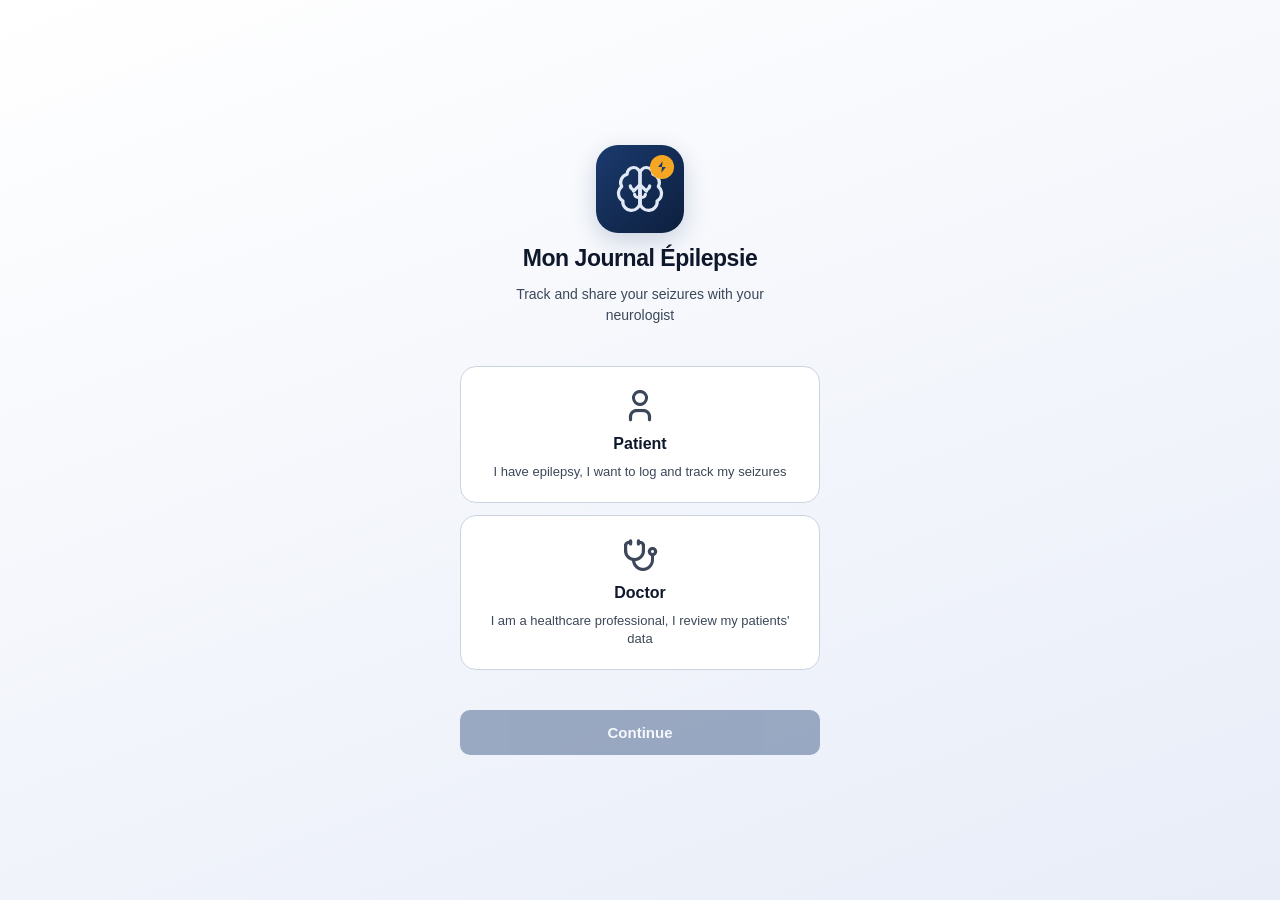
<file: index.html>
<!DOCTYPE html>
<html lang="fr" data-theme="auto">
  <head>
    <meta charset="UTF-8" />
    <meta name="viewport" content="width=device-width, initial-scale=1.0, viewport-fit=cover" />
    <title>Mon Journal Épilepsie</title>
    <link rel="icon" type="image/png" href="./icon.png" />
    <script>
      (function () {
        try {
          var s = JSON.parse(localStorage.getItem("epilepsielog-settings.json")) || {};
          var p = s.theme;
          var dark = p === "dark" ||
            (p !== "light" && window.matchMedia &&
             window.matchMedia("(prefers-color-scheme: dark)").matches);
          document.documentElement.dataset.theme = dark ? "dark" : "light";
        } catch (e) {}
      })();
    </script>
    <!-- Anti-flash langue : pose <html lang> avant le premier rendu React.
         Miroir localStorage écrit par setLang/detectLang (i18n/LanguageContext). -->
    <script>
      try {
        var l = localStorage.getItem("epilepsielog-lang");
        if (l) document.documentElement.lang = l === "zh" ? "zh-CN" : l;
      } catch (e) {}
    </script>
    <script type="module" crossorigin src="./assets/index-BcbQkPng.js"></script>
    <link rel="stylesheet" crossorigin href="./assets/index-BeZMs_gz.css">
  </head>
  <body>
    <div id="root"></div>
  </body>
</html>
</file>
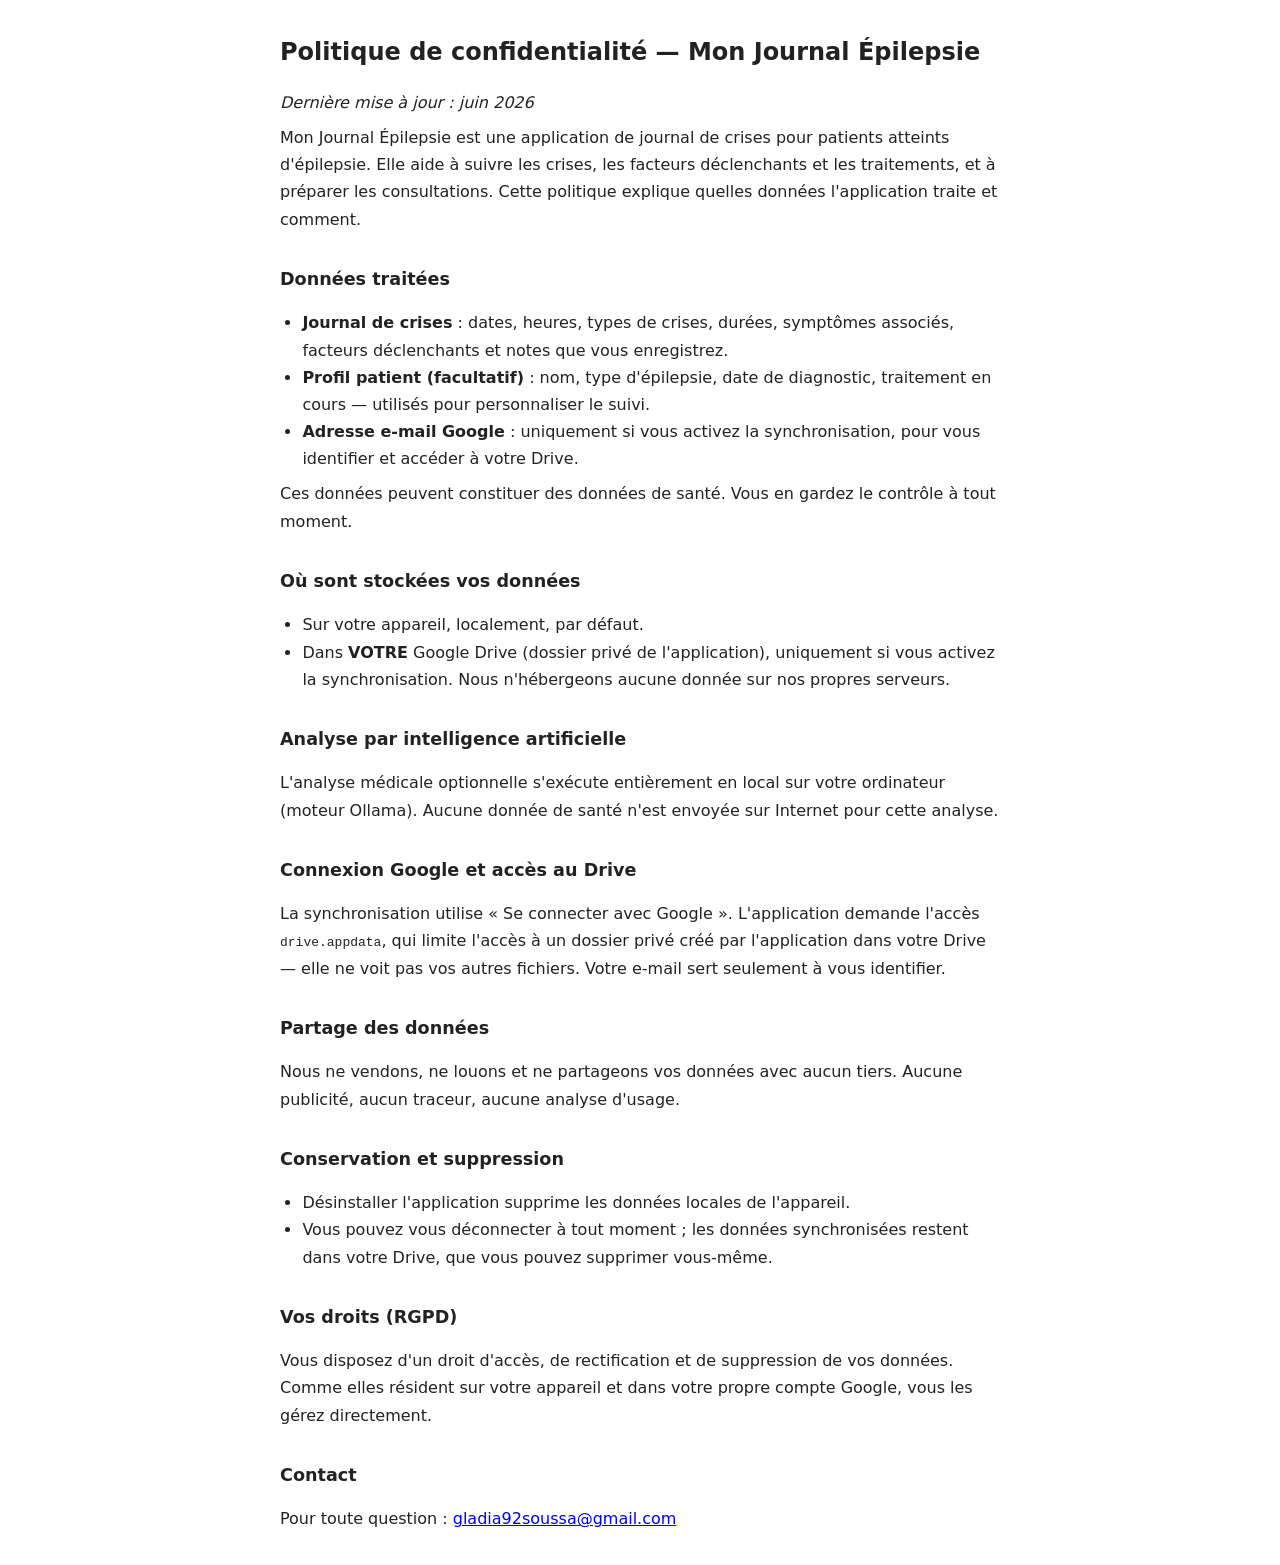
<file: privacy.html>
<!DOCTYPE html>
<html lang="fr">
<head>
  <meta charset="UTF-8" />
  <meta name="viewport" content="width=device-width, initial-scale=1.0" />
  <title>Mon Journal Épilepsie — Politique de confidentialité</title>
  <style>
    body { font-family: system-ui, sans-serif; max-width: 720px; margin: 2rem auto; padding: 0 1.5rem; color: #222; line-height: 1.7; }
    h1 { font-size: 1.5rem; }
    h2 { font-size: 1.1rem; margin-top: 2rem; }
    p, ul { margin: 0.5rem 0; }
    ul { padding-left: 1.4rem; }
  </style>
</head>
<body>
  <h1>Politique de confidentialité — Mon Journal Épilepsie</h1>
  <p><em>Dernière mise à jour : juin 2026</em></p>

  <p>Mon Journal Épilepsie est une application de journal de crises pour patients atteints d'épilepsie. Elle aide à suivre les crises, les facteurs déclenchants et les traitements, et à préparer les consultations. Cette politique explique quelles données l'application traite et comment.</p>

  <h2>Données traitées</h2>
  <ul>
    <li><strong>Journal de crises</strong> : dates, heures, types de crises, durées, symptômes associés, facteurs déclenchants et notes que vous enregistrez.</li>
    <li><strong>Profil patient (facultatif)</strong> : nom, type d'épilepsie, date de diagnostic, traitement en cours — utilisés pour personnaliser le suivi.</li>
    <li><strong>Adresse e-mail Google</strong> : uniquement si vous activez la synchronisation, pour vous identifier et accéder à votre Drive.</li>
  </ul>
  <p>Ces données peuvent constituer des données de santé. Vous en gardez le contrôle à tout moment.</p>

  <h2>Où sont stockées vos données</h2>
  <ul>
    <li>Sur votre appareil, localement, par défaut.</li>
    <li>Dans <strong>VOTRE</strong> Google Drive (dossier privé de l'application), uniquement si vous activez la synchronisation. Nous n'hébergeons aucune donnée sur nos propres serveurs.</li>
  </ul>

  <h2>Analyse par intelligence artificielle</h2>
  <p>L'analyse médicale optionnelle s'exécute entièrement en local sur votre ordinateur (moteur Ollama). Aucune donnée de santé n'est envoyée sur Internet pour cette analyse.</p>

  <h2>Connexion Google et accès au Drive</h2>
  <p>La synchronisation utilise « Se connecter avec Google ». L'application demande l'accès <code>drive.appdata</code>, qui limite l'accès à un dossier privé créé par l'application dans votre Drive — elle ne voit pas vos autres fichiers. Votre e-mail sert seulement à vous identifier.</p>

  <h2>Partage des données</h2>
  <p>Nous ne vendons, ne louons et ne partageons vos données avec aucun tiers. Aucune publicité, aucun traceur, aucune analyse d'usage.</p>

  <h2>Conservation et suppression</h2>
  <ul>
    <li>Désinstaller l'application supprime les données locales de l'appareil.</li>
    <li>Vous pouvez vous déconnecter à tout moment ; les données synchronisées restent dans votre Drive, que vous pouvez supprimer vous-même.</li>
  </ul>

  <h2>Vos droits (RGPD)</h2>
  <p>Vous disposez d'un droit d'accès, de rectification et de suppression de vos données. Comme elles résident sur votre appareil et dans votre propre compte Google, vous les gérez directement.</p>

  <h2>Contact</h2>
  <p>Pour toute question : <a href="mailto:gladia92soussa@gmail.com">gladia92soussa@gmail.com</a></p>
</body>
</html>
</file>
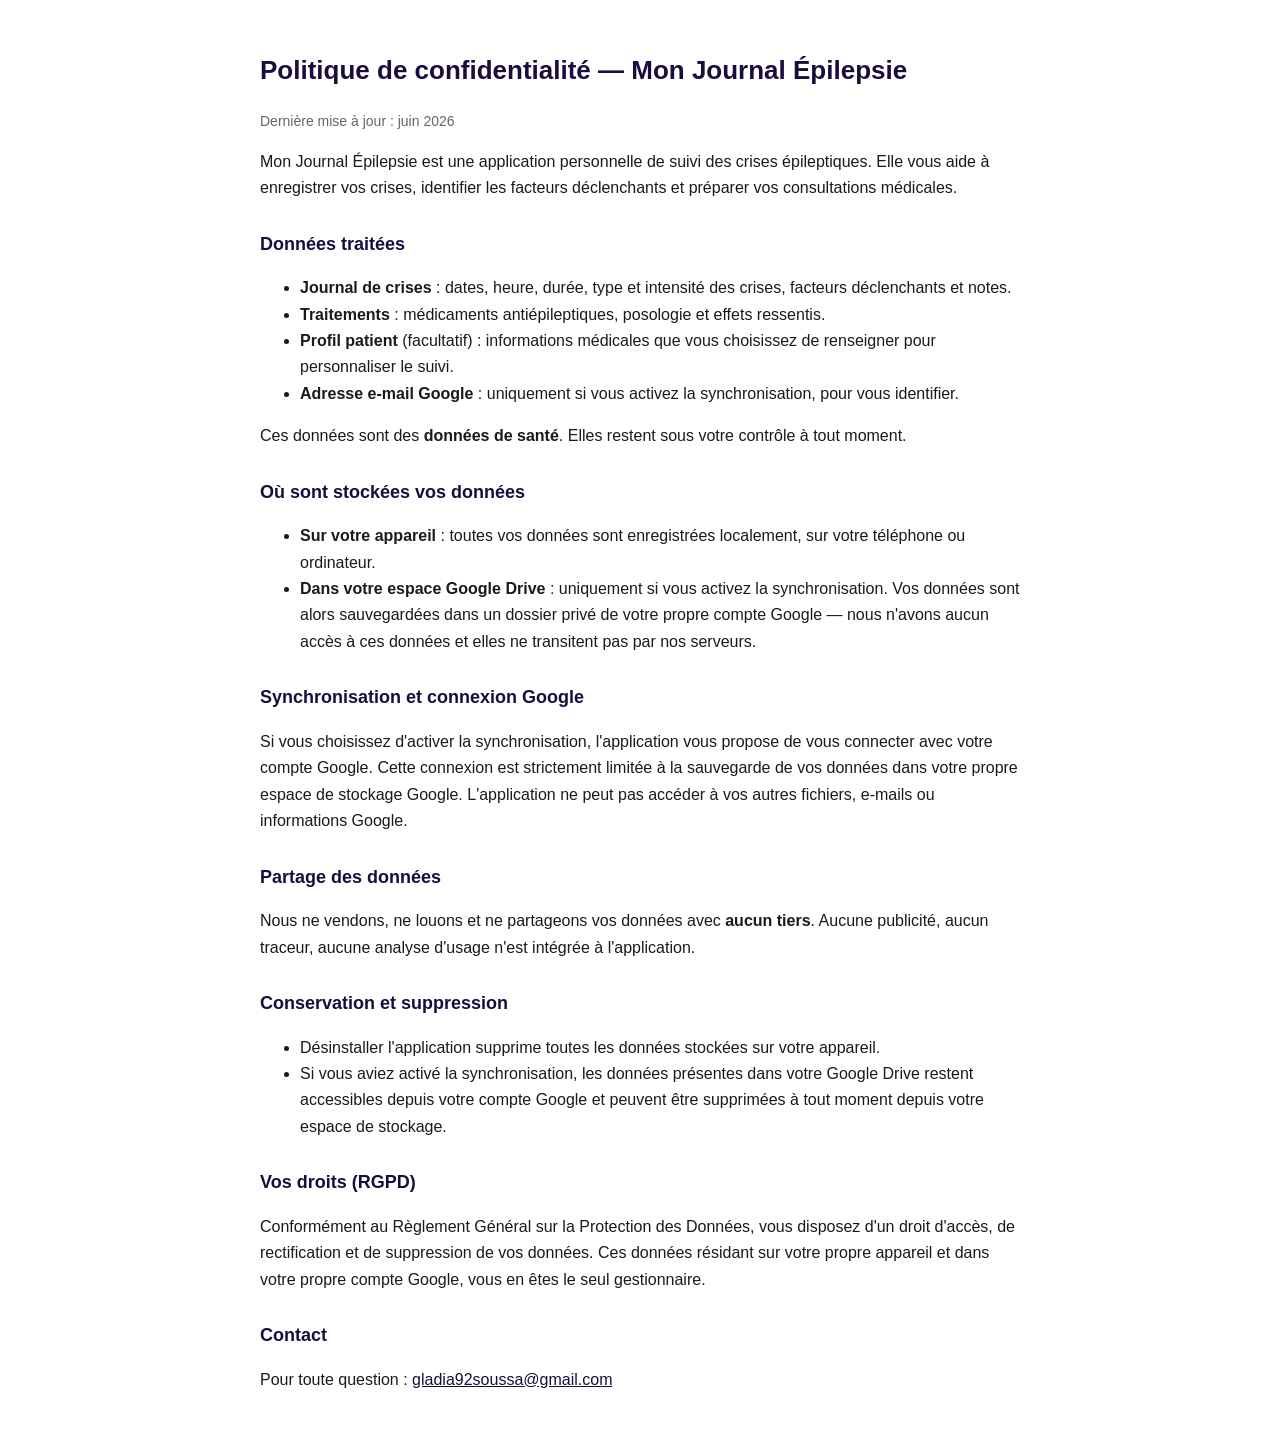
<file: docs/privacy.html>
<!DOCTYPE html>
<html lang="fr">
<head>
  <meta charset="utf-8">
  <meta name="viewport" content="width=device-width, initial-scale=1">
  <title>Mon Journal Épilepsie — Politique de confidentialité</title>
  <style>
    body{font-family:-apple-system,BlinkMacSystemFont,"Segoe UI",Roboto,sans-serif;max-width:760px;margin:0 auto;padding:32px 20px;color:#1a1a1a;line-height:1.65}
    h1{font-size:26px;color:#1a0d3d}h2{font-size:18px;margin-top:28px;color:#1a0d3d}
    .muted{color:#666;font-size:14px}
    a{color:#1a0d3d}
  </style>
</head>
<body>
  <h1>Politique de confidentialité — Mon Journal Épilepsie</h1>
  <p class="muted">Dernière mise à jour : juin 2026</p>

  <p>Mon Journal Épilepsie est une application personnelle de suivi des crises épileptiques. Elle vous aide à enregistrer vos crises, identifier les facteurs déclenchants et préparer vos consultations médicales.</p>

  <h2>Données traitées</h2>
  <ul>
    <li><strong>Journal de crises</strong> : dates, heure, durée, type et intensité des crises, facteurs déclenchants et notes.</li>
    <li><strong>Traitements</strong> : médicaments antiépileptiques, posologie et effets ressentis.</li>
    <li><strong>Profil patient</strong> (facultatif) : informations médicales que vous choisissez de renseigner pour personnaliser le suivi.</li>
    <li><strong>Adresse e-mail Google</strong> : uniquement si vous activez la synchronisation, pour vous identifier.</li>
  </ul>
  <p>Ces données sont des <strong>données de santé</strong>. Elles restent sous votre contrôle à tout moment.</p>

  <h2>Où sont stockées vos données</h2>
  <ul>
    <li><strong>Sur votre appareil</strong> : toutes vos données sont enregistrées localement, sur votre téléphone ou ordinateur.</li>
    <li><strong>Dans votre espace Google Drive</strong> : uniquement si vous activez la synchronisation. Vos données sont alors sauvegardées dans un dossier privé de votre propre compte Google — nous n'avons aucun accès à ces données et elles ne transitent pas par nos serveurs.</li>
  </ul>

  <h2>Synchronisation et connexion Google</h2>
  <p>Si vous choisissez d'activer la synchronisation, l'application vous propose de vous connecter avec votre compte Google. Cette connexion est strictement limitée à la sauvegarde de vos données dans votre propre espace de stockage Google. L'application ne peut pas accéder à vos autres fichiers, e-mails ou informations Google.</p>

  <h2>Partage des données</h2>
  <p>Nous ne vendons, ne louons et ne partageons vos données avec <strong>aucun tiers</strong>. Aucune publicité, aucun traceur, aucune analyse d'usage n'est intégrée à l'application.</p>

  <h2>Conservation et suppression</h2>
  <ul>
    <li>Désinstaller l'application supprime toutes les données stockées sur votre appareil.</li>
    <li>Si vous aviez activé la synchronisation, les données présentes dans votre Google Drive restent accessibles depuis votre compte Google et peuvent être supprimées à tout moment depuis votre espace de stockage.</li>
  </ul>

  <h2>Vos droits (RGPD)</h2>
  <p>Conformément au Règlement Général sur la Protection des Données, vous disposez d'un droit d'accès, de rectification et de suppression de vos données. Ces données résidant sur votre propre appareil et dans votre propre compte Google, vous en êtes le seul gestionnaire.</p>

  <h2>Contact</h2>
  <p>Pour toute question : <a href="mailto:gladia92soussa@gmail.com">gladia92soussa@gmail.com</a></p>
</body>
</html>
</file>
<file: assets/index-BeZMs_gz.css>
:root{--color-primary: #1a3a6e;--color-primary-dark: #0d1f3d;--color-primary-mid: #4868a0;--color-primary-light: #a8bce0;--color-primary-surface:#e8edf8;--color-accent: #f5a623;--color-accent-surface: #fdf3e2;--color-incomplet-bg: #fdf3e2;--color-incomplet-text: #92400e;--color-leger-bg: #e8f5e9;--color-leger-text: #2e7d32;--color-modere-bg: #fff3e0;--color-modere-text: #e65100;--color-severe-bg: #ffebee;--color-severe-text: #c62828;--color-background-primary: #ffffff;--color-background-secondary: #f8fafc;--color-text-primary: #0f172a;--color-text-secondary: #3c4859;--color-text-tertiary: #7e8b9c;--color-border-primary: #e2e8f0;--color-border-secondary: #cbd5e1;--color-border-tertiary: #e2e8f0;--border-radius-sm: 6px;--border-radius-md: 10px;--border-radius-lg: 16px;--border-radius-xl: 24px;--font-mono: "JetBrains Mono", "Fira Code", monospace}[data-theme=dark]{--color-background-primary: #0f172a;--color-background-secondary: #1e293b;--color-text-primary: #f1f5f9;--color-text-secondary: #afbaca;--color-text-tertiary: #75808f;--color-border-primary: #1e293b;--color-border-secondary: #334155;--color-border-tertiary: #1e293b}*,*:before,*:after{box-sizing:border-box;margin:0;padding:0}html,body,#root{height:100%;width:100%;overflow:hidden}body{font-family:-apple-system,BlinkMacSystemFont,Segoe UI,Roboto,sans-serif;background:var(--color-background-primary);color:var(--color-text-primary);-webkit-font-smoothing:antialiased}.app-layout{display:flex;flex-direction:column;height:100%;width:100%;padding-top:env(safe-area-inset-top,0px)}.tab-content{flex:1;overflow-y:auto;overflow-x:hidden;-webkit-overflow-scrolling:touch}.bottom-nav{display:flex;border-top:.5px solid var(--color-border-tertiary);background:var(--color-background-primary);padding-bottom:env(safe-area-inset-bottom,0px);flex-shrink:0}.nav-item{flex:1;display:flex;flex-direction:column;align-items:center;gap:2px;padding:8px 4px 6px;border:none;background:transparent;cursor:pointer;color:var(--color-text-tertiary);transition:color .15s;position:relative}.nav-item i{font-size:22px}.nav-item span{font-size:10px;font-weight:500;white-space:nowrap;overflow:hidden;text-overflow:ellipsis;max-width:60px}.nav-item.active{color:var(--color-primary)}.nav-item.active:before{content:"";position:absolute;top:0;left:50%;transform:translate(-50%);width:32px;height:2px;border-radius:0 0 2px 2px;background:var(--color-primary)}.onboarding{display:flex;flex-direction:column;align-items:center;justify-content:center;min-height:100%;padding:max(2rem,calc(env(safe-area-inset-top,0px) + 1.5rem)) 1.5rem max(2rem,calc(env(safe-area-inset-bottom,0px) + 1rem));gap:2.5rem;background:linear-gradient(160deg,var(--color-background-primary) 0%,var(--color-primary-surface) 100%)}.onboarding-logo{display:flex;flex-direction:column;align-items:center;gap:12px;text-align:center}.onboarding-icon{width:88px;height:88px;border-radius:22px;box-shadow:0 8px 24px #1a3a6e33}.onboarding-logo h1{font-size:23px;font-weight:700;color:var(--color-text-primary);letter-spacing:-.02em}.onboarding-logo p{font-size:14px;color:var(--color-text-secondary);max-width:280px;line-height:1.5}.onboarding-cards{display:flex;flex-direction:column;gap:12px;width:100%;max-width:360px}.profil-card{display:flex;flex-direction:column;align-items:center;gap:10px;padding:20px 16px;border:1.5px solid var(--color-border-secondary);border-radius:var(--border-radius-lg);background:var(--color-background-primary);cursor:pointer;transition:border-color .15s,background .15s,box-shadow .15s;text-align:center}.profil-card:hover{box-shadow:0 2px 10px #1a3a6e14}.profil-card i{font-size:38px;color:var(--color-text-secondary)}.profil-card.selected{border-color:var(--color-primary);background:var(--color-primary-surface);box-shadow:0 2px 12px #1a3a6e1f}.profil-card.selected i{color:var(--color-primary)}.profil-card-title{font-size:16px;font-weight:700;color:var(--color-text-primary)}.profil-card-desc{font-size:13px;color:var(--color-text-secondary);line-height:1.45}.btn-primary{background:var(--color-primary);color:#fff;border:none;border-radius:var(--border-radius-md);padding:14px 24px;font-size:15px;font-weight:600;cursor:pointer;transition:opacity .15s;width:100%;max-width:360px}.btn-primary:disabled{opacity:.4;cursor:not-allowed}.btn-secondary{padding:12px 16px;border-radius:var(--border-radius-md);border:1px solid var(--color-border-secondary);background:var(--color-background-secondary);color:var(--color-text-primary);font-size:14px;font-weight:500;cursor:pointer;display:flex;align-items:center;justify-content:center;gap:8px}.btn-secondary:disabled{opacity:.5;cursor:not-allowed}.btn-secondary.btn-danger{color:var(--color-severe-text);border-color:var(--color-severe-bg)}.splash,.placeholder{display:flex;align-items:center;justify-content:center;height:100%;color:var(--color-text-tertiary);font-size:14px}.swipe-container{flex:1;overflow:hidden;position:relative}.swipe-track{display:flex;height:100%;transition:transform .25s ease}.swipe-page{flex:0 0 100%;width:100%;min-width:100%;overflow-y:auto;-webkit-overflow-scrolling:touch}.pagination-row{display:flex;align-items:center;justify-content:center;gap:12px;padding:10px 0;flex-shrink:0}.pagination-dots{display:flex;justify-content:center;align-items:center;gap:6px}.pagination-arrow{display:none;align-items:center;justify-content:center;width:32px;height:32px;border-radius:50%;border:1px solid var(--color-border-secondary);background:var(--color-background-secondary);color:var(--color-text-secondary);font-size:16px;cursor:pointer;transition:background .15s,color .15s;flex-shrink:0}.pagination-arrow:hover:not(:disabled){background:var(--color-primary-surface);color:var(--color-primary)}.pagination-arrow:disabled{opacity:.35;cursor:not-allowed}@media (min-width: 900px){.pagination-arrow{display:flex}}.pagination-dot{width:8px;height:8px;border-radius:4px;border:none;background:var(--color-border-secondary);cursor:pointer;padding:0;transition:width .15s,background .15s}.pagination-dot.active{width:20px;background:var(--color-primary)}.category-pastille{display:inline-block;width:10px;height:10px;border-radius:50%;flex-shrink:0}.toggle-switch{width:44px;height:26px;min-width:44px;border-radius:13px;background:var(--color-border-secondary);position:relative;display:inline-block;transition:background .15s}.toggle-switch.on{background:var(--color-primary)}.toggle-knob{position:absolute;top:2px;left:2px;width:22px;height:22px;border-radius:50%;background:#fff;transition:transform .15s;box-shadow:0 1px 2px #0003}.toggle-switch.on .toggle-knob{transform:translate(18px)}.fab-crise{position:absolute;bottom:calc(62px + env(safe-area-inset-bottom,0px));right:20px;width:56px;height:56px;border-radius:50%;border:none;background:var(--color-primary);color:#fff;font-size:24px;display:flex;align-items:center;justify-content:center;box-shadow:0 4px 14px #1a3a6e66;cursor:pointer;z-index:50;transition:transform .15s,box-shadow .15s}.fab-crise:hover{box-shadow:0 6px 20px #1a3a6e80}.fab-crise:active{transform:scale(.93)}.fab{display:flex;align-items:center;justify-content:center;gap:8px;margin:4px 20px 14px;padding:14px;border-radius:var(--border-radius-md);border:none;background:var(--color-primary);color:#fff;font-size:14px;font-weight:600;cursor:pointer;flex-shrink:0;transition:background .2s}.fab:disabled{opacity:.5;cursor:not-allowed}.accordeon-categorie{border:1px solid var(--color-border-primary);border-radius:var(--border-radius-md);overflow:hidden;flex-shrink:0}.accordeon-header{display:flex;align-items:center;gap:10px;width:100%;padding:12px 14px;border:none;background:var(--color-background-secondary);color:var(--color-text-primary);cursor:pointer;text-align:left}.accordeon-header i{color:var(--color-text-tertiary);flex-shrink:0}.accordeon-title{flex:1;font-size:14px;font-weight:600}.accordeon-badge{font-size:11px;color:var(--color-text-tertiary)}.accordeon-body{padding:10px 14px;display:flex;flex-direction:column;gap:10px}.theme-choix{display:flex;gap:8px}.theme-btn{flex:1;display:flex;flex-direction:column;align-items:center;gap:4px;padding:12px 0;border-radius:var(--border-radius-md);border:1px solid var(--color-border-secondary);background:var(--color-background-secondary);color:var(--color-text-secondary);cursor:pointer;font-size:12px}.theme-btn i{font-size:20px}.theme-btn.active{border-color:var(--color-primary);color:var(--color-primary);background:var(--color-primary-surface)}.note-jour{width:100%;border-radius:var(--border-radius-md);border:1px solid var(--color-border-secondary);background:var(--color-background-secondary);color:var(--color-text-primary);padding:10px 14px;font-size:14px;font-family:inherit;resize:vertical}.bottom-sheet-overlay{position:fixed;top:0;right:0;bottom:0;left:0;background:#0f172a73;display:flex;align-items:flex-end;z-index:100}.bottom-sheet{background:var(--color-background-primary);border-radius:var(--border-radius-xl) var(--border-radius-xl) 0 0;padding:12px 20px calc(24px + env(safe-area-inset-bottom,0px));width:100%;max-height:80vh;overflow-y:auto;display:flex;flex-direction:column;gap:12px;animation:slideUp .2s ease-out}@keyframes slideUp{0%{transform:translateY(100%)}to{transform:translateY(0)}}.bottom-sheet-handle{width:36px;height:4px;border-radius:2px;background:var(--color-border-secondary);margin:0 auto 8px}.bottom-sheet h3{font-size:16px;font-weight:600}.bottom-sheet-vide{color:var(--color-text-tertiary);font-size:13px}.sheet-heure-row{display:flex;align-items:center;gap:10px;font-size:14px;color:var(--color-text-secondary)}.sheet-heure-input{padding:8px 12px;border-radius:var(--border-radius-md);border:1px solid var(--color-border-secondary);background:var(--color-background-secondary);color:var(--color-text-primary);font-size:15px;font-weight:600;width:96px}.sheet-type-label{font-size:13px;font-weight:600;color:var(--color-text-secondary);text-transform:uppercase;letter-spacing:.04em}.sheet-types-grid{display:grid;grid-template-columns:1fr 1fr;gap:8px}.sheet-type-btn{min-height:52px;padding:10px 12px;border-radius:var(--border-radius-md);border:1.5px solid var(--color-border-secondary);background:var(--color-background-secondary);color:var(--color-text-primary);font-size:13px;font-weight:500;cursor:pointer;display:flex;align-items:center;gap:8px;transition:border-color .15s,background .15s;text-align:left}.sheet-type-btn:hover{border-color:var(--color-border-secondary);background:var(--color-background-primary)}.sheet-type-btn.selected{font-weight:600}.crises-screen{display:flex;flex-direction:column;height:100%;position:relative}.crises-header{display:flex;flex-direction:column;gap:8px;padding:12px 16px 8px;flex-shrink:0;border-bottom:.5px solid var(--color-border-primary)}.crises-header-top{display:flex;align-items:center;justify-content:space-between;gap:8px}.crises-title-group{display:flex;flex-direction:column;align-items:center;gap:1px}.crises-title{font-size:17px;font-weight:700;text-transform:capitalize;text-align:center}.crises-count{font-size:12px;color:var(--color-text-tertiary);font-weight:500}.mois-nav-btn{background:none;border:none;font-size:20px;color:var(--color-text-secondary);cursor:pointer;padding:6px 8px;border-radius:var(--border-radius-sm);display:flex;align-items:center;justify-content:center;transition:background .12s,color .12s;flex-shrink:0}.mois-nav-btn:hover:not(:disabled){background:var(--color-background-secondary);color:var(--color-primary)}.mois-nav-btn:disabled{opacity:.3;cursor:not-allowed}.btn-mois-courant{display:flex;align-items:center;gap:6px;font-size:12px;font-weight:600;color:var(--color-primary);background:var(--color-primary-surface);border:none;border-radius:var(--border-radius-sm);padding:5px 10px;cursor:pointer;align-self:center;transition:background .12s}.btn-mois-courant:hover{background:var(--color-primary-light);color:#fff}.filter-chips{display:flex;gap:8px;overflow-x:auto;padding-bottom:4px;-ms-overflow-style:none;scrollbar-width:none}.filter-chips::-webkit-scrollbar{display:none}.filter-chip{display:flex;align-items:center;gap:5px;padding:5px 12px;border-radius:20px;border:1px solid var(--color-border-secondary);background:var(--color-background-secondary);color:var(--color-text-secondary);font-size:12px;font-weight:500;white-space:nowrap;cursor:pointer;transition:background .12s,border-color .12s;flex-shrink:0}.filter-chip.active{border-color:var(--color-primary);background:var(--color-primary-surface);color:var(--color-primary)}.crises-liste{flex:1;overflow-y:auto;padding:12px 20px calc(80px + env(safe-area-inset-bottom,0px));display:flex;flex-direction:column;gap:10px}.crises-vide{flex:1;display:flex;flex-direction:column;align-items:center;justify-content:center;gap:12px;color:var(--color-text-secondary);text-align:center;padding:32px 24px 100px}.crises-vide i{font-size:44px;color:var(--color-primary-light)}.crises-vide p{font-size:14px;font-weight:500;color:var(--color-text-secondary)}.crises-vide small{font-size:12px;color:var(--color-text-tertiary)}.crise-card{display:flex;flex-direction:column;gap:6px;padding:14px;border-radius:var(--border-radius-md);background:var(--color-background-secondary);border:none;cursor:pointer;text-align:left;color:var(--color-text-primary);position:relative;transition:background .12s,transform .1s;border:1px solid transparent}.crise-card:hover{border-color:var(--color-border-secondary)}.crise-card:active{background:var(--color-primary-surface);transform:scale(.99)}.crise-card-header{display:flex;align-items:center;justify-content:space-between;gap:8px}.crise-card-left{display:flex;flex-direction:column;gap:1px;flex:1;min-width:0}.crise-card-heure{font-size:16px;font-weight:700;line-height:1.2}.crise-card-date{font-size:12px;color:var(--color-text-tertiary)}.crise-card-badges{display:flex;flex-direction:column;align-items:flex-end;gap:4px;flex-shrink:0}.badge-type-crise{display:flex;align-items:center;gap:5px;font-size:11px;font-weight:600;padding:4px 10px;border-radius:20px;color:#fff;letter-spacing:.01em}.badge-incomplet{font-size:10px;font-weight:600;padding:2px 8px;border-radius:10px;background:var(--color-incomplet-bg);color:var(--color-incomplet-text);letter-spacing:.02em;text-transform:uppercase}.crise-card-footer{display:flex;align-items:center;gap:6px;font-size:12px;color:var(--color-text-tertiary);padding-top:2px}.formulaire-screen{display:flex;flex-direction:column;height:100%}.formulaire-header{display:flex;align-items:center;gap:12px;padding:14px 16px;border-bottom:1px solid var(--color-border-primary);flex-shrink:0}.formulaire-back{background:none;border:none;font-size:20px;color:var(--color-text-secondary);cursor:pointer;padding:4px}.formulaire-header h2{flex:1;font-size:16px;font-weight:600}.formulaire-body{flex:1;overflow-y:auto;padding:16px 20px 20px;display:flex;flex-direction:column;gap:20px}.formulaire-section{display:flex;flex-direction:column;gap:8px}.formulaire-section-label{font-size:12px;font-weight:600;color:var(--color-text-tertiary);text-transform:uppercase;letter-spacing:.04em}.datetime-row{display:flex;gap:8px}.datetime-input{flex:1;padding:10px 14px;border-radius:var(--border-radius-md);border:1px solid var(--color-border-secondary);background:var(--color-background-secondary);color:var(--color-text-primary);font-size:14px;font-family:inherit}.duree-row{display:flex;align-items:center;gap:8px}.duree-input{width:72px;padding:10px 12px;border-radius:var(--border-radius-md);border:1px solid var(--color-border-secondary);background:var(--color-background-secondary);color:var(--color-text-primary);font-size:15px;text-align:center;font-weight:600}.duree-label{font-size:13px;color:var(--color-text-secondary)}.chips-multi{display:flex;flex-wrap:wrap;gap:8px}.chip-multi{padding:7px 14px;border-radius:20px;border:1.5px solid var(--color-border-secondary);background:var(--color-background-secondary);color:var(--color-text-secondary);font-size:13px;font-weight:500;cursor:pointer;transition:background .12s,border-color .12s,color .12s;display:flex;align-items:center;gap:5px}.chip-multi:hover{border-color:var(--color-primary-mid);color:var(--color-text-primary)}.chip-multi.selected{border-color:var(--color-primary);background:var(--color-primary-surface);color:var(--color-primary);font-weight:600}.suggestion-semantique{display:flex;justify-content:space-between;align-items:center;background:var(--color-primary-surface);border-radius:var(--border-radius-md);padding:10px 14px;font-size:14px;font-weight:500;color:var(--color-primary-dark)}.suggestion-actions{display:flex;gap:8px}.suggestion-btn{width:32px;height:32px;border-radius:50%;border:none;cursor:pointer;display:flex;align-items:center;justify-content:center}.suggestion-yes{background:var(--color-leger-bg);color:var(--color-leger-text)}.suggestion-no{background:var(--color-severe-bg);color:var(--color-severe-text)}.formulaire-footer{padding:12px 20px;display:flex;flex-direction:column;gap:8px;border-top:1px solid var(--color-border-primary);flex-shrink:0}.btn-complet{padding:12px;border-radius:var(--border-radius-md);border:1.5px solid var(--color-primary);background:transparent;color:var(--color-primary);font-size:14px;font-weight:600;cursor:pointer;display:flex;align-items:center;justify-content:center;gap:8px}.btn-complet.active{background:var(--color-primary);color:#fff}.saisie-libre{display:flex;gap:8px;align-items:center}.saisie-libre input{flex:1;padding:10px 14px;border-radius:var(--border-radius-md);border:1px solid var(--color-border-secondary);background:var(--color-background-secondary);color:var(--color-text-primary);font-size:14px}.saisie-libre button{width:40px;height:40px;min-width:40px;border-radius:50%;border:none;background:var(--color-primary);color:#fff;display:flex;align-items:center;justify-content:center;cursor:pointer}.calendrier{padding:16px 20px;display:flex;flex-direction:column;height:100%}.calendrier-header{display:flex;align-items:center;justify-content:space-between;margin-bottom:14px;flex-shrink:0}.calendrier-header button{background:none;border:none;font-size:20px;color:var(--color-text-secondary);cursor:pointer;padding:6px}.calendrier-header h2{font-size:17px;font-weight:600;text-transform:capitalize}.calendrier-grid-header{display:grid;grid-template-columns:repeat(7,1fr);text-align:center;margin-bottom:4px;flex-shrink:0}.calendrier-jour-label{font-size:11px;color:var(--color-text-tertiary);font-weight:600;padding:4px 0}.calendrier-grid{display:grid;grid-template-columns:repeat(7,1fr);gap:6px}.calendrier-cell{aspect-ratio:1;border:none;border-radius:var(--border-radius-sm);background:var(--color-background-secondary);display:flex;align-items:center;justify-content:center;position:relative;font-size:13px;font-weight:500;color:var(--color-text-primary);cursor:pointer;transition:opacity .1s}.calendrier-cell:hover:not(.vide){opacity:.85}.calendrier-cell.vide{background:transparent;cursor:default}.calendrier-cell.aujourdhui{box-shadow:inset 0 0 0 2px var(--color-primary);font-weight:700}.calendrier-cell.niveau-1{background:#a8bce0;color:var(--color-primary-dark)}.calendrier-cell.niveau-2{background:#4868a0;color:#fff}.calendrier-cell.niveau-3{background:#1a3a6e;color:#fff}.calendrier-cell.niveau-4{background:#0d1f3d;color:#fff}[data-theme=dark] .calendrier-cell.niveau-1{background:#1c2e4a;color:var(--color-primary-light)}[data-theme=dark] .calendrier-cell.niveau-2{background:#243a6a;color:#fff}[data-theme=dark] .calendrier-cell.niveau-3{background:#1a3a6e;color:#fff}.calendrier-legende{display:flex;align-items:center;justify-content:center;gap:6px;margin-top:14px;font-size:11px;color:var(--color-text-tertiary);flex-shrink:0}.legende-swatch{width:14px;height:14px;border-radius:4px;display:inline-block;background:var(--color-background-secondary)}.legende-swatch.niveau-1{background:#a8bce0}.legende-swatch.niveau-2{background:#4868a0}.legende-swatch.niveau-3{background:#1a3a6e}.legende-swatch.niveau-4{background:#0d1f3d}.bs-crises-liste{display:flex;flex-direction:column;gap:8px}.bs-crise-row{display:flex;align-items:center;gap:10px;padding:10px 12px;background:var(--color-background-secondary);border-radius:var(--border-radius-md);cursor:pointer}.bs-crise-heure{font-size:14px;font-weight:700;flex-shrink:0}.bs-crise-type{flex:1;font-size:13px}.bs-crise-incomplet{font-size:11px;color:var(--color-incomplet-text)}.symptomes-screen{padding:16px 20px;display:flex;flex-direction:column;gap:12px;height:100%}.search-bar{display:flex;align-items:center;gap:8px;background:var(--color-background-secondary);border-radius:var(--border-radius-md);padding:10px 14px;flex-shrink:0}.search-bar i{color:var(--color-text-tertiary)}.search-bar input{flex:1;border:none;background:none;outline:none;font-size:14px;color:var(--color-text-primary)}.symptomes-accordeon{display:flex;flex-direction:column;gap:8px;overflow-y:auto;padding-bottom:calc(16px + env(safe-area-inset-bottom,0px))}.symptome-detail{padding:10px 0;border-bottom:1px solid var(--color-border-primary)}.symptome-detail:last-child{border-bottom:none}.symptome-detail.ignore{opacity:.5}.symptome-detail-header{display:flex;justify-content:space-between;align-items:baseline;gap:8px;flex-wrap:wrap}.symptome-detail-label{font-size:14px;font-weight:600}.badge-frequence{font-size:11px;color:var(--color-primary);background:var(--color-primary-surface);padding:2px 8px;border-radius:10px;white-space:nowrap}.symptome-detail-desc{font-size:13px;color:var(--color-text-secondary);margin:4px 0 8px;line-height:1.4}.btn-toggle-actif{font-size:12px;font-weight:600;padding:6px 12px;border-radius:var(--border-radius-sm);border:1px solid var(--color-border-secondary);background:transparent;color:var(--color-text-secondary);cursor:pointer}.btn-toggle-actif.actif{color:var(--color-severe-text);border-color:var(--color-severe-bg)}.reglages-screen{padding:16px 20px calc(48px + env(safe-area-inset-bottom,0px));display:flex;flex-direction:column;gap:0;overflow-y:auto;height:100%}.reglages-section{display:flex;flex-direction:column;gap:10px;padding:18px 0;border-bottom:1px solid var(--color-border-primary)}.reglages-section:last-child{border-bottom:none}.reglages-section h3{font-size:11px;font-weight:700;color:var(--color-text-tertiary);text-transform:uppercase;letter-spacing:.06em;margin-bottom:2px}.reglages-champ{display:flex;flex-direction:column;gap:4px;font-size:13px;color:var(--color-text-secondary)}.reglages-champ input,.reglages-champ select,.reglages-champ textarea{padding:10px 14px;border-radius:var(--border-radius-md);border:1px solid var(--color-border-secondary);background:var(--color-background-secondary);color:var(--color-text-primary);font-size:14px;font-family:inherit}.reglages-toggle-row{display:flex;justify-content:space-between;align-items:center;padding:8px 0;cursor:pointer;font-size:14px}.reglages-info{font-size:13px;color:var(--color-text-secondary);line-height:1.4}.reglages-info.erreur{color:var(--color-severe-text)}.traitement-liste{display:flex;flex-direction:column;gap:8px}.traitement-card{padding:12px 14px;border-radius:var(--border-radius-md);background:var(--color-background-secondary);display:flex;flex-direction:column;gap:4px;border:1px solid var(--color-border-primary)}.traitement-card-header{display:flex;justify-content:space-between;align-items:center}.traitement-nom{font-size:14px;font-weight:600}.traitement-dosage{font-size:12px;font-weight:500;color:var(--color-primary);background:var(--color-primary-surface);padding:1px 7px;border-radius:8px}.traitement-horaires{font-size:12px;color:var(--color-text-tertiary);display:flex;align-items:center;gap:4px}.traitement-delete{background:none;border:none;color:var(--color-text-tertiary);cursor:pointer;padding:4px 6px;font-size:16px;border-radius:var(--border-radius-sm);transition:background .12s,color .12s}.traitement-delete:hover{background:var(--color-severe-bg);color:var(--color-severe-text)}.patients-screen{height:100%;position:relative;padding:16px 20px;display:flex;flex-direction:column}.patients-vide{flex:1;display:flex;flex-direction:column;align-items:center;justify-content:center;gap:12px;text-align:center;color:var(--color-text-secondary);padding:0 20px}.patients-vide i{font-size:48px;color:var(--color-text-tertiary)}.patients-liste{display:flex;flex-direction:column;gap:10px;overflow-y:auto;padding-bottom:80px}.patient-card-wrapper{position:relative;border-radius:var(--border-radius-md);overflow:hidden}.patient-card-delete{position:absolute;right:0;top:0;bottom:0;width:80px;border:none;background:var(--color-severe-text);color:#fff;display:flex;flex-direction:column;align-items:center;justify-content:center;gap:4px;font-size:11px;cursor:pointer}.patient-card{width:100%;display:flex;align-items:center;gap:12px;padding:14px;border:none;border-radius:var(--border-radius-md);background:var(--color-background-secondary);color:var(--color-text-primary);cursor:pointer;text-align:left;position:relative;z-index:1;transition:transform .15s ease-out}.patient-card-initiales{width:44px;height:44px;min-width:44px;border-radius:50%;background:var(--color-primary-surface);color:var(--color-primary);display:flex;align-items:center;justify-content:center;font-weight:600;font-size:15px}.patient-card-info{display:flex;flex-direction:column;gap:2px;flex:1;min-width:0}.patient-card-nom{font-size:15px;font-weight:600}.patient-card-meta{font-size:12px;color:var(--color-text-tertiary)}.patient-card-activite{width:10px;height:10px;min-width:10px;border-radius:50%;background:var(--color-border-secondary)}.patient-card-activite.niveau-1{background:#a8bce0}.patient-card-activite.niveau-2{background:#4868a0}.patient-card-activite.niveau-3{background:var(--color-primary)}.patient-card-activite.niveau-4{background:var(--color-accent)}.dossier-patient{display:flex;flex-direction:column;height:100%}.dossier-header{display:flex;align-items:center;gap:12px;padding:14px 16px;border-bottom:1px solid var(--color-border-primary);flex-shrink:0}.dossier-back{background:none;border:none;font-size:20px;color:var(--color-text-secondary);cursor:pointer;padding:4px}.dossier-header-info{flex:1;display:flex;flex-direction:column;gap:2px;min-width:0}.dossier-nom{font-size:15px;font-weight:600;overflow:hidden;text-overflow:ellipsis;white-space:nowrap}.dossier-meta{font-size:12px;color:var(--color-text-tertiary);text-transform:capitalize}.dossier-nav{display:flex;gap:4px;flex-shrink:0}.dossier-nav button{background:none;border:none;font-size:18px;color:var(--color-text-secondary);cursor:pointer;padding:4px}.dossier-nav button:disabled{opacity:.3;cursor:default}.dossier-vue-label{text-align:center;font-size:12px;font-weight:600;color:var(--color-text-tertiary);text-transform:uppercase;letter-spacing:.05em;padding:8px 0;flex-shrink:0}.synthese-vue{padding:4px 20px 24px;display:flex;flex-direction:column;gap:20px}.mini-heatmap .calendrier-grid{gap:4px}.mini-heatmap .calendrier-cell.mini{font-size:10px;border-radius:4px}.metric-cards{display:flex;gap:10px;overflow-x:auto}.metric-card{flex:1 0 140px;background:var(--color-background-secondary);border-radius:var(--border-radius-md);padding:14px;display:flex;flex-direction:column;gap:4px}.metric-value{font-size:20px;font-weight:700;display:flex;align-items:center;gap:6px}.metric-value.alerte{color:var(--color-accent)}.metric-label{font-size:12px;color:var(--color-text-secondary)}.timeline-crises h3{font-size:14px;font-weight:600;margin-bottom:12px}.timeline{display:flex;flex-direction:column;border-left:2px solid var(--color-primary);padding-left:16px}.timeline-item{position:relative;padding:10px 0;cursor:pointer}.timeline-point{position:absolute;left:-21px;top:14px;width:8px;height:8px;border-radius:50%;background:var(--color-accent)}.timeline-date{font-size:13px;font-weight:500}.timeline-heure{font-size:12px;color:var(--color-text-tertiary)}.timeline-tooltip{margin-top:6px;background:var(--color-background-secondary);border-radius:var(--border-radius-sm);padding:8px 10px;font-size:12px;color:var(--color-text-secondary);display:flex;flex-direction:column;gap:2px}.timeline-note{font-style:italic;margin-top:4px}.crises-vue-medecin{padding:4px 20px 24px;display:flex;flex-direction:column;gap:20px}.barres-facteurs{display:flex;flex-direction:column;gap:4px}.barre-facteur{width:100%;display:flex;align-items:center;gap:10px;background:none;border:none;padding:8px 0;cursor:pointer;text-align:left;color:var(--color-text-primary)}.barre-label{font-size:13px;width:140px;flex-shrink:0;overflow:hidden;text-overflow:ellipsis;white-space:nowrap}.barre-track{flex:1;height:8px;border-radius:4px;background:var(--color-border-primary);overflow:hidden}.barre-fill{display:block;height:100%;border-radius:4px;background:var(--color-accent)}.barre-pct{font-size:12px;color:var(--color-text-tertiary);width:36px;text-align:right;flex-shrink:0}.rapport-ia-vue{padding:4px 20px 24px;display:flex;flex-direction:column;gap:14px}.badge-ia{align-self:flex-start;font-size:11px;font-weight:600;color:var(--color-accent);background:var(--color-accent-surface);padding:4px 10px;border-radius:10px}.rapport-accordeon{display:flex;flex-direction:column;gap:8px}.rapport-texte{font-size:13px;line-height:1.5;color:var(--color-text-secondary);white-space:pre-wrap}.notes-medecin-vue{padding:4px 20px 24px;display:flex;flex-direction:column;gap:12px}.notes-medecin-vue h3{font-size:14px;font-weight:600}.notes-historique{display:flex;flex-direction:column;gap:8px}.note-card{background:var(--color-background-secondary);border-radius:var(--border-radius-md);padding:10px 12px;font-size:13px;line-height:1.4}.note-card-header{display:flex;justify-content:space-between;align-items:center;margin-bottom:4px}.note-card-date{font-size:11px;font-weight:600;color:var(--color-text-tertiary)}.note-card-delete{background:none;border:none;color:var(--color-text-tertiary);cursor:pointer;font-size:14px}.app-layout-desktop{display:flex;flex-direction:row;height:100%;width:100%}.sidebar-nav{width:260px;min-width:260px;display:flex;flex-direction:column;gap:4px;padding:16px 12px;border-right:1px solid var(--color-border-primary);background:var(--color-background-secondary);overflow-y:auto}.sidebar-nav-header{display:flex;align-items:center;gap:10px;padding:8px 10px 16px;font-size:15px;font-weight:700;color:var(--color-text-primary)}.sidebar-nav-logo{width:32px;height:32px;border-radius:var(--border-radius-sm)}.sidebar-nav-item{display:flex;align-items:center;gap:12px;width:100%;padding:10px 12px;border:none;border-radius:var(--border-radius-md);background:transparent;color:var(--color-text-secondary);font-size:14px;font-weight:500;cursor:pointer;text-align:left;transition:background .15s,color .15s}.sidebar-nav-item i{font-size:18px;flex-shrink:0}.sidebar-nav-item:hover{background:var(--color-background-primary)}.sidebar-nav-item.active{background:var(--color-primary-surface);color:var(--color-primary)}.desktop-content{flex:1;overflow-y:auto;padding:24px 32px}.desktop-page-header{display:flex;align-items:center;justify-content:space-between;margin-bottom:20px}.desktop-page-header h2{font-size:20px;font-weight:700;text-transform:capitalize}.desktop-page-header-nav{display:flex;align-items:center;gap:6px}.desktop-page-header-nav button{background:var(--color-background-secondary);border:1px solid var(--color-border-secondary);border-radius:var(--border-radius-sm);font-size:18px;color:var(--color-text-secondary);cursor:pointer;padding:6px 10px}.dashboard-grid{display:grid;grid-template-columns:repeat(auto-fit,minmax(180px,1fr));gap:12px;margin-bottom:24px}.dashboard-grid .metric-card{flex:none}.sidebar-import{margin-bottom:8px;justify-content:center;border:1px dashed var(--color-border-secondary)}.sidebar-patients-liste{display:flex;flex-direction:column;gap:2px;flex:1;overflow-y:auto;margin-bottom:8px}.sidebar-patient-row{position:relative;display:flex;align-items:center}.sidebar-patient-row .sidebar-nav-item{flex:1;min-width:0}.sidebar-patient-row .sidebar-nav-item span:nth-child(2){flex:1;overflow:hidden;text-overflow:ellipsis;white-space:nowrap}.patient-card-initiales.small{width:28px;height:28px;min-width:28px;font-size:12px}.sidebar-patient-delete{position:absolute;right:6px;border:none;background:transparent;color:var(--color-text-tertiary);cursor:pointer;padding:6px;border-radius:var(--border-radius-sm);opacity:0;transition:opacity .15s}.sidebar-patient-row:hover .sidebar-patient-delete{opacity:1}.sidebar-patient-delete:hover{color:var(--color-severe-text);background:var(--color-severe-bg)}.sidebar-nav-bottom{margin-top:auto}.dossier-tabs{display:flex;gap:4px;border-bottom:1px solid var(--color-border-primary);margin-bottom:16px}.dossier-tab-button{padding:10px 16px;border:none;background:transparent;color:var(--color-text-secondary);font-size:14px;font-weight:500;cursor:pointer;border-bottom:2px solid transparent;margin-bottom:-1px}.dossier-tab-button.active{color:var(--color-primary);border-bottom-color:var(--color-primary);font-weight:600}.dossier-tab-content{flex:1;overflow-y:auto}.vue-mensuelle-heatmap .calendrier-grid{gap:8px;max-width:560px}.vue-mensuelle-heatmap .calendrier-cell{font-size:15px;border-radius:var(--border-radius-sm)}.vue-mensuelle-layout{display:flex;gap:32px;flex-wrap:wrap}.vue-mensuelle-heatmap-col{flex:1;min-width:320px}.desktop-modal-overlay{position:fixed;top:0;right:0;bottom:0;left:0;background:#0f172a73;display:flex;align-items:center;justify-content:center;z-index:100}.desktop-modal{background:var(--color-background-primary);border-radius:var(--border-radius-lg);padding:20px 24px;width:100%;max-width:420px;max-height:80vh;overflow-y:auto;display:flex;flex-direction:column;gap:12px}.desktop-modal h3{font-size:16px;font-weight:600;text-transform:capitalize}.import-conflict-modal{margin:0 16px}.import-conflict-liste{display:flex;flex-direction:column;gap:8px}.import-conflict-option{display:flex;flex-direction:column;gap:2px;padding:10px 14px;border:1px solid var(--color-border-secondary);border-radius:var(--border-radius-md);background:var(--color-background-secondary);text-align:left;cursor:pointer;transition:background .15s,border-color .15s}.import-conflict-option:hover{background:var(--color-primary-surface);border-color:var(--color-primary)}.import-conflict-option-titre{font-size:14px;font-weight:600;color:var(--color-text-primary)}.import-conflict-option-meta{font-size:12px;color:var(--color-text-secondary)}.dictionnaire-liste{display:flex;flex-direction:column;gap:8px;margin-top:16px}.dictionnaire-row{display:flex;align-items:center;gap:12px;padding:10px 14px;border-radius:var(--border-radius-md);background:var(--color-background-secondary)}.dictionnaire-row-phrase{flex:1;font-size:14px;font-style:italic}.dictionnaire-row-assoc{display:flex;align-items:center;gap:8px;font-size:13px;font-weight:500;color:var(--color-text-secondary)}.dictionnaire-row-actions{display:flex;gap:4px}.dictionnaire-row-actions button{border:none;background:transparent;color:var(--color-text-tertiary);cursor:pointer;padding:6px;font-size:15px;border-radius:var(--border-radius-sm)}.dictionnaire-row-actions button:hover{background:var(--color-background-primary)}.dictionnaire-form{display:flex;gap:8px;align-items:center;flex-wrap:wrap;padding:14px;border-radius:var(--border-radius-md);border:1px dashed var(--color-border-secondary);margin-top:16px}.dictionnaire-form input,.dictionnaire-form select{padding:10px 14px;border-radius:var(--border-radius-md);border:1px solid var(--color-border-secondary);background:var(--color-background-primary);color:var(--color-text-primary);font-size:14px;font-family:inherit}.dictionnaire-form input{flex:1;min-width:200px}.dictionnaire-form .btn-primary{width:auto;max-width:none;flex-shrink:0}.correction-row{display:flex;align-items:center;gap:12px;padding:10px 14px;border-radius:var(--border-radius-md);background:var(--color-background-secondary);font-size:13px}.correction-row-texte{flex:1}.correction-row-texte strong{font-style:italic}.correction-row-actions{display:flex;gap:4px}.correction-row-actions button{border:none;cursor:pointer;padding:6px 10px;border-radius:var(--border-radius-sm);font-size:15px}.correction-accept{background:var(--color-leger-bg);color:var(--color-leger-text)}.correction-reject{background:var(--color-severe-bg);color:var(--color-severe-text)}@media (max-width: 899px){.app-layout-desktop{display:none}}.bandeau-maj{position:fixed;top:calc(env(safe-area-inset-top,0px) + 8px);left:10px;right:10px;z-index:260;display:flex;align-items:center;gap:8px;padding:10px 14px;font-size:12.5px;font-weight:500;background:var(--color-background-primary);border:1px solid var(--color-border-secondary);border-radius:12px;box-shadow:0 6px 20px #0003}.bandeau-maj span{flex:1}.bandeau-maj a{font-weight:700;text-decoration:underline;color:inherit}.bandeau-maj button{background:none;border:none;padding:4px;cursor:pointer;color:inherit;display:flex}.legal-modal-body{max-height:55vh;overflow-y:auto;display:flex;flex-direction:column;gap:12px;margin:12px 0 16px}.legal-section h4{font-size:13px;font-weight:600;color:var(--color-text-primary);margin-bottom:4px}.legal-section p{font-size:13px;color:var(--color-text-secondary);line-height:1.5}/*!
 * Tabler Icons 3.44.0 by tabler - https://tabler.io
 * License - https://github.com/tabler/tabler-icons/blob/master/LICENSE
 */@font-face{font-family:tabler-icons;font-style:normal;font-weight:400;src:url(./tabler-icons-CKaxJfX3.woff2?v3.44.0) format("woff2"),url(./tabler-icons-KWc1JFMo.woff?) format("woff"),url(./tabler-icons-DSK2_1ka.ttf?v3.44.0) format("truetype")}.ti{font-family:tabler-icons!important;speak:none;font-style:normal;font-weight:400;font-variant:normal;text-transform:none;line-height:1;-webkit-font-smoothing:antialiased;-moz-osx-font-smoothing:grayscale}.ti-a-b:before{content:""}.ti-a-b-2:before{content:""}.ti-a-b-off:before{content:""}.ti-abacus:before{content:""}.ti-abacus-off:before{content:""}.ti-abc:before{content:""}.ti-access-point:before{content:""}.ti-access-point-off:before{content:""}.ti-accessible:before{content:""}.ti-accessible-off:before{content:""}.ti-acorn:before{content:"𐉕"}.ti-acrobatic:before{content:"𐉔"}.ti-activity:before{content:""}.ti-activity-heartbeat:before{content:""}.ti-ad:before{content:""}.ti-ad-2:before{content:""}.ti-ad-circle:before{content:""}.ti-ad-circle-off:before{content:""}.ti-ad-off:before{content:""}.ti-address-book:before{content:""}.ti-address-book-off:before{content:""}.ti-adjustments:before{content:""}.ti-adjustments-alt:before{content:""}.ti-adjustments-bolt:before{content:""}.ti-adjustments-cancel:before{content:""}.ti-adjustments-check:before{content:""}.ti-adjustments-code:before{content:""}.ti-adjustments-cog:before{content:""}.ti-adjustments-dollar:before{content:""}.ti-adjustments-down:before{content:""}.ti-adjustments-exclamation:before{content:""}.ti-adjustments-heart:before{content:""}.ti-adjustments-horizontal:before{content:""}.ti-adjustments-minus:before{content:""}.ti-adjustments-off:before{content:""}.ti-adjustments-pause:before{content:""}.ti-adjustments-pin:before{content:""}.ti-adjustments-plus:before{content:""}.ti-adjustments-question:before{content:""}.ti-adjustments-search:before{content:""}.ti-adjustments-share:before{content:""}.ti-adjustments-spark:before{content:"ﾾ"}.ti-adjustments-star:before{content:""}.ti-adjustments-up:before{content:""}.ti-adjustments-x:before{content:""}.ti-aerial-lift:before{content:""}.ti-affiliate:before{content:""}.ti-ai:before{content:"ﻧ"}.ti-ai-agent:before{content:"𐇹"}.ti-ai-agents:before{content:"𐇸"}.ti-ai-gateway:before{content:"𐇷"}.ti-air-balloon:before{content:""}.ti-air-conditioning:before{content:""}.ti-air-conditioning-disabled:before{content:""}.ti-air-traffic-control:before{content:"ﬁ"}.ti-alarm:before{content:""}.ti-alarm-average:before{content:"ﲞ"}.ti-alarm-minus:before{content:""}.ti-alarm-off:before{content:""}.ti-alarm-plus:before{content:""}.ti-alarm-smoke:before{content:"𐂶"}.ti-alarm-snooze:before{content:""}.ti-album:before{content:""}.ti-album-off:before{content:""}.ti-alert-circle:before{content:""}.ti-alert-circle-off:before{content:"ﱥ"}.ti-alert-hexagon:before{content:""}.ti-alert-hexagon-off:before{content:"ﱦ"}.ti-alert-octagon:before{content:""}.ti-alert-small:before{content:""}.ti-alert-small-off:before{content:"ﱧ"}.ti-alert-square:before{content:""}.ti-alert-square-rounded:before{content:""}.ti-alert-square-rounded-off:before{content:"ﱨ"}.ti-alert-triangle:before{content:""}.ti-alert-triangle-off:before{content:"ﱩ"}.ti-alien:before{content:""}.ti-align-box-bottom-center:before{content:""}.ti-align-box-bottom-left:before{content:""}.ti-align-box-bottom-right:before{content:""}.ti-align-box-center-bottom:before{content:"頋"}.ti-align-box-center-middle:before{content:""}.ti-align-box-center-stretch:before{content:"頻"}.ti-align-box-center-top:before{content:"鬒"}.ti-align-box-left-bottom:before{content:""}.ti-align-box-left-middle:before{content:""}.ti-align-box-left-stretch:before{content:"龜"}.ti-align-box-left-top:before{content:""}.ti-align-box-right-bottom:before{content:""}.ti-align-box-right-middle:before{content:""}.ti-align-box-right-stretch:before{content:"𢡊"}.ti-align-box-right-top:before{content:""}.ti-align-box-top-center:before{content:""}.ti-align-box-top-left:before{content:""}.ti-align-box-top-right:before{content:""}.ti-align-center:before{content:""}.ti-align-justified:before{content:""}.ti-align-left:before{content:""}.ti-align-left-2:before{content:"＀"}.ti-align-right:before{content:""}.ti-align-right-2:before{content:"\feff"}.ti-alpha:before{content:""}.ti-alphabet-arabic:before{content:"Ｏ"}.ti-alphabet-bangla:before{content:"Ｎ"}.ti-alphabet-cyrillic:before{content:""}.ti-alphabet-greek:before{content:""}.ti-alphabet-hebrew:before{content:"Ｍ"}.ti-alphabet-korean:before{content:"Ｌ"}.ti-alphabet-latin:before{content:""}.ti-alphabet-polish:before{content:"𐆱"}.ti-alphabet-runes:before{content:"𐆰"}.ti-alphabet-thai:before{content:"Ｋ"}.ti-alt:before{content:"ﱔ"}.ti-ambulance:before{content:""}.ti-ampersand:before{content:""}.ti-analyze:before{content:""}.ti-analyze-off:before{content:""}.ti-anchor:before{content:""}.ti-anchor-off:before{content:""}.ti-angle:before{content:""}.ti-ankh:before{content:""}.ti-antenna:before{content:""}.ti-antenna-bars-1:before{content:""}.ti-antenna-bars-2:before{content:""}.ti-antenna-bars-3:before{content:""}.ti-antenna-bars-4:before{content:""}.ti-antenna-bars-5:before{content:""}.ti-antenna-bars-off:before{content:""}.ti-antenna-off:before{content:""}.ti-aperture:before{content:""}.ti-aperture-off:before{content:""}.ti-api:before{content:""}.ti-api-app:before{content:""}.ti-api-app-off:before{content:""}.ti-api-book:before{content:"𐈋"}.ti-api-off:before{content:""}.ti-app-window:before{content:""}.ti-apple:before{content:""}.ti-apps:before{content:""}.ti-apps-off:before{content:""}.ti-archery-arrow:before{content:"ﱕ"}.ti-archive:before{content:""}.ti-archive-off:before{content:""}.ti-armchair:before{content:""}.ti-armchair-2:before{content:""}.ti-armchair-2-off:before{content:""}.ti-armchair-off:before{content:""}.ti-arrow-autofit-content:before{content:""}.ti-arrow-autofit-down:before{content:""}.ti-arrow-autofit-height:before{content:""}.ti-arrow-autofit-left:before{content:""}.ti-arrow-autofit-right:before{content:""}.ti-arrow-autofit-up:before{content:""}.ti-arrow-autofit-width:before{content:""}.ti-arrow-back:before{content:""}.ti-arrow-back-up:before{content:""}.ti-arrow-back-up-double:before{content:"溺"}.ti-arrow-badge-down:before{content:""}.ti-arrow-badge-left:before{content:""}.ti-arrow-badge-right:before{content:""}.ti-arrow-badge-up:before{content:""}.ti-arrow-bar-both:before{content:"﫝"}.ti-arrow-bar-down:before{content:""}.ti-arrow-bar-left:before{content:""}.ti-arrow-bar-right:before{content:""}.ti-arrow-bar-to-down:before{content:""}.ti-arrow-bar-to-down-dashed:before{content:"𐅤"}.ti-arrow-bar-to-left:before{content:""}.ti-arrow-bar-to-left-dashed:before{content:"𐅣"}.ti-arrow-bar-to-right:before{content:""}.ti-arrow-bar-to-right-dashed:before{content:"𐅢"}.ti-arrow-bar-to-up:before{content:""}.ti-arrow-bar-to-up-dashed:before{content:"𐅡"}.ti-arrow-bar-up:before{content:""}.ti-arrow-bear-left:before{content:""}.ti-arrow-bear-left-2:before{content:""}.ti-arrow-bear-right:before{content:""}.ti-arrow-bear-right-2:before{content:""}.ti-arrow-big-down:before{content:""}.ti-arrow-big-down-line:before{content:""}.ti-arrow-big-down-lines:before{content:""}.ti-arrow-big-left:before{content:""}.ti-arrow-big-left-line:before{content:""}.ti-arrow-big-left-lines:before{content:""}.ti-arrow-big-right:before{content:""}.ti-arrow-big-right-line:before{content:""}.ti-arrow-big-right-lines:before{content:""}.ti-arrow-big-up:before{content:""}.ti-arrow-big-up-line:before{content:""}.ti-arrow-big-up-lines:before{content:""}.ti-arrow-bounce:before{content:""}.ti-arrow-capsule:before{content:"﫞"}.ti-arrow-curve-left:before{content:""}.ti-arrow-curve-right:before{content:""}.ti-arrow-down:before{content:""}.ti-arrow-down-bar:before{content:""}.ti-arrow-down-circle:before{content:""}.ti-arrow-down-dashed:before{content:"𐁪"}.ti-arrow-down-from-arc:before{content:"ﶆ"}.ti-arrow-down-left:before{content:""}.ti-arrow-down-left-circle:before{content:""}.ti-arrow-down-rhombus:before{content:""}.ti-arrow-down-right:before{content:""}.ti-arrow-down-right-circle:before{content:""}.ti-arrow-down-square:before{content:""}.ti-arrow-down-tail:before{content:""}.ti-arrow-down-to-arc:before{content:"ﶇ"}.ti-arrow-elbow-left:before{content:"吝"}.ti-arrow-elbow-right:before{content:"燐"}.ti-arrow-fork:before{content:""}.ti-arrow-forward:before{content:""}.ti-arrow-forward-up:before{content:""}.ti-arrow-forward-up-double:before{content:"璘"}.ti-arrow-guide:before{content:""}.ti-arrow-iteration:before{content:""}.ti-arrow-left:before{content:""}.ti-arrow-left-bar:before{content:""}.ti-arrow-left-circle:before{content:""}.ti-arrow-left-dashed:before{content:"𐁩"}.ti-arrow-left-from-arc:before{content:"ﶈ"}.ti-arrow-left-rhombus:before{content:""}.ti-arrow-left-right:before{content:""}.ti-arrow-left-square:before{content:""}.ti-arrow-left-tail:before{content:""}.ti-arrow-left-to-arc:before{content:"ﶉ"}.ti-arrow-loop-left:before{content:""}.ti-arrow-loop-left-2:before{content:""}.ti-arrow-loop-right:before{content:""}.ti-arrow-loop-right-2:before{content:""}.ti-arrow-merge:before{content:""}.ti-arrow-merge-alt-left:before{content:"ﲟ"}.ti-arrow-merge-alt-right:before{content:"ﲠ"}.ti-arrow-merge-both:before{content:""}.ti-arrow-merge-left:before{content:""}.ti-arrow-merge-right:before{content:""}.ti-arrow-move-down:before{content:""}.ti-arrow-move-left:before{content:""}.ti-arrow-move-right:before{content:""}.ti-arrow-move-up:before{content:""}.ti-arrow-narrow-down:before{content:""}.ti-arrow-narrow-down-dashed:before{content:"𐁨"}.ti-arrow-narrow-left:before{content:""}.ti-arrow-narrow-left-dashed:before{content:"𐁧"}.ti-arrow-narrow-right:before{content:""}.ti-arrow-narrow-right-dashed:before{content:"𐁦"}.ti-arrow-narrow-up:before{content:""}.ti-arrow-narrow-up-dashed:before{content:"𐁥"}.ti-arrow-ramp-left:before{content:""}.ti-arrow-ramp-left-2:before{content:""}.ti-arrow-ramp-left-3:before{content:""}.ti-arrow-ramp-right:before{content:""}.ti-arrow-ramp-right-2:before{content:""}.ti-arrow-ramp-right-3:before{content:""}.ti-arrow-right:before{content:""}.ti-arrow-right-bar:before{content:""}.ti-arrow-right-circle:before{content:""}.ti-arrow-right-dashed:before{content:"𐁤"}.ti-arrow-right-from-arc:before{content:"ﶊ"}.ti-arrow-right-rhombus:before{content:""}.ti-arrow-right-square:before{content:""}.ti-arrow-right-tail:before{content:""}.ti-arrow-right-to-arc:before{content:"ﶋ"}.ti-arrow-rotary-first-left:before{content:""}.ti-arrow-rotary-first-right:before{content:""}.ti-arrow-rotary-last-left:before{content:""}.ti-arrow-rotary-last-right:before{content:""}.ti-arrow-rotary-left:before{content:""}.ti-arrow-rotary-right:before{content:""}.ti-arrow-rotary-straight:before{content:""}.ti-arrow-roundabout-left:before{content:""}.ti-arrow-roundabout-right:before{content:""}.ti-arrow-sharp-turn-left:before{content:""}.ti-arrow-sharp-turn-right:before{content:""}.ti-arrow-up:before{content:""}.ti-arrow-up-bar:before{content:""}.ti-arrow-up-circle:before{content:""}.ti-arrow-up-dashed:before{content:"𐁣"}.ti-arrow-up-from-arc:before{content:"ﶌ"}.ti-arrow-up-left:before{content:""}.ti-arrow-up-left-circle:before{content:""}.ti-arrow-up-rhombus:before{content:""}.ti-arrow-up-right:before{content:""}.ti-arrow-up-right-circle:before{content:""}.ti-arrow-up-square:before{content:""}.ti-arrow-up-tail:before{content:""}.ti-arrow-up-to-arc:before{content:"ﶍ"}.ti-arrow-wave-left-down:before{content:""}.ti-arrow-wave-left-up:before{content:""}.ti-arrow-wave-right-down:before{content:""}.ti-arrow-wave-right-up:before{content:""}.ti-arrow-zig-zag:before{content:""}.ti-arrows-cross:before{content:""}.ti-arrows-diagonal:before{content:""}.ti-arrows-diagonal-2:before{content:""}.ti-arrows-diagonal-minimize:before{content:""}.ti-arrows-diagonal-minimize-2:before{content:""}.ti-arrows-diff:before{content:""}.ti-arrows-double-ne-sw:before{content:""}.ti-arrows-double-nw-se:before{content:""}.ti-arrows-double-se-nw:before{content:""}.ti-arrows-double-sw-ne:before{content:""}.ti-arrows-down:before{content:""}.ti-arrows-down-up:before{content:""}.ti-arrows-exchange:before{content:""}.ti-arrows-exchange-2:before{content:""}.ti-arrows-horizontal:before{content:""}.ti-arrows-join:before{content:""}.ti-arrows-join-2:before{content:""}.ti-arrows-left:before{content:""}.ti-arrows-left-down:before{content:""}.ti-arrows-left-right:before{content:""}.ti-arrows-maximize:before{content:""}.ti-arrows-minimize:before{content:""}.ti-arrows-move:before{content:""}.ti-arrows-move-horizontal:before{content:""}.ti-arrows-move-vertical:before{content:""}.ti-arrows-random:before{content:""}.ti-arrows-right:before{content:""}.ti-arrows-right-down:before{content:""}.ti-arrows-right-left:before{content:""}.ti-arrows-shuffle:before{content:""}.ti-arrows-shuffle-2:before{content:""}.ti-arrows-sort:before{content:""}.ti-arrows-split:before{content:""}.ti-arrows-split-2:before{content:""}.ti-arrows-transfer-down:before{content:""}.ti-arrows-transfer-up:before{content:""}.ti-arrows-transfer-up-down:before{content:"ﾬ"}.ti-arrows-up:before{content:""}.ti-arrows-up-down:before{content:""}.ti-arrows-up-left:before{content:""}.ti-arrows-up-right:before{content:""}.ti-arrows-vertical:before{content:""}.ti-artboard:before{content:""}.ti-artboard-off:before{content:""}.ti-article:before{content:""}.ti-article-off:before{content:""}.ti-aspect-ratio:before{content:""}.ti-aspect-ratio-off:before{content:""}.ti-assembly:before{content:""}.ti-assembly-off:before{content:""}.ti-asset:before{content:""}.ti-asterisk:before{content:""}.ti-asterisk-simple:before{content:""}.ti-at:before{content:""}.ti-at-off:before{content:""}.ti-atom:before{content:""}.ti-atom-2:before{content:""}.ti-atom-off:before{content:""}.ti-augmented-reality:before{content:""}.ti-augmented-reality-2:before{content:""}.ti-augmented-reality-off:before{content:""}.ti-auth-2fa:before{content:""}.ti-automatic-gearbox:before{content:"ﲉ"}.ti-automation:before{content:"ﻸ"}.ti-avocado:before{content:"ﶎ"}.ti-award:before{content:""}.ti-award-off:before{content:""}.ti-axe:before{content:""}.ti-axis-x:before{content:""}.ti-axis-y:before{content:""}.ti-baby-bottle:before{content:""}.ti-baby-carriage:before{content:""}.ti-background:before{content:"ﴬ"}.ti-backhoe:before{content:""}.ti-backpack:before{content:""}.ti-backpack-off:before{content:""}.ti-backslash:before{content:"調"}.ti-backspace:before{content:""}.ti-badge:before{content:""}.ti-badge-2k:before{content:"𐂵"}.ti-badge-3d:before{content:""}.ti-badge-3k:before{content:"𐂴"}.ti-badge-4k:before{content:""}.ti-badge-5k:before{content:"𐂳"}.ti-badge-8k:before{content:""}.ti-badge-ad:before{content:""}.ti-badge-ad-off:before{content:"ﶏ"}.ti-badge-ar:before{content:""}.ti-badge-cc:before{content:""}.ti-badge-hd:before{content:""}.ti-badge-off:before{content:""}.ti-badge-sd:before{content:""}.ti-badge-tm:before{content:""}.ti-badge-vo:before{content:""}.ti-badge-vr:before{content:""}.ti-badge-wc:before{content:""}.ti-badges:before{content:""}.ti-badges-off:before{content:""}.ti-baguette:before{content:""}.ti-ball-american-football:before{content:""}.ti-ball-american-football-off:before{content:""}.ti-ball-baseball:before{content:""}.ti-ball-basketball:before{content:""}.ti-ball-bowling:before{content:""}.ti-ball-football:before{content:""}.ti-ball-football-off:before{content:""}.ti-ball-tennis:before{content:""}.ti-ball-volleyball:before{content:""}.ti-balloon:before{content:""}.ti-balloon-off:before{content:""}.ti-ballpen:before{content:""}.ti-ballpen-off:before{content:""}.ti-ban:before{content:""}.ti-banana:before{content:"𐉓"}.ti-bandage:before{content:""}.ti-bandage-off:before{content:""}.ti-barbell:before{content:""}.ti-barbell-off:before{content:""}.ti-barcode:before{content:""}.ti-barcode-off:before{content:""}.ti-barrel:before{content:""}.ti-barrel-off:before{content:""}.ti-barrier-block:before{content:""}.ti-barrier-block-off:before{content:""}.ti-baseline:before{content:""}.ti-baseline-density-large:before{content:"藺"}.ti-baseline-density-medium:before{content:"隣"}.ti-baseline-density-small:before{content:"鱗"}.ti-basket:before{content:""}.ti-basket-bolt:before{content:"ףּ"}.ti-basket-cancel:before{content:"פּ"}.ti-basket-check:before{content:"﭅"}.ti-basket-code:before{content:"צּ"}.ti-basket-cog:before{content:"קּ"}.ti-basket-discount:before{content:"רּ"}.ti-basket-dollar:before{content:"שּ"}.ti-basket-down:before{content:"תּ"}.ti-basket-exclamation:before{content:"וֹ"}.ti-basket-heart:before{content:"בֿ"}.ti-basket-minus:before{content:"כֿ"}.ti-basket-off:before{content:""}.ti-basket-pause:before{content:"פֿ"}.ti-basket-pin:before{content:"ﭏ"}.ti-basket-plus:before{content:"ﭐ"}.ti-basket-question:before{content:"ﭑ"}.ti-basket-search:before{content:"ﭒ"}.ti-basket-share:before{content:"ﭓ"}.ti-basket-star:before{content:"ﭔ"}.ti-basket-up:before{content:"ﭕ"}.ti-basket-x:before{content:"ﭖ"}.ti-bat:before{content:""}.ti-bath:before{content:""}.ti-bath-off:before{content:""}.ti-battery:before{content:""}.ti-battery-1:before{content:""}.ti-battery-2:before{content:""}.ti-battery-3:before{content:""}.ti-battery-4:before{content:""}.ti-battery-automotive:before{content:""}.ti-battery-charging:before{content:""}.ti-battery-charging-2:before{content:""}.ti-battery-eco:before{content:""}.ti-battery-exclamation:before{content:"＝"}.ti-battery-off:before{content:""}.ti-battery-spark:before{content:"ﾽ"}.ti-battery-vertical:before{content:"３"}.ti-battery-vertical-1:before{content:"＜"}.ti-battery-vertical-2:before{content:"；"}.ti-battery-vertical-3:before{content:"："}.ti-battery-vertical-4:before{content:"９"}.ti-battery-vertical-charging:before{content:"７"}.ti-battery-vertical-charging-2:before{content:"８"}.ti-battery-vertical-eco:before{content:"６"}.ti-battery-vertical-exclamation:before{content:"５"}.ti-battery-vertical-off:before{content:"４"}.ti-beach:before{content:""}.ti-beach-off:before{content:""}.ti-bed:before{content:""}.ti-bed-flat:before{content:"ﲡ"}.ti-bed-off:before{content:""}.ti-beer:before{content:""}.ti-beer-off:before{content:""}.ti-bell:before{content:""}.ti-bell-bolt:before{content:""}.ti-bell-cancel:before{content:""}.ti-bell-check:before{content:""}.ti-bell-code:before{content:""}.ti-bell-cog:before{content:""}.ti-bell-dollar:before{content:""}.ti-bell-down:before{content:""}.ti-bell-exclamation:before{content:""}.ti-bell-heart:before{content:""}.ti-bell-minus:before{content:""}.ti-bell-off:before{content:""}.ti-bell-pause:before{content:""}.ti-bell-pin:before{content:""}.ti-bell-plus:before{content:""}.ti-bell-question:before{content:""}.ti-bell-ringing:before{content:""}.ti-bell-ringing-2:before{content:""}.ti-bell-school:before{content:""}.ti-bell-search:before{content:""}.ti-bell-share:before{content:""}.ti-bell-star:before{content:""}.ti-bell-up:before{content:""}.ti-bell-x:before{content:""}.ti-bell-z:before{content:""}.ti-beta:before{content:""}.ti-bible:before{content:""}.ti-bike:before{content:""}.ti-bike-off:before{content:""}.ti-binary:before{content:""}.ti-binary-off:before{content:""}.ti-binary-tree:before{content:""}.ti-binary-tree-2:before{content:""}.ti-binoculars:before{content:"﻾"}.ti-biohazard:before{content:""}.ti-biohazard-off:before{content:""}.ti-blade:before{content:""}.ti-bleach:before{content:""}.ti-bleach-chlorine:before{content:""}.ti-bleach-no-chlorine:before{content:""}.ti-bleach-off:before{content:""}.ti-blend-mode:before{content:"ﺰ"}.ti-blender:before{content:"ﲢ"}.ti-blind:before{content:"𐆯"}.ti-blob:before{content:"ﺯ"}.ti-blockquote:before{content:""}.ti-blocks:before{content:"𐂲"}.ti-bluetooth:before{content:""}.ti-bluetooth-connected:before{content:""}.ti-bluetooth-off:before{content:""}.ti-bluetooth-x:before{content:""}.ti-blur:before{content:""}.ti-blur-off:before{content:""}.ti-bmp:before{content:""}.ti-body-scan:before{content:"ﲣ"}.ti-bold:before{content:""}.ti-bold-off:before{content:""}.ti-bolt:before{content:""}.ti-bolt-off:before{content:""}.ti-bomb:before{content:""}.ti-bone:before{content:""}.ti-bone-off:before{content:""}.ti-bong:before{content:""}.ti-bong-off:before{content:""}.ti-book:before{content:""}.ti-book-2:before{content:""}.ti-book-download:before{content:""}.ti-book-off:before{content:""}.ti-book-upload:before{content:""}.ti-bookmark:before{content:""}.ti-bookmark-ai:before{content:"ﲊ"}.ti-bookmark-edit:before{content:"艹"}.ti-bookmark-minus:before{content:"著"}.ti-bookmark-off:before{content:""}.ti-bookmark-plus:before{content:"褐"}.ti-bookmark-question:before{content:"視"}.ti-bookmarks:before{content:""}.ti-bookmarks-off:before{content:""}.ti-books:before{content:""}.ti-books-off:before{content:""}.ti-boom:before{content:"ﶾ"}.ti-border-all:before{content:""}.ti-border-bottom:before{content:""}.ti-border-bottom-plus:before{content:"ﶽ"}.ti-border-corner-ios:before{content:"ﶘ"}.ti-border-corner-pill:before{content:"ﵢ"}.ti-border-corner-rounded:before{content:"ﵣ"}.ti-border-corner-square:before{content:"ﵤ"}.ti-border-corners:before{content:""}.ti-border-horizontal:before{content:""}.ti-border-inner:before{content:""}.ti-border-left:before{content:""}.ti-border-left-plus:before{content:"ﶼ"}.ti-border-none:before{content:""}.ti-border-outer:before{content:""}.ti-border-radius:before{content:""}.ti-border-right:before{content:""}.ti-border-right-plus:before{content:"ﶻ"}.ti-border-sides:before{content:""}.ti-border-style:before{content:""}.ti-border-style-2:before{content:""}.ti-border-top:before{content:""}.ti-border-top-plus:before{content:"ﶺ"}.ti-border-vertical:before{content:""}.ti-bot-id:before{content:"𐇶"}.ti-bottle:before{content:""}.ti-bottle-off:before{content:""}.ti-bounce-left:before{content:""}.ti-bounce-right:before{content:""}.ti-bow:before{content:""}.ti-bowl:before{content:""}.ti-bowl-chopsticks:before{content:"﶐"}.ti-bowl-spoon:before{content:"﶑"}.ti-bowling:before{content:"𐂱"}.ti-box:before{content:""}.ti-box-align-bottom:before{content:""}.ti-box-align-bottom-left:before{content:""}.ti-box-align-bottom-right:before{content:""}.ti-box-align-left:before{content:""}.ti-box-align-right:before{content:""}.ti-box-align-top:before{content:""}.ti-box-align-top-left:before{content:""}.ti-box-align-top-right:before{content:""}.ti-box-margin:before{content:""}.ti-box-model:before{content:""}.ti-box-model-2:before{content:""}.ti-box-model-2-off:before{content:""}.ti-box-model-off:before{content:""}.ti-box-multiple:before{content:""}.ti-box-multiple-0:before{content:""}.ti-box-multiple-1:before{content:""}.ti-box-multiple-2:before{content:""}.ti-box-multiple-3:before{content:""}.ti-box-multiple-4:before{content:""}.ti-box-multiple-5:before{content:""}.ti-box-multiple-6:before{content:""}.ti-box-multiple-7:before{content:""}.ti-box-multiple-8:before{content:""}.ti-box-multiple-9:before{content:""}.ti-box-off:before{content:""}.ti-box-padding:before{content:""}.ti-braces:before{content:""}.ti-braces-off:before{content:""}.ti-brackets:before{content:""}.ti-brackets-angle:before{content:"ﲲ"}.ti-brackets-angle-off:before{content:"ﲱ"}.ti-brackets-contain:before{content:""}.ti-brackets-contain-end:before{content:""}.ti-brackets-contain-start:before{content:""}.ti-brackets-off:before{content:""}.ti-braille:before{content:""}.ti-brain:before{content:""}.ti-brand-4chan:before{content:""}.ti-brand-abstract:before{content:""}.ti-brand-adobe:before{content:""}.ti-brand-adobe-after-effect:before{content:"Ｊ"}.ti-brand-adobe-illustrator:before{content:"Ｉ"}.ti-brand-adobe-indesign:before{content:"Ｈ"}.ti-brand-adobe-photoshop:before{content:"Ｇ"}.ti-brand-adobe-premiere:before{content:"Ｆ"}.ti-brand-adobe-xd:before{content:"Ｅ"}.ti-brand-adonis-js:before{content:""}.ti-brand-airbnb:before{content:""}.ti-brand-airtable:before{content:""}.ti-brand-algolia:before{content:""}.ti-brand-alipay:before{content:""}.ti-brand-alpine-js:before{content:""}.ti-brand-amazon:before{content:""}.ti-brand-amd:before{content:""}.ti-brand-amie:before{content:"ﾫ"}.ti-brand-amigo:before{content:""}.ti-brand-among-us:before{content:""}.ti-brand-android:before{content:""}.ti-brand-angular:before{content:""}.ti-brand-ansible:before{content:"並"}.ti-brand-ao3:before{content:""}.ti-brand-appgallery:before{content:""}.ti-brand-apple:before{content:""}.ti-brand-apple-arcade:before{content:""}.ti-brand-apple-news:before{content:"Ｄ"}.ti-brand-apple-podcast:before{content:""}.ti-brand-appstore:before{content:""}.ti-brand-arc:before{content:"ﺮ"}.ti-brand-asana:before{content:""}.ti-brand-astro:before{content:"ﶹ"}.ti-brand-audible:before{content:"𐉒"}.ti-brand-auth0:before{content:"ﲳ"}.ti-brand-aws:before{content:"社"}.ti-brand-azure:before{content:"祉"}.ti-brand-backbone:before{content:""}.ti-brand-badoo:before{content:""}.ti-brand-baidu:before{content:""}.ti-brand-bandcamp:before{content:""}.ti-brand-bandlab:before{content:""}.ti-brand-beats:before{content:""}.ti-brand-bebo:before{content:"ﾪ"}.ti-brand-behance:before{content:""}.ti-brand-bilibili:before{content:""}.ti-brand-binance:before{content:""}.ti-brand-bing:before{content:""}.ti-brand-bitbucket:before{content:""}.ti-brand-blackberry:before{content:""}.ti-brand-blender:before{content:""}.ti-brand-blogger:before{content:""}.ti-brand-bluesky:before{content:"ﵵ"}.ti-brand-booking:before{content:""}.ti-brand-bootstrap:before{content:""}.ti-brand-bulma:before{content:""}.ti-brand-bumble:before{content:""}.ti-brand-bunpo:before{content:""}.ti-brand-c-sharp:before{content:""}.ti-brand-cake:before{content:""}.ti-brand-cakephp:before{content:""}.ti-brand-campaignmonitor:before{content:""}.ti-brand-carbon:before{content:""}.ti-brand-cashapp:before{content:""}.ti-brand-chrome:before{content:""}.ti-brand-cinema-4d:before{content:"况"}.ti-brand-citymapper:before{content:""}.ti-brand-cloudflare:before{content:"祈"}.ti-brand-codecov:before{content:""}.ti-brand-codepen:before{content:""}.ti-brand-codesandbox:before{content:""}.ti-brand-cohost:before{content:""}.ti-brand-coinbase:before{content:""}.ti-brand-comedy-central:before{content:""}.ti-brand-coreos:before{content:""}.ti-brand-couchdb:before{content:""}.ti-brand-couchsurfing:before{content:""}.ti-brand-cpp:before{content:""}.ti-brand-craft:before{content:"全"}.ti-brand-crunchbase:before{content:""}.ti-brand-css3:before{content:""}.ti-brand-ctemplar:before{content:""}.ti-brand-cucumber:before{content:""}.ti-brand-cupra:before{content:""}.ti-brand-cypress:before{content:""}.ti-brand-d3:before{content:""}.ti-brand-databricks:before{content:"ﱁ"}.ti-brand-days-counter:before{content:""}.ti-brand-dcos:before{content:""}.ti-brand-debian:before{content:""}.ti-brand-deezer:before{content:""}.ti-brand-deliveroo:before{content:""}.ti-brand-deno:before{content:""}.ti-brand-denodo:before{content:""}.ti-brand-deviantart:before{content:""}.ti-brand-digg:before{content:"侀"}.ti-brand-dingtalk:before{content:""}.ti-brand-discord:before{content:""}.ti-brand-disney:before{content:""}.ti-brand-disqus:before{content:""}.ti-brand-django:before{content:""}.ti-brand-docker:before{content:""}.ti-brand-doctrine:before{content:""}.ti-brand-dolby-digital:before{content:""}.ti-brand-douban:before{content:""}.ti-brand-dribbble:before{content:""}.ti-brand-dropbox:before{content:"𐆊"}.ti-brand-drops:before{content:""}.ti-brand-drupal:before{content:""}.ti-brand-edge:before{content:""}.ti-brand-elastic:before{content:""}.ti-brand-electronic-arts:before{content:"充"}.ti-brand-ember:before{content:""}.ti-brand-envato:before{content:""}.ti-brand-etsy:before{content:""}.ti-brand-evernote:before{content:""}.ti-brand-facebook:before{content:""}.ti-brand-feedly:before{content:"冀"}.ti-brand-figma:before{content:""}.ti-brand-filezilla:before{content:"勇"}.ti-brand-finder:before{content:""}.ti-brand-firebase:before{content:""}.ti-brand-firefox:before{content:""}.ti-brand-fiverr:before{content:""}.ti-brand-flickr:before{content:""}.ti-brand-flightradar24:before{content:""}.ti-brand-flipboard:before{content:""}.ti-brand-flutter:before{content:""}.ti-brand-fortnite:before{content:""}.ti-brand-foursquare:before{content:""}.ti-brand-framer:before{content:""}.ti-brand-framer-motion:before{content:""}.ti-brand-funimation:before{content:""}.ti-brand-gatsby:before{content:""}.ti-brand-git:before{content:""}.ti-brand-github:before{content:""}.ti-brand-github-copilot:before{content:""}.ti-brand-gitlab:before{content:""}.ti-brand-gmail:before{content:""}.ti-brand-golang:before{content:""}.ti-brand-google:before{content:""}.ti-brand-google-analytics:before{content:""}.ti-brand-google-big-query:before{content:""}.ti-brand-google-drive:before{content:""}.ti-brand-google-fit:before{content:""}.ti-brand-google-home:before{content:""}.ti-brand-google-maps:before{content:"祐"}.ti-brand-google-one:before{content:""}.ti-brand-google-photos:before{content:""}.ti-brand-google-play:before{content:""}.ti-brand-google-podcasts:before{content:""}.ti-brand-grammarly:before{content:""}.ti-brand-graphql:before{content:""}.ti-brand-gravatar:before{content:""}.ti-brand-grindr:before{content:""}.ti-brand-guardian:before{content:""}.ti-brand-gumroad:before{content:""}.ti-brand-hackerrank:before{content:"Ｃ"}.ti-brand-hbo:before{content:""}.ti-brand-headlessui:before{content:""}.ti-brand-hexo:before{content:"祖"}.ti-brand-hipchat:before{content:""}.ti-brand-html5:before{content:""}.ti-brand-inertia:before{content:""}.ti-brand-infakt:before{content:"𐈊"}.ti-brand-instagram:before{content:""}.ti-brand-intercom:before{content:""}.ti-brand-itch:before{content:"諸"}.ti-brand-javascript:before{content:""}.ti-brand-jira:before{content:"𐈱"}.ti-brand-juejin:before{content:""}.ti-brand-kako-talk:before{content:"ﴭ"}.ti-brand-kbin:before{content:"𢡄"}.ti-brand-kick:before{content:"﨣"}.ti-brand-kickstarter:before{content:""}.ti-brand-kotlin:before{content:""}.ti-brand-laravel:before{content:""}.ti-brand-lastfm:before{content:""}.ti-brand-leetcode:before{content:"祝"}.ti-brand-letterboxd:before{content:"﨤"}.ti-brand-line:before{content:""}.ti-brand-linkedin:before{content:""}.ti-brand-linktree:before{content:""}.ti-brand-linqpad:before{content:""}.ti-brand-livewire:before{content:"ﵶ"}.ti-brand-loom:before{content:""}.ti-brand-mailgun:before{content:""}.ti-brand-mantine:before{content:""}.ti-brand-mastercard:before{content:""}.ti-brand-mastodon:before{content:""}.ti-brand-matrix:before{content:""}.ti-brand-mcdonalds:before{content:""}.ti-brand-medium:before{content:""}.ti-brand-meetup:before{content:"ﱪ"}.ti-brand-mercedes:before{content:""}.ti-brand-messenger:before{content:""}.ti-brand-meta:before{content:""}.ti-brand-metabrainz:before{content:"２"}.ti-brand-minecraft:before{content:"﫯"}.ti-brand-miniprogram:before{content:""}.ti-brand-mixpanel:before{content:""}.ti-brand-monday:before{content:""}.ti-brand-mongodb:before{content:""}.ti-brand-my-oppo:before{content:""}.ti-brand-mysql:before{content:""}.ti-brand-national-geographic:before{content:""}.ti-brand-nem:before{content:""}.ti-brand-netbeans:before{content:""}.ti-brand-netease-music:before{content:""}.ti-brand-netflix:before{content:""}.ti-brand-nexo:before{content:""}.ti-brand-nextcloud:before{content:""}.ti-brand-nextjs:before{content:""}.ti-brand-nodejs:before{content:"﫠"}.ti-brand-nord-vpn:before{content:""}.ti-brand-notion:before{content:""}.ti-brand-npm:before{content:""}.ti-brand-nuxt:before{content:""}.ti-brand-nytimes:before{content:""}.ti-brand-oauth:before{content:"禍"}.ti-brand-office:before{content:""}.ti-brand-ok-ru:before{content:""}.ti-brand-onedrive:before{content:""}.ti-brand-onlyfans:before{content:""}.ti-brand-open-source:before{content:""}.ti-brand-openai:before{content:""}.ti-brand-openvpn:before{content:""}.ti-brand-opera:before{content:""}.ti-brand-pagekit:before{content:""}.ti-brand-parsinta:before{content:"ﱂ"}.ti-brand-patreon:before{content:""}.ti-brand-paypal:before{content:""}.ti-brand-paypay:before{content:""}.ti-brand-peanut:before{content:""}.ti-brand-pepsi:before{content:""}.ti-brand-php:before{content:""}.ti-brand-picsart:before{content:""}.ti-brand-pinterest:before{content:""}.ti-brand-planetscale:before{content:""}.ti-brand-pnpm:before{content:"ﵷ"}.ti-brand-pocket:before{content:""}.ti-brand-polymer:before{content:""}.ti-brand-powershell:before{content:""}.ti-brand-printables:before{content:"ﴛ"}.ti-brand-prisma:before{content:""}.ti-brand-producthunt:before{content:""}.ti-brand-pushbullet:before{content:""}.ti-brand-pushover:before{content:""}.ti-brand-python:before{content:""}.ti-brand-qq:before{content:""}.ti-brand-radix-ui:before{content:""}.ti-brand-react:before{content:""}.ti-brand-react-native:before{content:""}.ti-brand-reason:before{content:""}.ti-brand-reddit:before{content:""}.ti-brand-redhat:before{content:""}.ti-brand-redux:before{content:""}.ti-brand-revolut:before{content:""}.ti-brand-rumble:before{content:"𣏕"}.ti-brand-rust:before{content:"禎"}.ti-brand-safari:before{content:""}.ti-brand-samsungpass:before{content:""}.ti-brand-sass:before{content:""}.ti-brand-sentry:before{content:""}.ti-brand-sharik:before{content:""}.ti-brand-shazam:before{content:""}.ti-brand-shopee:before{content:""}.ti-brand-sketch:before{content:""}.ti-brand-skype:before{content:""}.ti-brand-slack:before{content:""}.ti-brand-snapchat:before{content:""}.ti-brand-snapseed:before{content:""}.ti-brand-snowflake:before{content:""}.ti-brand-socket-io:before{content:""}.ti-brand-solidjs:before{content:""}.ti-brand-soundcloud:before{content:""}.ti-brand-spacehey:before{content:""}.ti-brand-speedtest:before{content:"勺"}.ti-brand-spotify:before{content:""}.ti-brand-stackoverflow:before{content:""}.ti-brand-stackshare:before{content:""}.ti-brand-steam:before{content:""}.ti-brand-stellar:before{content:"𐉃"}.ti-brand-stocktwits:before{content:"ﵸ"}.ti-brand-storj:before{content:"穀"}.ti-brand-storybook:before{content:""}.ti-brand-storytel:before{content:""}.ti-brand-strava:before{content:""}.ti-brand-stripe:before{content:""}.ti-brand-sublime-text:before{content:""}.ti-brand-sugarizer:before{content:""}.ti-brand-supabase:before{content:""}.ti-brand-superhuman:before{content:""}.ti-brand-supernova:before{content:""}.ti-brand-surfshark:before{content:""}.ti-brand-svelte:before{content:""}.ti-brand-swift:before{content:"突"}.ti-brand-symfony:before{content:""}.ti-brand-tabler:before{content:""}.ti-brand-tabnine:before{content:"𐆮"}.ti-brand-tailwind:before{content:""}.ti-brand-taobao:before{content:""}.ti-brand-teams:before{content:"﫟"}.ti-brand-ted:before{content:""}.ti-brand-telegram:before{content:""}.ti-brand-terraform:before{content:"節"}.ti-brand-tesla:before{content:"𐂙"}.ti-brand-tether:before{content:""}.ti-brand-thingiverse:before{content:"ﴜ"}.ti-brand-threads:before{content:"ﬂ"}.ti-brand-threejs:before{content:""}.ti-brand-tidal:before{content:""}.ti-brand-tiktok:before{content:""}.ti-brand-tinder:before{content:""}.ti-brand-topbuzz:before{content:""}.ti-brand-torchain:before{content:""}.ti-brand-toyota:before{content:""}.ti-brand-trello:before{content:""}.ti-brand-tripadvisor:before{content:""}.ti-brand-tumblr:before{content:""}.ti-brand-twilio:before{content:""}.ti-brand-twitch:before{content:""}.ti-brand-twitter:before{content:""}.ti-brand-typescript:before{content:""}.ti-brand-uber:before{content:""}.ti-brand-ubuntu:before{content:""}.ti-brand-unity:before{content:""}.ti-brand-unsplash:before{content:""}.ti-brand-upwork:before{content:""}.ti-brand-valorant:before{content:""}.ti-brand-vechain:before{content:"𐉂"}.ti-brand-vercel:before{content:""}.ti-brand-vimeo:before{content:""}.ti-brand-vinted:before{content:""}.ti-brand-visa:before{content:""}.ti-brand-visual-studio:before{content:""}.ti-brand-vite:before{content:""}.ti-brand-vivaldi:before{content:""}.ti-brand-vk:before{content:""}.ti-brand-vlc:before{content:"喝"}.ti-brand-volkswagen:before{content:""}.ti-brand-vsco:before{content:""}.ti-brand-vscode:before{content:""}.ti-brand-vue:before{content:""}.ti-brand-walmart:before{content:""}.ti-brand-waze:before{content:""}.ti-brand-webflow:before{content:""}.ti-brand-wechat:before{content:""}.ti-brand-weibo:before{content:""}.ti-brand-whatsapp:before{content:""}.ti-brand-wikipedia:before{content:"啕"}.ti-brand-windows:before{content:""}.ti-brand-windy:before{content:""}.ti-brand-wish:before{content:""}.ti-brand-wix:before{content:""}.ti-brand-wordpress:before{content:""}.ti-brand-x:before{content:"ﰏ"}.ti-brand-xamarin:before{content:"喙"}.ti-brand-xbox:before{content:""}.ti-brand-xdeep:before{content:"ﰐ"}.ti-brand-xing:before{content:""}.ti-brand-yahoo:before{content:""}.ti-brand-yandex:before{content:"﫡"}.ti-brand-yarn:before{content:"ﵹ"}.ti-brand-yatse:before{content:""}.ti-brand-ycombinator:before{content:""}.ti-brand-youtube:before{content:""}.ti-brand-youtube-kids:before{content:""}.ti-brand-zalando:before{content:""}.ti-brand-zapier:before{content:""}.ti-brand-zeit:before{content:""}.ti-brand-zhihu:before{content:""}.ti-brand-zoom:before{content:""}.ti-brand-zulip:before{content:""}.ti-brand-zwift:before{content:""}.ti-bread:before{content:""}.ti-bread-off:before{content:""}.ti-briefcase:before{content:""}.ti-briefcase-2:before{content:"ﬃ"}.ti-briefcase-off:before{content:""}.ti-brightness:before{content:""}.ti-brightness-2:before{content:""}.ti-brightness-auto:before{content:"ﶙ"}.ti-brightness-down:before{content:""}.ti-brightness-half:before{content:""}.ti-brightness-off:before{content:""}.ti-brightness-up:before{content:""}.ti-broadcast:before{content:""}.ti-broadcast-off:before{content:""}.ti-browser:before{content:""}.ti-browser-check:before{content:""}.ti-browser-maximize:before{content:"𐂰"}.ti-browser-minus:before{content:"𐂯"}.ti-browser-off:before{content:""}.ti-browser-plus:before{content:""}.ti-browser-share:before{content:"𐂮"}.ti-browser-x:before{content:""}.ti-brush:before{content:""}.ti-brush-off:before{content:""}.ti-bubble:before{content:"ﺺ"}.ti-bubble-minus:before{content:"ﺾ"}.ti-bubble-plus:before{content:"ﺽ"}.ti-bubble-tea:before{content:"ｑ"}.ti-bubble-tea-2:before{content:"ｒ"}.ti-bubble-text:before{content:"ﺼ"}.ti-bubble-x:before{content:"ﺻ"}.ti-bucket:before{content:""}.ti-bucket-droplet:before{content:""}.ti-bucket-off:before{content:""}.ti-bug:before{content:""}.ti-bug-off:before{content:""}.ti-building:before{content:""}.ti-building-airport:before{content:"ﾩ"}.ti-building-arch:before{content:""}.ti-building-bank:before{content:""}.ti-building-bridge:before{content:""}.ti-building-bridge-2:before{content:""}.ti-building-broadcast-tower:before{content:""}.ti-building-burj-al-arab:before{content:"ｐ"}.ti-building-carousel:before{content:""}.ti-building-castle:before{content:""}.ti-building-church:before{content:""}.ti-building-circus:before{content:""}.ti-building-cog:before{content:"𐁢"}.ti-building-community:before{content:""}.ti-building-cottage:before{content:""}.ti-building-eiffel-tower:before{content:"𐉑"}.ti-building-estate:before{content:""}.ti-building-factory:before{content:""}.ti-building-factory-2:before{content:""}.ti-building-fortress:before{content:""}.ti-building-hospital:before{content:""}.ti-building-lighthouse:before{content:""}.ti-building-minus:before{content:"𐁡"}.ti-building-monument:before{content:""}.ti-building-mosque:before{content:"練"}.ti-building-off:before{content:"﻽"}.ti-building-pavilion:before{content:""}.ti-building-plus:before{content:"𐁠"}.ti-building-skyscraper:before{content:""}.ti-building-stadium:before{content:""}.ti-building-store:before{content:""}.ti-building-tunnel:before{content:""}.ti-building-warehouse:before{content:""}.ti-building-wind-turbine:before{content:""}.ti-buildings:before{content:"｀"}.ti-bulb:before{content:""}.ti-bulb-off:before{content:""}.ti-bulldozer:before{content:""}.ti-burger:before{content:"ﲴ"}.ti-bus:before{content:""}.ti-bus-off:before{content:""}.ti-bus-stop:before{content:""}.ti-businessplan:before{content:""}.ti-butterfly:before{content:""}.ti-cactus:before{content:""}.ti-cactus-off:before{content:""}.ti-cake:before{content:""}.ti-cake-off:before{content:""}.ti-cake-roll:before{content:"𐂽"}.ti-calculator:before{content:""}.ti-calculator-off:before{content:""}.ti-calendar:before{content:""}.ti-calendar-bolt:before{content:""}.ti-calendar-cancel:before{content:""}.ti-calendar-check:before{content:""}.ti-calendar-clock:before{content:"ﴮ"}.ti-calendar-code:before{content:""}.ti-calendar-cog:before{content:""}.ti-calendar-dollar:before{content:""}.ti-calendar-dot:before{content:"﴾"}.ti-calendar-down:before{content:""}.ti-calendar-due:before{content:""}.ti-calendar-event:before{content:""}.ti-calendar-exclamation:before{content:""}.ti-calendar-heart:before{content:""}.ti-calendar-minus:before{content:""}.ti-calendar-month:before{content:"ﴯ"}.ti-calendar-off:before{content:""}.ti-calendar-pause:before{content:""}.ti-calendar-pin:before{content:""}.ti-calendar-plus:before{content:""}.ti-calendar-question:before{content:""}.ti-calendar-repeat:before{content:"㮝"}.ti-calendar-sad:before{content:"ﴝ"}.ti-calendar-search:before{content:""}.ti-calendar-share:before{content:""}.ti-calendar-smile:before{content:"ﴞ"}.ti-calendar-star:before{content:""}.ti-calendar-stats:before{content:""}.ti-calendar-time:before{content:""}.ti-calendar-up:before{content:""}.ti-calendar-user:before{content:"ﴟ"}.ti-calendar-week:before{content:"ﴰ"}.ti-calendar-x:before{content:""}.ti-camera:before{content:""}.ti-camera-ai:before{content:"ﾨ"}.ti-camera-bitcoin:before{content:"ﾧ"}.ti-camera-bolt:before{content:""}.ti-camera-cancel:before{content:""}.ti-camera-check:before{content:""}.ti-camera-code:before{content:""}.ti-camera-cog:before{content:""}.ti-camera-dollar:before{content:""}.ti-camera-down:before{content:""}.ti-camera-exclamation:before{content:""}.ti-camera-heart:before{content:""}.ti-camera-minus:before{content:""}.ti-camera-moon:before{content:"ﾦ"}.ti-camera-off:before{content:""}.ti-camera-pause:before{content:""}.ti-camera-pin:before{content:""}.ti-camera-plus:before{content:""}.ti-camera-question:before{content:""}.ti-camera-rotate:before{content:""}.ti-camera-search:before{content:""}.ti-camera-selfie:before{content:""}.ti-camera-share:before{content:""}.ti-camera-spark:before{content:"ﾼ"}.ti-camera-star:before{content:""}.ti-camera-up:before{content:""}.ti-camera-x:before{content:""}.ti-camper:before{content:"逸"}.ti-campfire:before{content:""}.ti-canary:before{content:"𐇵"}.ti-cancel:before{content:"１"}.ti-candle:before{content:""}.ti-candy:before{content:""}.ti-candy-off:before{content:""}.ti-cane:before{content:""}.ti-cannabis:before{content:""}.ti-cap-projecting:before{content:"Ｂ"}.ti-cap-rounded:before{content:"Ａ"}.ti-cap-straight:before{content:"＠"}.ti-capsule:before{content:"﫣"}.ti-capsule-horizontal:before{content:"﫢"}.ti-capture:before{content:""}.ti-capture-off:before{content:""}.ti-car:before{content:""}.ti-car-4wd:before{content:"ﶸ"}.ti-car-crane:before{content:""}.ti-car-crash:before{content:""}.ti-car-door:before{content:"𐉐"}.ti-car-fan:before{content:"ﶳ"}.ti-car-fan-1:before{content:"ﶷ"}.ti-car-fan-2:before{content:"ﶶ"}.ti-car-fan-3:before{content:"ﶵ"}.ti-car-fan-auto:before{content:"ﶴ"}.ti-car-garage:before{content:"ﱷ"}.ti-car-lifter:before{content:"𐉏"}.ti-car-off:before{content:""}.ti-car-off-road:before{content:"𐈰"}.ti-car-suspension:before{content:"𐈯"}.ti-car-suv:before{content:"ﲋ"}.ti-car-turbine:before{content:""}.ti-carambola:before{content:"ﺹ"}.ti-caravan:before{content:""}.ti-cardboards:before{content:""}.ti-cardboards-off:before{content:""}.ti-cards:before{content:""}.ti-caret-down:before{content:""}.ti-caret-left:before{content:""}.ti-caret-left-right:before{content:"ﱃ"}.ti-caret-right:before{content:""}.ti-caret-up:before{content:""}.ti-caret-up-down:before{content:"ﱄ"}.ti-carousel-horizontal:before{content:""}.ti-carousel-vertical:before{content:""}.ti-carrot:before{content:""}.ti-carrot-off:before{content:""}.ti-cash:before{content:""}.ti-cash-banknote:before{content:""}.ti-cash-banknote-edit:before{content:"𐅉"}.ti-cash-banknote-heart:before{content:"𐅈"}.ti-cash-banknote-minus:before{content:"𐅇"}.ti-cash-banknote-move:before{content:"𐅅"}.ti-cash-banknote-move-back:before{content:"𐅆"}.ti-cash-banknote-off:before{content:""}.ti-cash-banknote-plus:before{content:"𐅄"}.ti-cash-edit:before{content:"𐅃"}.ti-cash-heart:before{content:"𐅂"}.ti-cash-minus:before{content:"𐅁"}.ti-cash-move:before{content:"𐄿"}.ti-cash-move-back:before{content:"𐅀"}.ti-cash-off:before{content:""}.ti-cash-plus:before{content:"𐄾"}.ti-cash-register:before{content:"ﻦ"}.ti-cast:before{content:""}.ti-cast-off:before{content:""}.ti-cat:before{content:""}.ti-category:before{content:""}.ti-category-2:before{content:""}.ti-category-minus:before{content:"ﴠ"}.ti-category-plus:before{content:"ﴡ"}.ti-ce:before{content:""}.ti-ce-off:before{content:""}.ti-cell:before{content:""}.ti-cell-signal-1:before{content:""}.ti-cell-signal-2:before{content:""}.ti-cell-signal-3:before{content:""}.ti-cell-signal-4:before{content:""}.ti-cell-signal-5:before{content:""}.ti-cell-signal-off:before{content:""}.ti-certificate:before{content:""}.ti-certificate-2:before{content:""}.ti-certificate-2-off:before{content:""}.ti-certificate-off:before{content:""}.ti-chair-director:before{content:""}.ti-chalkboard:before{content:""}.ti-chalkboard-off:before{content:""}.ti-chalkboard-teacher:before{content:"𐅠"}.ti-charging-pile:before{content:""}.ti-chart-arcs:before{content:""}.ti-chart-arcs-3:before{content:""}.ti-chart-area:before{content:""}.ti-chart-area-line:before{content:""}.ti-chart-arrows:before{content:""}.ti-chart-arrows-vertical:before{content:""}.ti-chart-bar:before{content:""}.ti-chart-bar-off:before{content:""}.ti-chart-bar-popular:before{content:"ﻷ"}.ti-chart-bubble:before{content:""}.ti-chart-candle:before{content:""}.ti-chart-circles:before{content:""}.ti-chart-cohort:before{content:"ﻶ"}.ti-chart-column:before{content:"ﾥ"}.ti-chart-covariate:before{content:"ﾤ"}.ti-chart-donut:before{content:""}.ti-chart-donut-2:before{content:""}.ti-chart-donut-3:before{content:""}.ti-chart-donut-4:before{content:""}.ti-chart-dots:before{content:""}.ti-chart-dots-2:before{content:""}.ti-chart-dots-3:before{content:""}.ti-chart-funnel:before{content:"ﻵ"}.ti-chart-grid-dots:before{content:""}.ti-chart-histogram:before{content:""}.ti-chart-infographic:before{content:""}.ti-chart-line:before{content:""}.ti-chart-pie:before{content:""}.ti-chart-pie-2:before{content:""}.ti-chart-pie-3:before{content:""}.ti-chart-pie-4:before{content:""}.ti-chart-pie-off:before{content:""}.ti-chart-ppf:before{content:""}.ti-chart-radar:before{content:""}.ti-chart-sankey:before{content:""}.ti-chart-scatter:before{content:"ﶓ"}.ti-chart-scatter-3d:before{content:"ﶒ"}.ti-chart-treemap:before{content:""}.ti-check:before{content:""}.ti-checkbox:before{content:""}.ti-checklist:before{content:""}.ti-checks:before{content:""}.ti-checkup-list:before{content:""}.ti-cheese:before{content:""}.ti-chef-hat:before{content:""}.ti-chef-hat-off:before{content:""}.ti-cherry:before{content:""}.ti-chess:before{content:""}.ti-chess-bishop:before{content:""}.ti-chess-king:before{content:""}.ti-chess-knight:before{content:""}.ti-chess-queen:before{content:""}.ti-chess-rook:before{content:""}.ti-chevron-compact-down:before{content:"﫰"}.ti-chevron-compact-left:before{content:"﫱"}.ti-chevron-compact-right:before{content:"﫲"}.ti-chevron-compact-up:before{content:"﫳"}.ti-chevron-down:before{content:""}.ti-chevron-down-left:before{content:""}.ti-chevron-down-right:before{content:""}.ti-chevron-left:before{content:""}.ti-chevron-left-pipe:before{content:"﫤"}.ti-chevron-right:before{content:""}.ti-chevron-right-pipe:before{content:"﫥"}.ti-chevron-up:before{content:""}.ti-chevron-up-left:before{content:""}.ti-chevron-up-right:before{content:""}.ti-chevrons-down:before{content:""}.ti-chevrons-down-left:before{content:""}.ti-chevrons-down-right:before{content:""}.ti-chevrons-left:before{content:""}.ti-chevrons-right:before{content:""}.ti-chevrons-up:before{content:""}.ti-chevrons-up-left:before{content:""}.ti-chevrons-up-right:before{content:""}.ti-chisel:before{content:""}.ti-chocolate:before{content:"𐉎"}.ti-christmas-ball:before{content:"ﴱ"}.ti-christmas-tree:before{content:""}.ti-christmas-tree-off:before{content:""}.ti-circle:before{content:""}.ti-circle-arrow-down:before{content:""}.ti-circle-arrow-down-left:before{content:""}.ti-circle-arrow-down-right:before{content:""}.ti-circle-arrow-left:before{content:""}.ti-circle-arrow-right:before{content:""}.ti-circle-arrow-up:before{content:""}.ti-circle-arrow-up-left:before{content:""}.ti-circle-arrow-up-right:before{content:""}.ti-circle-asterisk:before{content:"𐆭"}.ti-circle-caret-down:before{content:""}.ti-circle-caret-left:before{content:""}.ti-circle-caret-right:before{content:""}.ti-circle-caret-up:before{content:""}.ti-circle-check:before{content:""}.ti-circle-chevron-down:before{content:""}.ti-circle-chevron-left:before{content:""}.ti-circle-chevron-right:before{content:""}.ti-circle-chevron-up:before{content:""}.ti-circle-chevrons-down:before{content:""}.ti-circle-chevrons-left:before{content:""}.ti-circle-chevrons-right:before{content:""}.ti-circle-chevrons-up:before{content:""}.ti-circle-dashed:before{content:""}.ti-circle-dashed-check:before{content:"ﺸ"}.ti-circle-dashed-letter-a:before{content:"ﾚ"}.ti-circle-dashed-letter-b:before{content:"ﾙ"}.ti-circle-dashed-letter-c:before{content:"ﾘ"}.ti-circle-dashed-letter-d:before{content:"ﾗ"}.ti-circle-dashed-letter-e:before{content:"ﾖ"}.ti-circle-dashed-letter-f:before{content:"ﾕ"}.ti-circle-dashed-letter-g:before{content:"ﾔ"}.ti-circle-dashed-letter-h:before{content:"ﾓ"}.ti-circle-dashed-letter-i:before{content:"ﾒ"}.ti-circle-dashed-letter-j:before{content:"ﾑ"}.ti-circle-dashed-letter-k:before{content:"ﾐ"}.ti-circle-dashed-letter-l:before{content:"ﾏ"}.ti-circle-dashed-letter-m:before{content:"ﾍ"}.ti-circle-dashed-letter-n:before{content:"ﾌ"}.ti-circle-dashed-letter-o:before{content:"ﾋ"}.ti-circle-dashed-letter-p:before{content:"ﾊ"}.ti-circle-dashed-letter-q:before{content:"ﾉ"}.ti-circle-dashed-letter-r:before{content:"ﾈ"}.ti-circle-dashed-letter-s:before{content:"ﾇ"}.ti-circle-dashed-letter-t:before{content:"ﾆ"}.ti-circle-dashed-letter-u:before{content:"ﾅ"}.ti-circle-dashed-letter-v:before{content:"ﾄ"}.ti-circle-dashed-letter-w:before{content:"ﾃ"}.ti-circle-dashed-letter-x:before{content:"ﾂ"}.ti-circle-dashed-letter-y:before{content:"ﾁ"}.ti-circle-dashed-letter-z:before{content:"ﾀ"}.ti-circle-dashed-minus:before{content:"ﺷ"}.ti-circle-dashed-number-0:before{content:"ﱫ"}.ti-circle-dashed-number-1:before{content:"ﱬ"}.ti-circle-dashed-number-2:before{content:"ﱭ"}.ti-circle-dashed-number-3:before{content:"ﱮ"}.ti-circle-dashed-number-4:before{content:"ﱯ"}.ti-circle-dashed-number-5:before{content:"ﱰ"}.ti-circle-dashed-number-6:before{content:"ﱱ"}.ti-circle-dashed-number-7:before{content:"ﱲ"}.ti-circle-dashed-number-8:before{content:"ﱳ"}.ti-circle-dashed-number-9:before{content:"ﱴ"}.ti-circle-dashed-percentage:before{content:"ﵺ"}.ti-circle-dashed-plus:before{content:"ﺶ"}.ti-circle-dashed-x:before{content:"ﱵ"}.ti-circle-dot:before{content:""}.ti-circle-dotted:before{content:""}.ti-circle-dotted-letter-a:before{content:"ｿ"}.ti-circle-dotted-letter-b:before{content:"ｾ"}.ti-circle-dotted-letter-c:before{content:"ｽ"}.ti-circle-dotted-letter-d:before{content:"ｼ"}.ti-circle-dotted-letter-e:before{content:"ｻ"}.ti-circle-dotted-letter-f:before{content:"ｺ"}.ti-circle-dotted-letter-g:before{content:"ｹ"}.ti-circle-dotted-letter-h:before{content:"ｸ"}.ti-circle-dotted-letter-i:before{content:"ｷ"}.ti-circle-dotted-letter-j:before{content:"ｶ"}.ti-circle-dotted-letter-k:before{content:"ｵ"}.ti-circle-dotted-letter-l:before{content:"ｴ"}.ti-circle-dotted-letter-m:before{content:"ｳ"}.ti-circle-dotted-letter-n:before{content:"ｲ"}.ti-circle-dotted-letter-o:before{content:"ｱ"}.ti-circle-dotted-letter-p:before{content:"ｰ"}.ti-circle-dotted-letter-q:before{content:"ｯ"}.ti-circle-dotted-letter-r:before{content:"ｮ"}.ti-circle-dotted-letter-s:before{content:"ｭ"}.ti-circle-dotted-letter-t:before{content:"ｬ"}.ti-circle-dotted-letter-u:before{content:"ｫ"}.ti-circle-dotted-letter-v:before{content:"ｪ"}.ti-circle-dotted-letter-w:before{content:"ｩ"}.ti-circle-dotted-letter-x:before{content:"ｨ"}.ti-circle-dotted-letter-y:before{content:"ｧ"}.ti-circle-dotted-letter-z:before{content:"ｦ"}.ti-circle-half:before{content:""}.ti-circle-half-2:before{content:""}.ti-circle-half-vertical:before{content:""}.ti-circle-key:before{content:""}.ti-circle-letter-a:before{content:""}.ti-circle-letter-b:before{content:""}.ti-circle-letter-c:before{content:""}.ti-circle-letter-d:before{content:""}.ti-circle-letter-e:before{content:""}.ti-circle-letter-f:before{content:""}.ti-circle-letter-g:before{content:""}.ti-circle-letter-h:before{content:""}.ti-circle-letter-i:before{content:""}.ti-circle-letter-j:before{content:""}.ti-circle-letter-k:before{content:""}.ti-circle-letter-l:before{content:""}.ti-circle-letter-m:before{content:""}.ti-circle-letter-n:before{content:""}.ti-circle-letter-o:before{content:""}.ti-circle-letter-p:before{content:""}.ti-circle-letter-q:before{content:""}.ti-circle-letter-r:before{content:""}.ti-circle-letter-s:before{content:""}.ti-circle-letter-t:before{content:""}.ti-circle-letter-u:before{content:""}.ti-circle-letter-v:before{content:""}.ti-circle-letter-w:before{content:""}.ti-circle-letter-x:before{content:""}.ti-circle-letter-y:before{content:""}.ti-circle-letter-z:before{content:""}.ti-circle-minus:before{content:""}.ti-circle-minus-2:before{content:"ﲌ"}.ti-circle-number-0:before{content:""}.ti-circle-number-1:before{content:""}.ti-circle-number-2:before{content:""}.ti-circle-number-3:before{content:""}.ti-circle-number-4:before{content:""}.ti-circle-number-5:before{content:""}.ti-circle-number-6:before{content:""}.ti-circle-number-7:before{content:""}.ti-circle-number-8:before{content:""}.ti-circle-number-9:before{content:""}.ti-circle-off:before{content:""}.ti-circle-open-arrow-down:before{content:"𐈉"}.ti-circle-open-arrow-left:before{content:"𐈈"}.ti-circle-open-arrow-right:before{content:"𐈇"}.ti-circle-open-arrow-up:before{content:"𐈆"}.ti-circle-percentage:before{content:"ﵻ"}.ti-circle-plus:before{content:""}.ti-circle-plus-2:before{content:"ﲍ"}.ti-circle-plus-minus:before{content:"𐈅"}.ti-circle-rectangle:before{content:""}.ti-circle-rectangle-off:before{content:""}.ti-circle-square:before{content:""}.ti-circle-triangle:before{content:""}.ti-circle-x:before{content:""}.ti-circles:before{content:""}.ti-circles-relation:before{content:""}.ti-circuit-ammeter:before{content:""}.ti-circuit-battery:before{content:""}.ti-circuit-bulb:before{content:""}.ti-circuit-capacitor:before{content:""}.ti-circuit-capacitor-polarized:before{content:""}.ti-circuit-cell:before{content:""}.ti-circuit-cell-plus:before{content:""}.ti-circuit-changeover:before{content:""}.ti-circuit-diode:before{content:""}.ti-circuit-diode-zener:before{content:""}.ti-circuit-ground:before{content:""}.ti-circuit-ground-digital:before{content:""}.ti-circuit-inductor:before{content:""}.ti-circuit-motor:before{content:""}.ti-circuit-pushbutton:before{content:""}.ti-circuit-resistor:before{content:""}.ti-circuit-switch-closed:before{content:""}.ti-circuit-switch-open:before{content:""}.ti-circuit-voltmeter:before{content:""}.ti-clear-all:before{content:""}.ti-clear-formatting:before{content:""}.ti-clef:before{content:"𐉀"}.ti-clef-staff:before{content:"𐉁"}.ti-click:before{content:""}.ti-cliff-jumping:before{content:"ﻼ"}.ti-clipboard:before{content:""}.ti-clipboard-check:before{content:""}.ti-clipboard-copy:before{content:""}.ti-clipboard-data:before{content:""}.ti-clipboard-heart:before{content:""}.ti-clipboard-list:before{content:""}.ti-clipboard-off:before{content:""}.ti-clipboard-plus:before{content:""}.ti-clipboard-search:before{content:"𐂘"}.ti-clipboard-smile:before{content:"ﶚ"}.ti-clipboard-text:before{content:""}.ti-clipboard-typography:before{content:""}.ti-clipboard-x:before{content:""}.ti-clock:before{content:""}.ti-clock-12:before{content:"ﱖ"}.ti-clock-2:before{content:""}.ti-clock-24:before{content:"ﱗ"}.ti-clock-bitcoin:before{content:"＿"}.ti-clock-bolt:before{content:""}.ti-clock-cancel:before{content:""}.ti-clock-check:before{content:""}.ti-clock-code:before{content:""}.ti-clock-cog:before{content:""}.ti-clock-dollar:before{content:""}.ti-clock-down:before{content:""}.ti-clock-edit:before{content:""}.ti-clock-exclamation:before{content:""}.ti-clock-heart:before{content:""}.ti-clock-hour-1:before{content:""}.ti-clock-hour-10:before{content:""}.ti-clock-hour-11:before{content:""}.ti-clock-hour-12:before{content:""}.ti-clock-hour-2:before{content:""}.ti-clock-hour-3:before{content:""}.ti-clock-hour-4:before{content:""}.ti-clock-hour-5:before{content:""}.ti-clock-hour-6:before{content:""}.ti-clock-hour-7:before{content:""}.ti-clock-hour-8:before{content:""}.ti-clock-hour-9:before{content:""}.ti-clock-minus:before{content:""}.ti-clock-off:before{content:""}.ti-clock-pause:before{content:""}.ti-clock-pin:before{content:""}.ti-clock-play:before{content:""}.ti-clock-plus:before{content:""}.ti-clock-question:before{content:""}.ti-clock-record:before{content:""}.ti-clock-search:before{content:""}.ti-clock-share:before{content:""}.ti-clock-shield:before{content:""}.ti-clock-star:before{content:""}.ti-clock-stop:before{content:""}.ti-clock-up:before{content:""}.ti-clock-x:before{content:""}.ti-clothes-rack:before{content:""}.ti-clothes-rack-off:before{content:""}.ti-cloud:before{content:""}.ti-cloud-bitcoin:before{content:"＾"}.ti-cloud-bolt:before{content:""}.ti-cloud-cancel:before{content:""}.ti-cloud-check:before{content:""}.ti-cloud-code:before{content:""}.ti-cloud-cog:before{content:""}.ti-cloud-computing:before{content:""}.ti-cloud-data-connection:before{content:""}.ti-cloud-dollar:before{content:""}.ti-cloud-down:before{content:""}.ti-cloud-download:before{content:""}.ti-cloud-exclamation:before{content:""}.ti-cloud-fog:before{content:""}.ti-cloud-heart:before{content:""}.ti-cloud-lock:before{content:""}.ti-cloud-lock-open:before{content:""}.ti-cloud-minus:before{content:""}.ti-cloud-network:before{content:"ﱸ"}.ti-cloud-off:before{content:""}.ti-cloud-pause:before{content:""}.ti-cloud-pin:before{content:""}.ti-cloud-plus:before{content:""}.ti-cloud-question:before{content:""}.ti-cloud-rain:before{content:""}.ti-cloud-search:before{content:""}.ti-cloud-share:before{content:""}.ti-cloud-snow:before{content:""}.ti-cloud-star:before{content:""}.ti-cloud-storm:before{content:""}.ti-cloud-up:before{content:""}.ti-cloud-upload:before{content:""}.ti-cloud-x:before{content:""}.ti-clover:before{content:""}.ti-clover-2:before{content:""}.ti-clubs:before{content:""}.ti-code:before{content:""}.ti-code-ai:before{content:"𐉧"}.ti-code-asterisk:before{content:""}.ti-code-circle:before{content:""}.ti-code-circle-2:before{content:""}.ti-code-dots:before{content:""}.ti-code-minus:before{content:""}.ti-code-off:before{content:""}.ti-code-plus:before{content:""}.ti-code-variable:before{content:"𐂫"}.ti-code-variable-minus:before{content:"𐂭"}.ti-code-variable-plus:before{content:"𐂬"}.ti-codeblock:before{content:"𐇴"}.ti-coffee:before{content:""}.ti-coffee-off:before{content:""}.ti-coffin:before{content:""}.ti-coin:before{content:""}.ti-coin-bitcoin:before{content:""}.ti-coin-euro:before{content:""}.ti-coin-monero:before{content:""}.ti-coin-off:before{content:""}.ti-coin-pound:before{content:""}.ti-coin-rupee:before{content:""}.ti-coin-taka:before{content:"ﴍ"}.ti-coin-yen:before{content:""}.ti-coin-yuan:before{content:""}.ti-coins:before{content:""}.ti-color-filter:before{content:""}.ti-color-picker:before{content:""}.ti-color-picker-off:before{content:""}.ti-color-swatch:before{content:""}.ti-color-swatch-off:before{content:""}.ti-column-insert-left:before{content:""}.ti-column-insert-right:before{content:""}.ti-column-remove:before{content:"﫴"}.ti-columns:before{content:""}.ti-columns-1:before{content:""}.ti-columns-2:before{content:""}.ti-columns-3:before{content:""}.ti-columns-off:before{content:""}.ti-comet:before{content:""}.ti-command:before{content:""}.ti-command-off:before{content:""}.ti-compass:before{content:""}.ti-compass-off:before{content:""}.ti-components:before{content:""}.ti-components-off:before{content:""}.ti-cone:before{content:""}.ti-cone-2:before{content:""}.ti-cone-off:before{content:""}.ti-cone-plus:before{content:"杖"}.ti-confetti:before{content:""}.ti-confetti-off:before{content:""}.ti-confucius:before{content:""}.ti-congruent-to:before{content:"ﾣ"}.ti-connection:before{content:"𐇳"}.ti-container:before{content:""}.ti-container-off:before{content:""}.ti-contract:before{content:"ﻻ"}.ti-contrast:before{content:""}.ti-contrast-2:before{content:""}.ti-contrast-2-off:before{content:""}.ti-contrast-off:before{content:""}.ti-cooker:before{content:""}.ti-cookie:before{content:"ﶱ"}.ti-cookie-man:before{content:"ﶲ"}.ti-cookie-off:before{content:""}.ti-copy:before{content:""}.ti-copy-check:before{content:"ﶰ"}.ti-copy-minus:before{content:"ﶯ"}.ti-copy-off:before{content:""}.ti-copy-plus:before{content:"ﶮ"}.ti-copy-x:before{content:"ﶭ"}.ti-copyleft:before{content:""}.ti-copyleft-off:before{content:""}.ti-copyright:before{content:""}.ti-copyright-off:before{content:""}.ti-corner-down-left:before{content:""}.ti-corner-down-left-double:before{content:""}.ti-corner-down-right:before{content:""}.ti-corner-down-right-double:before{content:""}.ti-corner-left-down:before{content:""}.ti-corner-left-down-double:before{content:""}.ti-corner-left-up:before{content:""}.ti-corner-left-up-double:before{content:""}.ti-corner-right-down:before{content:""}.ti-corner-right-down-double:before{content:""}.ti-corner-right-up:before{content:""}.ti-corner-right-up-double:before{content:""}.ti-corner-up-left:before{content:""}.ti-corner-up-left-double:before{content:""}.ti-corner-up-right:before{content:""}.ti-corner-up-right-double:before{content:""}.ti-cpu:before{content:""}.ti-cpu-2:before{content:""}.ti-cpu-off:before{content:""}.ti-crane:before{content:""}.ti-crane-off:before{content:""}.ti-creative-commons:before{content:""}.ti-creative-commons-by:before{content:""}.ti-creative-commons-nc:before{content:""}.ti-creative-commons-nd:before{content:""}.ti-creative-commons-off:before{content:""}.ti-creative-commons-sa:before{content:""}.ti-creative-commons-zero:before{content:""}.ti-credit-card:before{content:""}.ti-credit-card-hand:before{content:"𐈮"}.ti-credit-card-off:before{content:""}.ti-credit-card-pay:before{content:"ﴲ"}.ti-credit-card-refund:before{content:"ﴳ"}.ti-credits:before{content:"𐇲"}.ti-cricket:before{content:""}.ti-crop:before{content:""}.ti-crop-1-1:before{content:"ﵐ"}.ti-crop-16-9:before{content:"ﵑ"}.ti-crop-3-2:before{content:"ﵒ"}.ti-crop-5-4:before{content:"ﵓ"}.ti-crop-7-5:before{content:"ﵔ"}.ti-crop-landscape:before{content:"ﵕ"}.ti-crop-portrait:before{content:"ﵖ"}.ti-cross:before{content:""}.ti-cross-off:before{content:""}.ti-crosshair:before{content:""}.ti-crown:before{content:""}.ti-crown-off:before{content:""}.ti-crutches:before{content:""}.ti-crutches-off:before{content:""}.ti-crystal-ball:before{content:""}.ti-csv:before{content:""}.ti-cube:before{content:"流"}.ti-cube-3d-sphere:before{content:""}.ti-cube-3d-sphere-off:before{content:""}.ti-cube-off:before{content:"歹"}.ti-cube-plus:before{content:"殺"}.ti-cube-send:before{content:""}.ti-cube-spark:before{content:"ﾻ"}.ti-cube-unfolded:before{content:""}.ti-cup:before{content:""}.ti-cup-off:before{content:""}.ti-curling:before{content:""}.ti-curly-loop:before{content:""}.ti-currency:before{content:""}.ti-currency-afghani:before{content:""}.ti-currency-bahraini:before{content:""}.ti-currency-baht:before{content:""}.ti-currency-bitcoin:before{content:""}.ti-currency-cent:before{content:""}.ti-currency-dinar:before{content:""}.ti-currency-dirham:before{content:""}.ti-currency-dogecoin:before{content:""}.ti-currency-dollar:before{content:""}.ti-currency-dollar-australian:before{content:""}.ti-currency-dollar-brunei:before{content:""}.ti-currency-dollar-canadian:before{content:""}.ti-currency-dollar-guyanese:before{content:""}.ti-currency-dollar-off:before{content:""}.ti-currency-dollar-singapore:before{content:""}.ti-currency-dollar-zimbabwean:before{content:""}.ti-currency-dong:before{content:""}.ti-currency-dram:before{content:""}.ti-currency-ethereum:before{content:""}.ti-currency-euro:before{content:""}.ti-currency-euro-off:before{content:""}.ti-currency-florin:before{content:"﫵"}.ti-currency-forint:before{content:""}.ti-currency-frank:before{content:""}.ti-currency-guarani:before{content:""}.ti-currency-hryvnia:before{content:""}.ti-currency-husd:before{content:"𐈿"}.ti-currency-iranian-rial:before{content:"縉"}.ti-currency-kip:before{content:""}.ti-currency-krone-czech:before{content:""}.ti-currency-krone-danish:before{content:""}.ti-currency-krone-swedish:before{content:""}.ti-currency-lari:before{content:""}.ti-currency-leu:before{content:""}.ti-currency-lira:before{content:""}.ti-currency-litecoin:before{content:""}.ti-currency-lyd:before{content:""}.ti-currency-manat:before{content:""}.ti-currency-monero:before{content:""}.ti-currency-naira:before{content:""}.ti-currency-nano:before{content:""}.ti-currency-off:before{content:""}.ti-currency-paanga:before{content:""}.ti-currency-peso:before{content:""}.ti-currency-pound:before{content:""}.ti-currency-pound-off:before{content:""}.ti-currency-quetzal:before{content:""}.ti-currency-real:before{content:""}.ti-currency-renminbi:before{content:""}.ti-currency-ripple:before{content:""}.ti-currency-riyal:before{content:""}.ti-currency-rubel:before{content:""}.ti-currency-rufiyaa:before{content:""}.ti-currency-rupee:before{content:""}.ti-currency-rupee-nepalese:before{content:""}.ti-currency-shekel:before{content:""}.ti-currency-solana:before{content:""}.ti-currency-som:before{content:""}.ti-currency-taka:before{content:""}.ti-currency-tenge:before{content:""}.ti-currency-tether:before{content:"𐈾"}.ti-currency-tugrik:before{content:""}.ti-currency-won:before{content:""}.ti-currency-xrp:before{content:"ﴴ"}.ti-currency-yen:before{content:""}.ti-currency-yen-off:before{content:""}.ti-currency-yuan:before{content:""}.ti-currency-zcash:before{content:"𐈽"}.ti-currency-zloty:before{content:""}.ti-current-location:before{content:""}.ti-current-location-off:before{content:""}.ti-cursor-off:before{content:""}.ti-cursor-text:before{content:""}.ti-cut:before{content:""}.ti-cylinder:before{content:""}.ti-cylinder-off:before{content:"滛"}.ti-cylinder-plus:before{content:"滋"}.ti-dashboard:before{content:""}.ti-dashboard-off:before{content:""}.ti-database:before{content:""}.ti-database-cog:before{content:"塚"}.ti-database-dollar:before{content:"﨑"}.ti-database-edit:before{content:"晴"}.ti-database-exclamation:before{content:"﨓"}.ti-database-export:before{content:""}.ti-database-heart:before{content:"﨔"}.ti-database-import:before{content:""}.ti-database-leak:before{content:"凞"}.ti-database-minus:before{content:"猪"}.ti-database-off:before{content:""}.ti-database-plus:before{content:"益"}.ti-database-search:before{content:"礼"}.ti-database-share:before{content:"神"}.ti-database-smile:before{content:"ﶛ"}.ti-database-star:before{content:"祥"}.ti-database-x:before{content:"福"}.ti-deaf:before{content:"𐆬"}.ti-decimal:before{content:"都"}.ti-deer:before{content:""}.ti-delta:before{content:""}.ti-dental:before{content:""}.ti-dental-broken:before{content:""}.ti-dental-off:before{content:""}.ti-deselect:before{content:"麟"}.ti-desk:before{content:"ﴵ"}.ti-details:before{content:""}.ti-details-off:before{content:""}.ti-device-3d-camera:before{content:"𐈭"}.ti-device-3d-lens:before{content:"𐈬"}.ti-device-airpods:before{content:""}.ti-device-airpods-case:before{content:""}.ti-device-airtag:before{content:"﫦"}.ti-device-analytics:before{content:""}.ti-device-audio-tape:before{content:""}.ti-device-camera-phone:before{content:""}.ti-device-cctv:before{content:""}.ti-device-cctv-off:before{content:""}.ti-device-computer-camera:before{content:""}.ti-device-computer-camera-2:before{content:"𐈼"}.ti-device-computer-camera-off:before{content:""}.ti-device-desktop:before{content:""}.ti-device-desktop-analytics:before{content:""}.ti-device-desktop-bolt:before{content:""}.ti-device-desktop-cancel:before{content:""}.ti-device-desktop-check:before{content:""}.ti-device-desktop-code:before{content:""}.ti-device-desktop-cog:before{content:""}.ti-device-desktop-dollar:before{content:""}.ti-device-desktop-down:before{content:""}.ti-device-desktop-exclamation:before{content:""}.ti-device-desktop-heart:before{content:""}.ti-device-desktop-minus:before{content:""}.ti-device-desktop-off:before{content:""}.ti-device-desktop-pause:before{content:""}.ti-device-desktop-pin:before{content:""}.ti-device-desktop-plus:before{content:""}.ti-device-desktop-question:before{content:""}.ti-device-desktop-search:before{content:""}.ti-device-desktop-share:before{content:""}.ti-device-desktop-star:before{content:""}.ti-device-desktop-up:before{content:""}.ti-device-desktop-x:before{content:""}.ti-device-floppy:before{content:""}.ti-device-gamepad:before{content:""}.ti-device-gamepad-2:before{content:""}.ti-device-gamepad-3:before{content:"ﱘ"}.ti-device-heart-monitor:before{content:""}.ti-device-imac:before{content:""}.ti-device-imac-bolt:before{content:""}.ti-device-imac-cancel:before{content:""}.ti-device-imac-check:before{content:""}.ti-device-imac-code:before{content:""}.ti-device-imac-cog:before{content:""}.ti-device-imac-dollar:before{content:""}.ti-device-imac-down:before{content:""}.ti-device-imac-exclamation:before{content:""}.ti-device-imac-heart:before{content:""}.ti-device-imac-minus:before{content:""}.ti-device-imac-off:before{content:""}.ti-device-imac-pause:before{content:""}.ti-device-imac-pin:before{content:""}.ti-device-imac-plus:before{content:""}.ti-device-imac-question:before{content:""}.ti-device-imac-search:before{content:""}.ti-device-imac-share:before{content:""}.ti-device-imac-star:before{content:""}.ti-device-imac-up:before{content:""}.ti-device-imac-x:before{content:""}.ti-device-ipad:before{content:""}.ti-device-ipad-bolt:before{content:""}.ti-device-ipad-cancel:before{content:""}.ti-device-ipad-check:before{content:""}.ti-device-ipad-code:before{content:""}.ti-device-ipad-cog:before{content:""}.ti-device-ipad-dollar:before{content:""}.ti-device-ipad-down:before{content:""}.ti-device-ipad-exclamation:before{content:""}.ti-device-ipad-heart:before{content:""}.ti-device-ipad-horizontal:before{content:""}.ti-device-ipad-horizontal-bolt:before{content:""}.ti-device-ipad-horizontal-cancel:before{content:""}.ti-device-ipad-horizontal-check:before{content:""}.ti-device-ipad-horizontal-code:before{content:""}.ti-device-ipad-horizontal-cog:before{content:""}.ti-device-ipad-horizontal-dollar:before{content:""}.ti-device-ipad-horizontal-down:before{content:""}.ti-device-ipad-horizontal-exclamation:before{content:""}.ti-device-ipad-horizontal-heart:before{content:""}.ti-device-ipad-horizontal-minus:before{content:""}.ti-device-ipad-horizontal-off:before{content:""}.ti-device-ipad-horizontal-pause:before{content:""}.ti-device-ipad-horizontal-pin:before{content:""}.ti-device-ipad-horizontal-plus:before{content:""}.ti-device-ipad-horizontal-question:before{content:""}.ti-device-ipad-horizontal-search:before{content:""}.ti-device-ipad-horizontal-share:before{content:""}.ti-device-ipad-horizontal-star:before{content:""}.ti-device-ipad-horizontal-up:before{content:""}.ti-device-ipad-horizontal-x:before{content:""}.ti-device-ipad-minus:before{content:""}.ti-device-ipad-off:before{content:""}.ti-device-ipad-pause:before{content:""}.ti-device-ipad-pin:before{content:""}.ti-device-ipad-plus:before{content:""}.ti-device-ipad-question:before{content:""}.ti-device-ipad-search:before{content:""}.ti-device-ipad-share:before{content:""}.ti-device-ipad-star:before{content:""}.ti-device-ipad-up:before{content:""}.ti-device-ipad-x:before{content:""}.ti-device-landline-phone:before{content:""}.ti-device-laptop:before{content:""}.ti-device-laptop-off:before{content:""}.ti-device-mobile:before{content:""}.ti-device-mobile-bolt:before{content:""}.ti-device-mobile-cancel:before{content:""}.ti-device-mobile-charging:before{content:""}.ti-device-mobile-check:before{content:""}.ti-device-mobile-code:before{content:""}.ti-device-mobile-cog:before{content:""}.ti-device-mobile-dollar:before{content:""}.ti-device-mobile-down:before{content:""}.ti-device-mobile-exclamation:before{content:""}.ti-device-mobile-heart:before{content:""}.ti-device-mobile-message:before{content:""}.ti-device-mobile-minus:before{content:""}.ti-device-mobile-off:before{content:""}.ti-device-mobile-pause:before{content:""}.ti-device-mobile-pin:before{content:""}.ti-device-mobile-plus:before{content:""}.ti-device-mobile-question:before{content:""}.ti-device-mobile-rotated:before{content:""}.ti-device-mobile-search:before{content:""}.ti-device-mobile-share:before{content:""}.ti-device-mobile-star:before{content:""}.ti-device-mobile-up:before{content:""}.ti-device-mobile-vibration:before{content:""}.ti-device-mobile-x:before{content:""}.ti-device-nintendo:before{content:""}.ti-device-nintendo-off:before{content:""}.ti-device-projector:before{content:"ﰑ"}.ti-device-remote:before{content:""}.ti-device-screen:before{content:"𐈫"}.ti-device-sd-card:before{content:""}.ti-device-sim:before{content:""}.ti-device-sim-1:before{content:""}.ti-device-sim-2:before{content:""}.ti-device-sim-3:before{content:""}.ti-device-speaker:before{content:""}.ti-device-speaker-off:before{content:""}.ti-device-tablet:before{content:""}.ti-device-tablet-bolt:before{content:""}.ti-device-tablet-cancel:before{content:""}.ti-device-tablet-check:before{content:""}.ti-device-tablet-code:before{content:""}.ti-device-tablet-cog:before{content:""}.ti-device-tablet-dollar:before{content:""}.ti-device-tablet-down:before{content:""}.ti-device-tablet-exclamation:before{content:""}.ti-device-tablet-heart:before{content:""}.ti-device-tablet-minus:before{content:""}.ti-device-tablet-off:before{content:""}.ti-device-tablet-pause:before{content:""}.ti-device-tablet-pin:before{content:""}.ti-device-tablet-plus:before{content:""}.ti-device-tablet-question:before{content:""}.ti-device-tablet-search:before{content:""}.ti-device-tablet-share:before{content:""}.ti-device-tablet-star:before{content:""}.ti-device-tablet-up:before{content:""}.ti-device-tablet-x:before{content:""}.ti-device-tv:before{content:""}.ti-device-tv-off:before{content:""}.ti-device-tv-old:before{content:""}.ti-device-unknown:before{content:"ﻴ"}.ti-device-usb:before{content:"ﱙ"}.ti-device-vision-pro:before{content:"﫧"}.ti-device-watch:before{content:""}.ti-device-watch-bolt:before{content:""}.ti-device-watch-cancel:before{content:""}.ti-device-watch-check:before{content:""}.ti-device-watch-code:before{content:""}.ti-device-watch-cog:before{content:""}.ti-device-watch-dollar:before{content:""}.ti-device-watch-down:before{content:""}.ti-device-watch-exclamation:before{content:""}.ti-device-watch-heart:before{content:""}.ti-device-watch-minus:before{content:""}.ti-device-watch-off:before{content:""}.ti-device-watch-pause:before{content:""}.ti-device-watch-pin:before{content:""}.ti-device-watch-plus:before{content:""}.ti-device-watch-question:before{content:""}.ti-device-watch-search:before{content:""}.ti-device-watch-share:before{content:""}.ti-device-watch-star:before{content:""}.ti-device-watch-stats:before{content:""}.ti-device-watch-stats-2:before{content:""}.ti-device-watch-up:before{content:""}.ti-device-watch-x:before{content:""}.ti-devices:before{content:""}.ti-devices-2:before{content:""}.ti-devices-bolt:before{content:""}.ti-devices-cancel:before{content:""}.ti-devices-check:before{content:""}.ti-devices-code:before{content:""}.ti-devices-cog:before{content:""}.ti-devices-dollar:before{content:""}.ti-devices-down:before{content:""}.ti-devices-exclamation:before{content:""}.ti-devices-heart:before{content:""}.ti-devices-minus:before{content:""}.ti-devices-off:before{content:""}.ti-devices-pause:before{content:""}.ti-devices-pc:before{content:""}.ti-devices-pc-off:before{content:""}.ti-devices-pin:before{content:""}.ti-devices-plus:before{content:""}.ti-devices-question:before{content:""}.ti-devices-search:before{content:""}.ti-devices-share:before{content:""}.ti-devices-star:before{content:""}.ti-devices-up:before{content:""}.ti-devices-x:before{content:""}.ti-diabolo:before{content:"煮"}.ti-diabolo-off:before{content:"漢"}.ti-diabolo-plus:before{content:"瀞"}.ti-dialpad:before{content:""}.ti-dialpad-off:before{content:""}.ti-diamond:before{content:""}.ti-diamond-off:before{content:""}.ti-diamonds:before{content:""}.ti-diaper:before{content:"ﾢ"}.ti-dice:before{content:""}.ti-dice-1:before{content:""}.ti-dice-2:before{content:""}.ti-dice-3:before{content:""}.ti-dice-4:before{content:""}.ti-dice-5:before{content:""}.ti-dice-6:before{content:""}.ti-dimensions:before{content:""}.ti-direction:before{content:""}.ti-direction-arrows:before{content:"ﴶ"}.ti-direction-horizontal:before{content:""}.ti-direction-sign:before{content:""}.ti-direction-sign-off:before{content:""}.ti-directions:before{content:""}.ti-directions-off:before{content:""}.ti-disabled:before{content:""}.ti-disabled-2:before{content:""}.ti-disabled-off:before{content:""}.ti-disc:before{content:""}.ti-disc-golf:before{content:""}.ti-disc-off:before{content:""}.ti-discount:before{content:""}.ti-discount-off:before{content:""}.ti-divide:before{content:""}.ti-dna:before{content:""}.ti-dna-2:before{content:""}.ti-dna-2-off:before{content:""}.ti-dna-off:before{content:""}.ti-dog:before{content:""}.ti-dog-bowl:before{content:""}.ti-door:before{content:""}.ti-door-enter:before{content:""}.ti-door-exit:before{content:""}.ti-door-hanger:before{content:"𐈻"}.ti-door-off:before{content:""}.ti-dots:before{content:""}.ti-dots-circle-horizontal:before{content:""}.ti-dots-diagonal:before{content:""}.ti-dots-diagonal-2:before{content:""}.ti-dots-vertical:before{content:""}.ti-download:before{content:""}.ti-download-off:before{content:""}.ti-drag-drop:before{content:""}.ti-drag-drop-2:before{content:""}.ti-drone:before{content:""}.ti-drone-off:before{content:""}.ti-drop-circle:before{content:""}.ti-droplet:before{content:""}.ti-droplet-bolt:before{content:""}.ti-droplet-cancel:before{content:""}.ti-droplet-check:before{content:""}.ti-droplet-code:before{content:""}.ti-droplet-cog:before{content:""}.ti-droplet-dollar:before{content:""}.ti-droplet-down:before{content:""}.ti-droplet-exclamation:before{content:"豈"}.ti-droplet-half:before{content:""}.ti-droplet-half-2:before{content:""}.ti-droplet-heart:before{content:"更"}.ti-droplet-minus:before{content:"車"}.ti-droplet-off:before{content:""}.ti-droplet-pause:before{content:"賈"}.ti-droplet-pin:before{content:"滑"}.ti-droplet-plus:before{content:"串"}.ti-droplet-question:before{content:"句"}.ti-droplet-search:before{content:"龜"}.ti-droplet-share:before{content:"龜"}.ti-droplet-star:before{content:"契"}.ti-droplet-up:before{content:"金"}.ti-droplet-x:before{content:"喇"}.ti-droplets:before{content:"ﰒ"}.ti-dual-screen:before{content:"繁"}.ti-dumbbell:before{content:"𐉍"}.ti-dumpling:before{content:"ﺵ"}.ti-e-passport:before{content:""}.ti-ear:before{content:""}.ti-ear-off:before{content:""}.ti-ear-scan:before{content:"ﵗ"}.ti-earphone-bluetooth:before{content:"𐈺"}.ti-ease-in:before{content:""}.ti-ease-in-control-point:before{content:""}.ti-ease-in-out:before{content:""}.ti-ease-in-out-control-points:before{content:""}.ti-ease-out:before{content:""}.ti-ease-out-control-point:before{content:""}.ti-edit:before{content:""}.ti-edit-circle:before{content:""}.ti-edit-circle-off:before{content:""}.ti-edit-off:before{content:""}.ti-egg:before{content:""}.ti-egg-cracked:before{content:""}.ti-egg-fried:before{content:""}.ti-egg-off:before{content:""}.ti-eggs:before{content:""}.ti-elevator:before{content:""}.ti-elevator-off:before{content:""}.ti-email-stamp:before{content:"𐉦"}.ti-emergency-bed:before{content:""}.ti-empathize:before{content:""}.ti-empathize-off:before{content:""}.ti-emphasis:before{content:""}.ti-engine:before{content:""}.ti-engine-off:before{content:""}.ti-equal:before{content:""}.ti-equal-double:before{content:""}.ti-equal-not:before{content:""}.ti-eraser:before{content:""}.ti-eraser-off:before{content:""}.ti-error-404:before{content:""}.ti-error-404-off:before{content:""}.ti-escalator:before{content:"ﬆ"}.ti-escalator-down:before{content:"ﬄ"}.ti-escalator-up:before{content:"ﬅ"}.ti-exchange:before{content:""}.ti-exchange-off:before{content:""}.ti-exclamation-circle:before{content:""}.ti-exclamation-mark:before{content:""}.ti-exclamation-mark-off:before{content:""}.ti-exercise-ball:before{content:"𐉌"}.ti-explicit:before{content:""}.ti-explicit-off:before{content:""}.ti-exposure:before{content:""}.ti-exposure-0:before{content:""}.ti-exposure-minus-1:before{content:""}.ti-exposure-minus-2:before{content:""}.ti-exposure-off:before{content:""}.ti-exposure-plus-1:before{content:""}.ti-exposure-plus-2:before{content:""}.ti-external-link:before{content:""}.ti-external-link-off:before{content:""}.ti-eye:before{content:""}.ti-eye-bitcoin:before{content:"］"}.ti-eye-bolt:before{content:"ﭭ"}.ti-eye-cancel:before{content:"ﭮ"}.ti-eye-check:before{content:""}.ti-eye-closed:before{content:""}.ti-eye-code:before{content:"ﭯ"}.ti-eye-cog:before{content:""}.ti-eye-discount:before{content:"ﭰ"}.ti-eye-dollar:before{content:"ﭱ"}.ti-eye-dotted:before{content:"ﺭ"}.ti-eye-down:before{content:"ﭲ"}.ti-eye-edit:before{content:""}.ti-eye-exclamation:before{content:""}.ti-eye-heart:before{content:""}.ti-eye-minus:before{content:"ﭳ"}.ti-eye-off:before{content:""}.ti-eye-pause:before{content:"ﭴ"}.ti-eye-pin:before{content:"ﭵ"}.ti-eye-plus:before{content:"ﭶ"}.ti-eye-question:before{content:"ﭷ"}.ti-eye-search:before{content:"ﭸ"}.ti-eye-share:before{content:"ﭹ"}.ti-eye-spark:before{content:"ﾺ"}.ti-eye-star:before{content:"ﭺ"}.ti-eye-table:before{content:""}.ti-eye-up:before{content:"ﭻ"}.ti-eye-x:before{content:""}.ti-eyeglass:before{content:""}.ti-eyeglass-2:before{content:""}.ti-eyeglass-off:before{content:""}.ti-face-id:before{content:""}.ti-face-id-error:before{content:""}.ti-face-mask:before{content:""}.ti-face-mask-off:before{content:""}.ti-fall:before{content:""}.ti-favicon:before{content:"ﵥ"}.ti-feather:before{content:""}.ti-feather-off:before{content:""}.ti-fence:before{content:""}.ti-fence-off:before{content:""}.ti-ferry:before{content:"𐁴"}.ti-fidget-spinner:before{content:""}.ti-file:before{content:""}.ti-file-3d:before{content:""}.ti-file-ai:before{content:"ﾡ"}.ti-file-alert:before{content:""}.ti-file-analytics:before{content:""}.ti-file-arrow-left:before{content:""}.ti-file-arrow-right:before{content:""}.ti-file-barcode:before{content:""}.ti-file-bitcoin:before{content:"ﾠ"}.ti-file-broken:before{content:""}.ti-file-certificate:before{content:""}.ti-file-chart:before{content:""}.ti-file-check:before{content:""}.ti-file-code:before{content:""}.ti-file-code-2:before{content:""}.ti-file-cv:before{content:"署"}.ti-file-database:before{content:""}.ti-file-delta:before{content:""}.ti-file-description:before{content:""}.ti-file-diff:before{content:""}.ti-file-digit:before{content:""}.ti-file-dislike:before{content:""}.ti-file-dollar:before{content:""}.ti-file-dots:before{content:""}.ti-file-download:before{content:""}.ti-file-euro:before{content:""}.ti-file-excel:before{content:"ﻳ"}.ti-file-export:before{content:""}.ti-file-function:before{content:""}.ti-file-horizontal:before{content:""}.ti-file-import:before{content:""}.ti-file-infinity:before{content:""}.ti-file-info:before{content:""}.ti-file-invoice:before{content:""}.ti-file-isr:before{content:"ﺬ"}.ti-file-lambda:before{content:""}.ti-file-like:before{content:""}.ti-file-minus:before{content:""}.ti-file-music:before{content:""}.ti-file-neutral:before{content:"ﴢ"}.ti-file-off:before{content:""}.ti-file-orientation:before{content:""}.ti-file-pencil:before{content:""}.ti-file-percent:before{content:""}.ti-file-phone:before{content:""}.ti-file-plus:before{content:""}.ti-file-power:before{content:""}.ti-file-report:before{content:""}.ti-file-rss:before{content:""}.ti-file-sad:before{content:"ﴣ"}.ti-file-scissors:before{content:""}.ti-file-search:before{content:""}.ti-file-settings:before{content:""}.ti-file-shredder:before{content:""}.ti-file-signal:before{content:""}.ti-file-smile:before{content:"ﴤ"}.ti-file-spark:before{content:"ﾹ"}.ti-file-spreadsheet:before{content:""}.ti-file-stack:before{content:""}.ti-file-star:before{content:""}.ti-file-symlink:before{content:""}.ti-file-text:before{content:""}.ti-file-text-ai:before{content:"﨧"}.ti-file-text-shield:before{content:"𐃲"}.ti-file-text-spark:before{content:"ﾸ"}.ti-file-time:before{content:""}.ti-file-type-bmp:before{content:"﬇"}.ti-file-type-css:before{content:"﬈"}.ti-file-type-csv:before{content:"﬉"}.ti-file-type-doc:before{content:"﬊"}.ti-file-type-docx:before{content:"﬋"}.ti-file-type-html:before{content:"﬌"}.ti-file-type-jpg:before{content:"﬍"}.ti-file-type-js:before{content:"﬎"}.ti-file-type-jsx:before{content:"﬏"}.ti-file-type-pdf:before{content:"﬐"}.ti-file-type-php:before{content:"﬑"}.ti-file-type-png:before{content:"﬒"}.ti-file-type-ppt:before{content:"ﬓ"}.ti-file-type-rs:before{content:"ﬔ"}.ti-file-type-sql:before{content:"ﬕ"}.ti-file-type-svg:before{content:"ﬖ"}.ti-file-type-ts:before{content:"ﬗ"}.ti-file-type-tsx:before{content:"﬘"}.ti-file-type-txt:before{content:"﬙"}.ti-file-type-vue:before{content:"﬚"}.ti-file-type-xls:before{content:"﬛"}.ti-file-type-xml:before{content:"﬜"}.ti-file-type-zip:before{content:"יִ"}.ti-file-typography:before{content:""}.ti-file-unknown:before{content:""}.ti-file-upload:before{content:""}.ti-file-vector:before{content:""}.ti-file-word:before{content:"ﻲ"}.ti-file-x:before{content:""}.ti-file-zip:before{content:""}.ti-files:before{content:""}.ti-files-off:before{content:""}.ti-filter:before{content:""}.ti-filter-2:before{content:"𐅋"}.ti-filter-2-bolt:before{content:"𐅟"}.ti-filter-2-cancel:before{content:"𐅞"}.ti-filter-2-check:before{content:"𐅝"}.ti-filter-2-code:before{content:"𐅜"}.ti-filter-2-cog:before{content:"𐅛"}.ti-filter-2-discount:before{content:"𐅚"}.ti-filter-2-dollar:before{content:"𐅙"}.ti-filter-2-down:before{content:"𐅘"}.ti-filter-2-edit:before{content:"𐅗"}.ti-filter-2-exclamation:before{content:"𐅖"}.ti-filter-2-minus:before{content:"𐅕"}.ti-filter-2-pause:before{content:"𐅔"}.ti-filter-2-pin:before{content:"𐅓"}.ti-filter-2-plus:before{content:"𐅒"}.ti-filter-2-question:before{content:"𐅑"}.ti-filter-2-search:before{content:"𐅐"}.ti-filter-2-share:before{content:"𐅏"}.ti-filter-2-spark:before{content:"𐅎"}.ti-filter-2-up:before{content:"𐅍"}.ti-filter-2-x:before{content:"𐅌"}.ti-filter-bolt:before{content:"ﭼ"}.ti-filter-cancel:before{content:"ﭽ"}.ti-filter-check:before{content:"ﭾ"}.ti-filter-code:before{content:"ﭿ"}.ti-filter-cog:before{content:"茶"}.ti-filter-discount:before{content:"ﮀ"}.ti-filter-dollar:before{content:"刺"}.ti-filter-down:before{content:"ﮁ"}.ti-filter-edit:before{content:"切"}.ti-filter-exclamation:before{content:"ﮂ"}.ti-filter-heart:before{content:"ﮃ"}.ti-filter-minus:before{content:"度"}.ti-filter-off:before{content:""}.ti-filter-pause:before{content:"ﮄ"}.ti-filter-pin:before{content:"ﮅ"}.ti-filter-plus:before{content:"拓"}.ti-filter-question:before{content:"ﮆ"}.ti-filter-search:before{content:"ﮇ"}.ti-filter-share:before{content:"ﮈ"}.ti-filter-spark:before{content:"𐅊"}.ti-filter-star:before{content:"糖"}.ti-filter-up:before{content:"ﮉ"}.ti-filter-x:before{content:"宅"}.ti-filters:before{content:""}.ti-fingerprint:before{content:""}.ti-fingerprint-off:before{content:""}.ti-fingerprint-scan:before{content:"ﲵ"}.ti-fire-extinguisher:before{content:"﫶"}.ti-fire-hydrant:before{content:""}.ti-fire-hydrant-off:before{content:""}.ti-firetruck:before{content:""}.ti-firewall-check:before{content:"𐇱"}.ti-firewall-flame:before{content:"𐇰"}.ti-first-aid-kit:before{content:""}.ti-first-aid-kit-off:before{content:""}.ti-fish:before{content:""}.ti-fish-bone:before{content:""}.ti-fish-christianity:before{content:""}.ti-fish-hook:before{content:""}.ti-fish-hook-off:before{content:""}.ti-fish-off:before{content:""}.ti-flag:before{content:""}.ti-flag-2:before{content:""}.ti-flag-2-off:before{content:""}.ti-flag-3:before{content:""}.ti-flag-bitcoin:before{content:"＼"}.ti-flag-bolt:before{content:"ﮊ"}.ti-flag-cancel:before{content:"ﮋ"}.ti-flag-check:before{content:"ﮌ"}.ti-flag-code:before{content:"ﮍ"}.ti-flag-cog:before{content:"ﮎ"}.ti-flag-discount:before{content:"ﮏ"}.ti-flag-dollar:before{content:"ﮐ"}.ti-flag-down:before{content:"ﮑ"}.ti-flag-exclamation:before{content:"ﮒ"}.ti-flag-heart:before{content:"ﮓ"}.ti-flag-minus:before{content:"ﮔ"}.ti-flag-off:before{content:""}.ti-flag-pause:before{content:"ﮕ"}.ti-flag-pin:before{content:"ﮖ"}.ti-flag-plus:before{content:"ﮗ"}.ti-flag-question:before{content:"ﮘ"}.ti-flag-search:before{content:"ﮙ"}.ti-flag-share:before{content:"ﮚ"}.ti-flag-spark:before{content:"ﾷ"}.ti-flag-star:before{content:"ﮛ"}.ti-flag-up:before{content:"ﮜ"}.ti-flag-x:before{content:"ﮝ"}.ti-flame:before{content:""}.ti-flame-off:before{content:""}.ti-flare:before{content:""}.ti-flask:before{content:""}.ti-flask-2:before{content:""}.ti-flask-2-off:before{content:""}.ti-flask-off:before{content:""}.ti-flip-flops:before{content:""}.ti-flip-horizontal:before{content:""}.ti-flip-vertical:before{content:""}.ti-float-center:before{content:""}.ti-float-left:before{content:""}.ti-float-none:before{content:""}.ti-float-right:before{content:""}.ti-flood:before{content:"𐉋"}.ti-flower:before{content:""}.ti-flower-off:before{content:""}.ti-focus:before{content:""}.ti-focus-2:before{content:""}.ti-focus-auto:before{content:"謁"}.ti-focus-centered:before{content:""}.ti-fold:before{content:""}.ti-fold-down:before{content:""}.ti-fold-up:before{content:""}.ti-folder:before{content:""}.ti-folder-bolt:before{content:"奈"}.ti-folder-cancel:before{content:"懶"}.ti-folder-check:before{content:"癩"}.ti-folder-code:before{content:"羅"}.ti-folder-cog:before{content:"蘿"}.ti-folder-dollar:before{content:"螺"}.ti-folder-down:before{content:"裸"}.ti-folder-exclamation:before{content:"邏"}.ti-folder-heart:before{content:"樂"}.ti-folder-minus:before{content:""}.ti-folder-off:before{content:""}.ti-folder-open:before{content:"﫷"}.ti-folder-pause:before{content:"洛"}.ti-folder-pin:before{content:"烙"}.ti-folder-plus:before{content:""}.ti-folder-question:before{content:"珞"}.ti-folder-root:before{content:"﵃"}.ti-folder-search:before{content:"落"}.ti-folder-share:before{content:"酪"}.ti-folder-star:before{content:"駱"}.ti-folder-symlink:before{content:"亂"}.ti-folder-up:before{content:"卵"}.ti-folder-x:before{content:""}.ti-folders:before{content:""}.ti-folders-off:before{content:""}.ti-foodsteps:before{content:"𐉥"}.ti-forbid:before{content:""}.ti-forbid-2:before{content:""}.ti-forklift:before{content:""}.ti-forms:before{content:""}.ti-fountain:before{content:""}.ti-fountain-off:before{content:""}.ti-frame:before{content:""}.ti-frame-off:before{content:""}.ti-free-rights:before{content:""}.ti-freeze-column:before{content:"謹"}.ti-freeze-row:before{content:"贈"}.ti-freeze-row-column:before{content:"賓"}.ti-fridge:before{content:""}.ti-fridge-off:before{content:""}.ti-friends:before{content:""}.ti-friends-off:before{content:""}.ti-frustum:before{content:"犯"}.ti-frustum-off:before{content:"瞧"}.ti-frustum-plus:before{content:"爵"}.ti-function:before{content:""}.ti-function-off:before{content:""}.ti-galaxy:before{content:"ﲶ"}.ti-garden-cart:before{content:""}.ti-garden-cart-off:before{content:""}.ti-gas-station:before{content:""}.ti-gas-station-off:before{content:""}.ti-gauge:before{content:""}.ti-gauge-off:before{content:""}.ti-gavel:before{content:""}.ti-gender-agender:before{content:""}.ti-gender-androgyne:before{content:""}.ti-gender-bigender:before{content:""}.ti-gender-demiboy:before{content:""}.ti-gender-demigirl:before{content:""}.ti-gender-epicene:before{content:""}.ti-gender-female:before{content:""}.ti-gender-femme:before{content:""}.ti-gender-genderfluid:before{content:""}.ti-gender-genderless:before{content:""}.ti-gender-genderqueer:before{content:""}.ti-gender-hermaphrodite:before{content:""}.ti-gender-intergender:before{content:""}.ti-gender-male:before{content:""}.ti-gender-neutrois:before{content:""}.ti-gender-third:before{content:""}.ti-gender-transgender:before{content:""}.ti-gender-trasvesti:before{content:""}.ti-geometry:before{content:""}.ti-ghost:before{content:""}.ti-ghost-2:before{content:""}.ti-ghost-3:before{content:"ﰓ"}.ti-ghost-off:before{content:""}.ti-gif:before{content:""}.ti-gift:before{content:""}.ti-gift-card:before{content:""}.ti-gift-off:before{content:""}.ti-git-branch:before{content:""}.ti-git-branch-deleted:before{content:""}.ti-git-cherry-pick:before{content:""}.ti-git-commit:before{content:""}.ti-git-compare:before{content:""}.ti-git-fork:before{content:""}.ti-git-merge:before{content:""}.ti-git-pull-request:before{content:""}.ti-git-pull-request-closed:before{content:""}.ti-git-pull-request-conflict:before{content:"𐉤"}.ti-git-pull-request-draft:before{content:""}.ti-gizmo:before{content:""}.ti-glass:before{content:""}.ti-glass-champagne:before{content:"ﶜ"}.ti-glass-cocktail:before{content:"ﶝ"}.ti-glass-full:before{content:""}.ti-glass-gin:before{content:"ﶞ"}.ti-glass-off:before{content:""}.ti-globe:before{content:""}.ti-globe-off:before{content:""}.ti-go-game:before{content:""}.ti-golf:before{content:""}.ti-golf-off:before{content:""}.ti-gps:before{content:""}.ti-gradienter:before{content:""}.ti-grain:before{content:""}.ti-grape:before{content:"𐈹"}.ti-graph:before{content:""}.ti-graph-off:before{content:""}.ti-grave:before{content:""}.ti-grave-2:before{content:""}.ti-grid-3x3:before{content:"ﲤ"}.ti-grid-4x4:before{content:"ﲥ"}.ti-grid-dots:before{content:""}.ti-grid-goldenratio:before{content:"ﲦ"}.ti-grid-pattern:before{content:""}.ti-grid-scan:before{content:"ﲧ"}.ti-grill:before{content:""}.ti-grill-fork:before{content:""}.ti-grill-off:before{content:""}.ti-grill-spatula:before{content:""}.ti-grip-horizontal:before{content:""}.ti-grip-vertical:before{content:""}.ti-growth:before{content:""}.ti-guitar-pick:before{content:""}.ti-gymnastics:before{content:"﵄"}.ti-h-1:before{content:""}.ti-h-2:before{content:""}.ti-h-3:before{content:""}.ti-h-4:before{content:""}.ti-h-5:before{content:""}.ti-h-6:before{content:""}.ti-hammer:before{content:""}.ti-hammer-drill:before{content:"𐈸"}.ti-hammer-off:before{content:""}.ti-hand-click:before{content:""}.ti-hand-click-off:before{content:"𐃱"}.ti-hand-finger:before{content:""}.ti-hand-finger-down:before{content:"ｏ"}.ti-hand-finger-left:before{content:"ｎ"}.ti-hand-finger-off:before{content:""}.ti-hand-finger-right:before{content:"ｍ"}.ti-hand-grab:before{content:""}.ti-hand-little-finger:before{content:""}.ti-hand-love-you:before{content:""}.ti-hand-middle-finger:before{content:""}.ti-hand-move:before{content:""}.ti-hand-off:before{content:""}.ti-hand-ring-finger:before{content:""}.ti-hand-sanitizer:before{content:""}.ti-hand-stop:before{content:""}.ti-hand-three-fingers:before{content:""}.ti-hand-two-fingers:before{content:""}.ti-hanger:before{content:""}.ti-hanger-2:before{content:""}.ti-hanger-off:before{content:""}.ti-hash:before{content:""}.ti-haze:before{content:""}.ti-haze-moon:before{content:"﫸"}.ti-hdr:before{content:"嗢"}.ti-heading:before{content:""}.ti-heading-off:before{content:""}.ti-headphones:before{content:""}.ti-headphones-off:before{content:""}.ti-headset:before{content:""}.ti-headset-off:before{content:""}.ti-health-recognition:before{content:""}.ti-heart:before{content:""}.ti-heart-bitcoin:before{content:"［"}.ti-heart-bolt:before{content:"ﮞ"}.ti-heart-broken:before{content:""}.ti-heart-cancel:before{content:"ﮟ"}.ti-heart-check:before{content:"ﮠ"}.ti-heart-code:before{content:"ﮡ"}.ti-heart-cog:before{content:"ﮢ"}.ti-heart-discount:before{content:"ﮣ"}.ti-heart-dollar:before{content:"ﮤ"}.ti-heart-down:before{content:"ﮥ"}.ti-heart-exclamation:before{content:"ﮦ"}.ti-heart-handshake:before{content:""}.ti-heart-minus:before{content:""}.ti-heart-off:before{content:""}.ti-heart-pause:before{content:"ﮧ"}.ti-heart-pin:before{content:"ﮨ"}.ti-heart-plus:before{content:""}.ti-heart-question:before{content:"ﮩ"}.ti-heart-rate-monitor:before{content:""}.ti-heart-search:before{content:"ﮪ"}.ti-heart-share:before{content:"ﮫ"}.ti-heart-spark:before{content:"ﾶ"}.ti-heart-star:before{content:"ﮬ"}.ti-heart-up:before{content:"ﮭ"}.ti-heart-x:before{content:"ﮮ"}.ti-heartbeat:before{content:""}.ti-hearts:before{content:""}.ti-hearts-off:before{content:""}.ti-helicopter:before{content:""}.ti-helicopter-landing:before{content:""}.ti-helmet:before{content:""}.ti-helmet-off:before{content:""}.ti-help:before{content:""}.ti-help-circle:before{content:"欄"}.ti-help-hexagon:before{content:""}.ti-help-octagon:before{content:""}.ti-help-off:before{content:""}.ti-help-small:before{content:"爛"}.ti-help-square:before{content:"鸞"}.ti-help-square-rounded:before{content:"蘭"}.ti-help-triangle:before{content:"嵐"}.ti-hemisphere:before{content:"甆"}.ti-hemisphere-off:before{content:"猪"}.ti-hemisphere-plus:before{content:"瑱"}.ti-hexagon:before{content:""}.ti-hexagon-3d:before{content:""}.ti-hexagon-asterisk:before{content:"𐆫"}.ti-hexagon-letter-a:before{content:""}.ti-hexagon-letter-b:before{content:""}.ti-hexagon-letter-c:before{content:""}.ti-hexagon-letter-d:before{content:""}.ti-hexagon-letter-e:before{content:""}.ti-hexagon-letter-f:before{content:""}.ti-hexagon-letter-g:before{content:""}.ti-hexagon-letter-h:before{content:""}.ti-hexagon-letter-i:before{content:""}.ti-hexagon-letter-j:before{content:""}.ti-hexagon-letter-k:before{content:""}.ti-hexagon-letter-l:before{content:""}.ti-hexagon-letter-m:before{content:""}.ti-hexagon-letter-n:before{content:""}.ti-hexagon-letter-o:before{content:""}.ti-hexagon-letter-p:before{content:""}.ti-hexagon-letter-q:before{content:""}.ti-hexagon-letter-r:before{content:""}.ti-hexagon-letter-s:before{content:""}.ti-hexagon-letter-t:before{content:""}.ti-hexagon-letter-u:before{content:""}.ti-hexagon-letter-v:before{content:""}.ti-hexagon-letter-w:before{content:""}.ti-hexagon-letter-x:before{content:""}.ti-hexagon-letter-y:before{content:""}.ti-hexagon-letter-z:before{content:""}.ti-hexagon-minus:before{content:"ﲏ"}.ti-hexagon-minus-2:before{content:"ﲎ"}.ti-hexagon-number-0:before{content:""}.ti-hexagon-number-1:before{content:""}.ti-hexagon-number-2:before{content:""}.ti-hexagon-number-3:before{content:""}.ti-hexagon-number-4:before{content:""}.ti-hexagon-number-5:before{content:""}.ti-hexagon-number-6:before{content:""}.ti-hexagon-number-7:before{content:""}.ti-hexagon-number-8:before{content:""}.ti-hexagon-number-9:before{content:""}.ti-hexagon-off:before{content:""}.ti-hexagon-plus:before{content:"ﱅ"}.ti-hexagon-plus-2:before{content:"ﲐ"}.ti-hexagonal-prism:before{content:"瘟"}.ti-hexagonal-prism-off:before{content:"画"}.ti-hexagonal-prism-plus:before{content:"瘝"}.ti-hexagonal-pyramid:before{content:"直"}.ti-hexagonal-pyramid-off:before{content:"益"}.ti-hexagonal-pyramid-plus:before{content:"盛"}.ti-hexagons:before{content:""}.ti-hexagons-off:before{content:""}.ti-hierarchy:before{content:""}.ti-hierarchy-2:before{content:""}.ti-hierarchy-3:before{content:""}.ti-hierarchy-off:before{content:""}.ti-highlight:before{content:""}.ti-highlight-off:before{content:""}.ti-history:before{content:""}.ti-history-off:before{content:""}.ti-history-toggle:before{content:""}.ti-home:before{content:""}.ti-home-2:before{content:""}.ti-home-bitcoin:before{content:"Ｚ"}.ti-home-bolt:before{content:""}.ti-home-cancel:before{content:""}.ti-home-check:before{content:""}.ti-home-cog:before{content:""}.ti-home-dollar:before{content:""}.ti-home-dot:before{content:""}.ti-home-down:before{content:""}.ti-home-eco:before{content:""}.ti-home-edit:before{content:""}.ti-home-exclamation:before{content:""}.ti-home-hand:before{content:""}.ti-home-heart:before{content:""}.ti-home-infinity:before{content:""}.ti-home-link:before{content:""}.ti-home-lock:before{content:"𐈄"}.ti-home-minus:before{content:""}.ti-home-move:before{content:""}.ti-home-off:before{content:""}.ti-home-plus:before{content:""}.ti-home-question:before{content:""}.ti-home-ribbon:before{content:""}.ti-home-search:before{content:""}.ti-home-share:before{content:""}.ti-home-shield:before{content:""}.ti-home-signal:before{content:""}.ti-home-spark:before{content:"ﾵ"}.ti-home-star:before{content:""}.ti-home-stats:before{content:""}.ti-home-up:before{content:""}.ti-home-x:before{content:""}.ti-horse:before{content:"ﱆ"}.ti-horse-toy:before{content:""}.ti-horseshoe:before{content:"ﲷ"}.ti-hospital:before{content:"ﵙ"}.ti-hospital-circle:before{content:"ﵘ"}.ti-hotel-service:before{content:""}.ti-hourglass:before{content:""}.ti-hourglass-empty:before{content:""}.ti-hourglass-high:before{content:""}.ti-hourglass-low:before{content:""}.ti-hourglass-off:before{content:""}.ti-hours-12:before{content:"ﱓ"}.ti-hours-24:before{content:""}.ti-html:before{content:""}.ti-http-connect:before{content:"﨨"}.ti-http-connect-off:before{content:"𐃧"}.ti-http-delete:before{content:"﨩"}.ti-http-delete-off:before{content:"𐃦"}.ti-http-get:before{content:"飯"}.ti-http-get-off:before{content:"𐃥"}.ti-http-head:before{content:"飼"}.ti-http-head-off:before{content:"𐃤"}.ti-http-options:before{content:"館"}.ti-http-options-off:before{content:"𐃣"}.ti-http-patch:before{content:"鶴"}.ti-http-patch-off:before{content:"𐃢"}.ti-http-post:before{content:"郞"}.ti-http-post-off:before{content:"𐃡"}.ti-http-put:before{content:"隷"}.ti-http-put-off:before{content:"𐃠"}.ti-http-que:before{content:"者"}.ti-http-que-off:before{content:"𐃟"}.ti-http-trace:before{content:"侮"}.ti-http-trace-off:before{content:"𐃞"}.ti-hula-hoop:before{content:"𐉊"}.ti-ice-cream:before{content:""}.ti-ice-cream-2:before{content:""}.ti-ice-cream-off:before{content:""}.ti-ice-skating:before{content:""}.ti-iceberg:before{content:"𐈪"}.ti-icons:before{content:""}.ti-icons-off:before{content:""}.ti-id:before{content:""}.ti-id-badge:before{content:""}.ti-id-badge-2:before{content:""}.ti-id-badge-off:before{content:""}.ti-id-off:before{content:""}.ti-ikosaedr:before{content:"ﻆ"}.ti-image-generation:before{content:"𐇯"}.ti-image-in-picture:before{content:"ﶟ"}.ti-inbox:before{content:""}.ti-inbox-off:before{content:""}.ti-indent-decrease:before{content:""}.ti-indent-increase:before{content:""}.ti-infinity:before{content:""}.ti-infinity-2:before{content:"𐈷"}.ti-infinity-off:before{content:""}.ti-info-circle:before{content:""}.ti-info-hexagon:before{content:""}.ti-info-octagon:before{content:""}.ti-info-small:before{content:"濫"}.ti-info-square:before{content:""}.ti-info-square-rounded:before{content:""}.ti-info-triangle:before{content:"藍"}.ti-inner-shadow-bottom:before{content:""}.ti-inner-shadow-bottom-left:before{content:""}.ti-inner-shadow-bottom-right:before{content:""}.ti-inner-shadow-left:before{content:""}.ti-inner-shadow-right:before{content:""}.ti-inner-shadow-top:before{content:""}.ti-inner-shadow-top-left:before{content:""}.ti-inner-shadow-top-right:before{content:""}.ti-input-ai:before{content:"ﱚ"}.ti-input-check:before{content:"ﱛ"}.ti-input-search:before{content:""}.ti-input-spark:before{content:"ﾴ"}.ti-input-x:before{content:"ﱜ"}.ti-invoice:before{content:"ﺫ"}.ti-ironing:before{content:"塚"}.ti-ironing-1:before{content:""}.ti-ironing-2:before{content:""}.ti-ironing-3:before{content:""}.ti-ironing-off:before{content:""}.ti-ironing-steam:before{content:""}.ti-ironing-steam-off:before{content:""}.ti-irregular-polyhedron:before{content:"磌"}.ti-irregular-polyhedron-off:before{content:"睊"}.ti-irregular-polyhedron-plus:before{content:"着"}.ti-italic:before{content:""}.ti-jacket:before{content:""}.ti-jetpack:before{content:""}.ti-jetski:before{content:"𐈩"}.ti-jewish-star:before{content:""}.ti-join-bevel:before{content:"ｌ"}.ti-join-round:before{content:"ｋ"}.ti-join-straight:before{content:"ｊ"}.ti-joker:before{content:"𐁟"}.ti-jpg:before{content:""}.ti-json:before{content:""}.ti-jump-rope:before{content:""}.ti-karate:before{content:""}.ti-kayak:before{content:""}.ti-kerning:before{content:""}.ti-key:before{content:""}.ti-key-off:before{content:""}.ti-keyboard:before{content:""}.ti-keyboard-hide:before{content:""}.ti-keyboard-off:before{content:""}.ti-keyboard-show:before{content:""}.ti-keyframe:before{content:""}.ti-keyframe-align-center:before{content:""}.ti-keyframe-align-horizontal:before{content:""}.ti-keyframe-align-vertical:before{content:""}.ti-keyframes:before{content:""}.ti-label:before{content:"Ｘ"}.ti-label-important:before{content:"ｉ"}.ti-label-off:before{content:"Ｙ"}.ti-ladder:before{content:""}.ti-ladder-off:before{content:""}.ti-ladle:before{content:"ﰔ"}.ti-lambda:before{content:""}.ti-lamp:before{content:""}.ti-lamp-2:before{content:""}.ti-lamp-off:before{content:""}.ti-lane:before{content:"﫹"}.ti-language:before{content:""}.ti-language-hiragana:before{content:""}.ti-language-katakana:before{content:""}.ti-language-off:before{content:""}.ti-lasso:before{content:""}.ti-lasso-off:before{content:""}.ti-lasso-polygon:before{content:""}.ti-laurel-wreath:before{content:"ｅ"}.ti-laurel-wreath-1:before{content:"ｈ"}.ti-laurel-wreath-2:before{content:"ｇ"}.ti-laurel-wreath-3:before{content:"ｆ"}.ti-lawn-mower:before{content:"𐈶"}.ti-layers-difference:before{content:""}.ti-layers-intersect:before{content:""}.ti-layers-intersect-2:before{content:""}.ti-layers-linked:before{content:""}.ti-layers-off:before{content:""}.ti-layers-selected:before{content:"ﺩ"}.ti-layers-selected-bottom:before{content:"ﺪ"}.ti-layers-subtract:before{content:""}.ti-layers-union:before{content:""}.ti-layout:before{content:""}.ti-layout-2:before{content:""}.ti-layout-align-bottom:before{content:""}.ti-layout-align-center:before{content:""}.ti-layout-align-left:before{content:""}.ti-layout-align-middle:before{content:""}.ti-layout-align-right:before{content:""}.ti-layout-align-top:before{content:""}.ti-layout-board:before{content:""}.ti-layout-board-split:before{content:""}.ti-layout-bottombar:before{content:""}.ti-layout-bottombar-collapse:before{content:""}.ti-layout-bottombar-expand:before{content:""}.ti-layout-bottombar-inactive:before{content:"﵅"}.ti-layout-cards:before{content:""}.ti-layout-collage:before{content:""}.ti-layout-columns:before{content:""}.ti-layout-dashboard:before{content:""}.ti-layout-distribute-horizontal:before{content:""}.ti-layout-distribute-vertical:before{content:""}.ti-layout-grid:before{content:""}.ti-layout-grid-add:before{content:""}.ti-layout-grid-remove:before{content:"墳"}.ti-layout-kanban:before{content:""}.ti-layout-list:before{content:""}.ti-layout-navbar:before{content:""}.ti-layout-navbar-collapse:before{content:""}.ti-layout-navbar-expand:before{content:""}.ti-layout-navbar-inactive:before{content:"﵆"}.ti-layout-off:before{content:""}.ti-layout-rows:before{content:""}.ti-layout-sidebar:before{content:""}.ti-layout-sidebar-inactive:before{content:"﵇"}.ti-layout-sidebar-left-collapse:before{content:""}.ti-layout-sidebar-left-expand:before{content:""}.ti-layout-sidebar-right:before{content:""}.ti-layout-sidebar-right-collapse:before{content:""}.ti-layout-sidebar-right-expand:before{content:""}.ti-layout-sidebar-right-inactive:before{content:"﵈"}.ti-leaf:before{content:""}.ti-leaf-2:before{content:"ｄ"}.ti-leaf-maple:before{content:"𐉉"}.ti-leaf-off:before{content:""}.ti-lego:before{content:""}.ti-lego-off:before{content:""}.ti-lemon:before{content:""}.ti-lemon-2:before{content:""}.ti-letter-a:before{content:""}.ti-letter-a-small:before{content:"ﳇ"}.ti-letter-b:before{content:""}.ti-letter-b-small:before{content:"ﳈ"}.ti-letter-c:before{content:""}.ti-letter-c-small:before{content:"ﳉ"}.ti-letter-case:before{content:""}.ti-letter-case-lower:before{content:""}.ti-letter-case-toggle:before{content:""}.ti-letter-case-upper:before{content:""}.ti-letter-d:before{content:""}.ti-letter-d-small:before{content:"ﳊ"}.ti-letter-e:before{content:""}.ti-letter-e-small:before{content:"ﳋ"}.ti-letter-f:before{content:""}.ti-letter-f-small:before{content:"ﳌ"}.ti-letter-g:before{content:""}.ti-letter-g-small:before{content:"ﳍ"}.ti-letter-h:before{content:""}.ti-letter-h-small:before{content:"ﳎ"}.ti-letter-i:before{content:""}.ti-letter-i-small:before{content:"ﳏ"}.ti-letter-j:before{content:""}.ti-letter-j-small:before{content:"ﳐ"}.ti-letter-k:before{content:""}.ti-letter-k-small:before{content:"ﳑ"}.ti-letter-l:before{content:""}.ti-letter-l-small:before{content:"ﳒ"}.ti-letter-m:before{content:""}.ti-letter-m-small:before{content:"ﳓ"}.ti-letter-n:before{content:""}.ti-letter-n-small:before{content:"ﳔ"}.ti-letter-o:before{content:""}.ti-letter-o-small:before{content:"ﳕ"}.ti-letter-p:before{content:""}.ti-letter-p-small:before{content:"ﳖ"}.ti-letter-q:before{content:""}.ti-letter-q-small:before{content:"ﳗ"}.ti-letter-r:before{content:""}.ti-letter-r-small:before{content:"ﳘ"}.ti-letter-s:before{content:""}.ti-letter-s-small:before{content:"ﳙ"}.ti-letter-spacing:before{content:""}.ti-letter-t:before{content:""}.ti-letter-t-small:before{content:"ﳚ"}.ti-letter-u:before{content:""}.ti-letter-u-small:before{content:"ﳛ"}.ti-letter-v:before{content:""}.ti-letter-v-small:before{content:"ﳜ"}.ti-letter-w:before{content:""}.ti-letter-w-small:before{content:"ﳝ"}.ti-letter-x:before{content:""}.ti-letter-x-small:before{content:"ﳞ"}.ti-letter-y:before{content:""}.ti-letter-y-small:before{content:"ﳟ"}.ti-letter-z:before{content:""}.ti-letter-z-small:before{content:"ﳠ"}.ti-library:before{content:"﵌"}.ti-library-minus:before{content:"﵉"}.ti-library-photo:before{content:"﵊"}.ti-library-plus:before{content:"﵋"}.ti-license:before{content:""}.ti-license-off:before{content:""}.ti-lifebuoy:before{content:""}.ti-lifebuoy-off:before{content:""}.ti-lighter:before{content:""}.ti-line:before{content:""}.ti-line-dashed:before{content:""}.ti-line-dotted:before{content:""}.ti-line-height:before{content:""}.ti-line-scan:before{content:"ﲸ"}.ti-link:before{content:""}.ti-link-minus:before{content:"ﴖ"}.ti-link-off:before{content:""}.ti-link-plus:before{content:"ﴗ"}.ti-list:before{content:""}.ti-list-check:before{content:""}.ti-list-details:before{content:""}.ti-list-letters:before{content:"ﱇ"}.ti-list-numbers:before{content:""}.ti-list-search:before{content:""}.ti-list-tree:before{content:"﫺"}.ti-live-photo:before{content:""}.ti-live-photo-off:before{content:""}.ti-live-view:before{content:""}.ti-load-balancer:before{content:"臭"}.ti-loader:before{content:""}.ti-loader-2:before{content:""}.ti-loader-3:before{content:""}.ti-loader-4:before{content:"𐈵"}.ti-loader-quarter:before{content:""}.ti-location:before{content:""}.ti-location-bolt:before{content:"ﮯ"}.ti-location-broken:before{content:""}.ti-location-cancel:before{content:"ﮰ"}.ti-location-check:before{content:"ﮱ"}.ti-location-code:before{content:"﮲"}.ti-location-cog:before{content:"﮳"}.ti-location-discount:before{content:"﮴"}.ti-location-dollar:before{content:"﮵"}.ti-location-down:before{content:"﮶"}.ti-location-exclamation:before{content:"﮷"}.ti-location-heart:before{content:"﮸"}.ti-location-minus:before{content:"﮹"}.ti-location-off:before{content:""}.ti-location-pause:before{content:"﮺"}.ti-location-pin:before{content:"﮻"}.ti-location-plus:before{content:"﮼"}.ti-location-question:before{content:"﮽"}.ti-location-search:before{content:"﮾"}.ti-location-share:before{content:"﮿"}.ti-location-star:before{content:"﯀"}.ti-location-up:before{content:"﯁"}.ti-location-x:before{content:"﯂"}.ti-lock:before{content:""}.ti-lock-access:before{content:""}.ti-lock-access-off:before{content:""}.ti-lock-bitcoin:before{content:"Ｗ"}.ti-lock-bolt:before{content:"襤"}.ti-lock-cancel:before{content:"拉"}.ti-lock-check:before{content:"臘"}.ti-lock-code:before{content:"蠟"}.ti-lock-cog:before{content:"廊"}.ti-lock-dollar:before{content:"朗"}.ti-lock-down:before{content:"浪"}.ti-lock-exclamation:before{content:"狼"}.ti-lock-heart:before{content:"郎"}.ti-lock-minus:before{content:"來"}.ti-lock-off:before{content:""}.ti-lock-open:before{content:""}.ti-lock-open-2:before{content:"ﺨ"}.ti-lock-open-off:before{content:""}.ti-lock-password:before{content:"ﾟ"}.ti-lock-pause:before{content:"冷"}.ti-lock-pin:before{content:"勞"}.ti-lock-plus:before{content:"擄"}.ti-lock-question:before{content:"櫓"}.ti-lock-search:before{content:"爐"}.ti-lock-share:before{content:"盧"}.ti-lock-square:before{content:""}.ti-lock-square-rounded:before{content:""}.ti-lock-star:before{content:"老"}.ti-lock-up:before{content:"蘆"}.ti-lock-x:before{content:"虜"}.ti-logic-and:before{content:""}.ti-logic-buffer:before{content:""}.ti-logic-nand:before{content:""}.ti-logic-nor:before{content:""}.ti-logic-not:before{content:""}.ti-logic-or:before{content:""}.ti-logic-xnor:before{content:""}.ti-logic-xor:before{content:""}.ti-login:before{content:""}.ti-login-2:before{content:"ﱶ"}.ti-logout:before{content:""}.ti-logout-2:before{content:"奄"}.ti-logs:before{content:"ﺧ"}.ti-lollipop:before{content:""}.ti-lollipop-off:before{content:""}.ti-luggage:before{content:""}.ti-luggage-off:before{content:""}.ti-lungs:before{content:""}.ti-lungs-off:before{content:""}.ti-macro:before{content:""}.ti-macro-off:before{content:""}.ti-magnet:before{content:""}.ti-magnet-off:before{content:""}.ti-magnetic:before{content:"ﲹ"}.ti-mail:before{content:""}.ti-mail-ai:before{content:"僧"}.ti-mail-bitcoin:before{content:"Ｖ"}.ti-mail-bolt:before{content:"路"}.ti-mail-cancel:before{content:"露"}.ti-mail-check:before{content:"魯"}.ti-mail-code:before{content:"鷺"}.ti-mail-cog:before{content:"碌"}.ti-mail-dollar:before{content:"祿"}.ti-mail-down:before{content:"綠"}.ti-mail-exclamation:before{content:"菉"}.ti-mail-fast:before{content:""}.ti-mail-forward:before{content:""}.ti-mail-heart:before{content:"錄"}.ti-mail-minus:before{content:"鹿"}.ti-mail-off:before{content:""}.ti-mail-opened:before{content:""}.ti-mail-pause:before{content:"論"}.ti-mail-pin:before{content:"壟"}.ti-mail-plus:before{content:"弄"}.ti-mail-question:before{content:"籠"}.ti-mail-search:before{content:"聾"}.ti-mail-share:before{content:"牢"}.ti-mail-spark:before{content:"ﾳ"}.ti-mail-star:before{content:"磊"}.ti-mail-up:before{content:"賂"}.ti-mail-x:before{content:"雷"}.ti-mailbox:before{content:""}.ti-mailbox-off:before{content:""}.ti-man:before{content:""}.ti-manual-gearbox:before{content:""}.ti-map:before{content:""}.ti-map-2:before{content:""}.ti-map-bolt:before{content:"﯃"}.ti-map-cancel:before{content:"﯄"}.ti-map-check:before{content:"﯅"}.ti-map-code:before{content:"﯆"}.ti-map-cog:before{content:"﯇"}.ti-map-discount:before{content:"﯈"}.ti-map-dollar:before{content:"﯉"}.ti-map-down:before{content:"﯊"}.ti-map-east:before{content:"ﱝ"}.ti-map-exclamation:before{content:"﯋"}.ti-map-heart:before{content:"﯌"}.ti-map-lock:before{content:"𐈃"}.ti-map-minus:before{content:"﯍"}.ti-map-north:before{content:"ﱞ"}.ti-map-off:before{content:""}.ti-map-pause:before{content:"﯎"}.ti-map-pin:before{content:""}.ti-map-pin-2:before{content:"ﱈ"}.ti-map-pin-bolt:before{content:"壘"}.ti-map-pin-cancel:before{content:"屢"}.ti-map-pin-check:before{content:"樓"}.ti-map-pin-code:before{content:"淚"}.ti-map-pin-cog:before{content:"漏"}.ti-map-pin-dollar:before{content:"累"}.ti-map-pin-down:before{content:"縷"}.ti-map-pin-exclamation:before{content:"陋"}.ti-map-pin-heart:before{content:"勒"}.ti-map-pin-minus:before{content:"肋"}.ti-map-pin-off:before{content:""}.ti-map-pin-pause:before{content:"凜"}.ti-map-pin-pin:before{content:"凌"}.ti-map-pin-plus:before{content:"稜"}.ti-map-pin-question:before{content:"綾"}.ti-map-pin-search:before{content:"菱"}.ti-map-pin-share:before{content:""}.ti-map-pin-star:before{content:"陵"}.ti-map-pin-up:before{content:"讀"}.ti-map-pin-x:before{content:"拏"}.ti-map-pins:before{content:""}.ti-map-plus:before{content:"﯏"}.ti-map-question:before{content:"﯐"}.ti-map-route:before{content:"ﱹ"}.ti-map-search:before{content:""}.ti-map-share:before{content:"﯑"}.ti-map-shield:before{content:"𐈂"}.ti-map-south:before{content:"ﱟ"}.ti-map-star:before{content:"﯒"}.ti-map-up:before{content:"ﯓ"}.ti-map-west:before{content:"ﱠ"}.ti-map-x:before{content:"ﯔ"}.ti-markdown:before{content:""}.ti-markdown-off:before{content:""}.ti-marquee:before{content:""}.ti-marquee-2:before{content:""}.ti-marquee-off:before{content:""}.ti-mars:before{content:""}.ti-mask:before{content:""}.ti-mask-off:before{content:""}.ti-masks-theater:before{content:""}.ti-masks-theater-off:before{content:""}.ti-massage:before{content:""}.ti-matchstick:before{content:""}.ti-math:before{content:""}.ti-math-1-divide-2:before{content:""}.ti-math-1-divide-3:before{content:""}.ti-math-avg:before{content:""}.ti-math-cos:before{content:"？"}.ti-math-ctg:before{content:"Ｕ"}.ti-math-equal-greater:before{content:""}.ti-math-equal-lower:before{content:""}.ti-math-function:before{content:""}.ti-math-function-off:before{content:""}.ti-math-function-y:before{content:""}.ti-math-greater:before{content:""}.ti-math-integral:before{content:""}.ti-math-integral-x:before{content:""}.ti-math-integrals:before{content:""}.ti-math-lower:before{content:""}.ti-math-max:before{content:""}.ti-math-max-min:before{content:"ﶠ"}.ti-math-min:before{content:""}.ti-math-not:before{content:""}.ti-math-off:before{content:""}.ti-math-pi:before{content:""}.ti-math-pi-divide-2:before{content:""}.ti-math-sec:before{content:"Ｔ"}.ti-math-sin:before{content:"＞"}.ti-math-symbols:before{content:""}.ti-math-tg:before{content:"Ｓ"}.ti-math-x-divide-2:before{content:""}.ti-math-x-divide-y:before{content:""}.ti-math-x-divide-y-2:before{content:""}.ti-math-x-floor-divide-y:before{content:"𐁳"}.ti-math-x-minus-x:before{content:""}.ti-math-x-minus-y:before{content:""}.ti-math-x-plus-x:before{content:""}.ti-math-x-plus-y:before{content:""}.ti-math-xy:before{content:""}.ti-math-y-minus-y:before{content:""}.ti-math-y-plus-y:before{content:""}.ti-matrix:before{content:"𐂼"}.ti-maximize:before{content:""}.ti-maximize-off:before{content:""}.ti-meat:before{content:""}.ti-meat-off:before{content:""}.ti-medal:before{content:""}.ti-medal-2:before{content:""}.ti-medical-cross:before{content:""}.ti-medical-cross-circle:before{content:"﫨"}.ti-medical-cross-off:before{content:""}.ti-medicine-syrup:before{content:""}.ti-meeple:before{content:""}.ti-melon:before{content:"ﱺ"}.ti-menorah:before{content:""}.ti-menu:before{content:""}.ti-menu-2:before{content:""}.ti-menu-3:before{content:"ｃ"}.ti-menu-4:before{content:"ｂ"}.ti-menu-deep:before{content:"﫻"}.ti-menu-order:before{content:""}.ti-mesh:before{content:"𐈁"}.ti-message:before{content:""}.ti-message-2:before{content:""}.ti-message-2-bolt:before{content:"樂"}.ti-message-2-cancel:before{content:"諾"}.ti-message-2-check:before{content:"丹"}.ti-message-2-code:before{content:""}.ti-message-2-cog:before{content:"寧"}.ti-message-2-dollar:before{content:"怒"}.ti-message-2-down:before{content:"率"}.ti-message-2-exclamation:before{content:"異"}.ti-message-2-heart:before{content:"北"}.ti-message-2-minus:before{content:"磻"}.ti-message-2-off:before{content:""}.ti-message-2-pause:before{content:"便"}.ti-message-2-pin:before{content:"復"}.ti-message-2-plus:before{content:"不"}.ti-message-2-question:before{content:"泌"}.ti-message-2-search:before{content:"數"}.ti-message-2-share:before{content:""}.ti-message-2-star:before{content:"索"}.ti-message-2-up:before{content:"參"}.ti-message-2-x:before{content:"塞"}.ti-message-bolt:before{content:"省"}.ti-message-cancel:before{content:"葉"}.ti-message-chatbot:before{content:""}.ti-message-check:before{content:"說"}.ti-message-circle:before{content:""}.ti-message-circle-bolt:before{content:"殺"}.ti-message-circle-cancel:before{content:"辰"}.ti-message-circle-check:before{content:"沈"}.ti-message-circle-code:before{content:"拾"}.ti-message-circle-cog:before{content:"若"}.ti-message-circle-dollar:before{content:"掠"}.ti-message-circle-down:before{content:"略"}.ti-message-circle-exclamation:before{content:"亮"}.ti-message-circle-heart:before{content:"兩"}.ti-message-circle-minus:before{content:"凉"}.ti-message-circle-off:before{content:""}.ti-message-circle-pause:before{content:"梁"}.ti-message-circle-pin:before{content:"糧"}.ti-message-circle-plus:before{content:"良"}.ti-message-circle-question:before{content:"諒"}.ti-message-circle-search:before{content:"量"}.ti-message-circle-share:before{content:"勵"}.ti-message-circle-star:before{content:"呂"}.ti-message-circle-up:before{content:"女"}.ti-message-circle-user:before{content:"ﻅ"}.ti-message-circle-x:before{content:"廬"}.ti-message-code:before{content:""}.ti-message-cog:before{content:"旅"}.ti-message-dollar:before{content:"濾"}.ti-message-dots:before{content:""}.ti-message-down:before{content:"礪"}.ti-message-exclamation:before{content:"閭"}.ti-message-forward:before{content:""}.ti-message-heart:before{content:"驪"}.ti-message-language:before{content:""}.ti-message-minus:before{content:"麗"}.ti-message-off:before{content:""}.ti-message-pause:before{content:"黎"}.ti-message-pin:before{content:"力"}.ti-message-plus:before{content:""}.ti-message-question:before{content:"曆"}.ti-message-reply:before{content:"﵍"}.ti-message-report:before{content:""}.ti-message-search:before{content:"歷"}.ti-message-share:before{content:""}.ti-message-star:before{content:"轢"}.ti-message-up:before{content:"年"}.ti-message-user:before{content:"ﻄ"}.ti-message-x:before{content:"憐"}.ti-messages:before{content:""}.ti-messages-off:before{content:""}.ti-meteor:before{content:""}.ti-meteor-off:before{content:""}.ti-meter-cube:before{content:"ﵼ"}.ti-meter-square:before{content:"ﵽ"}.ti-metronome:before{content:"ﴥ"}.ti-michelin-bib-gourmand:before{content:"﫩"}.ti-michelin-star:before{content:"﫫"}.ti-michelin-star-green:before{content:"﫪"}.ti-mickey:before{content:""}.ti-microfrontends:before{content:"𐇮"}.ti-microphone:before{content:""}.ti-microphone-2:before{content:""}.ti-microphone-2-off:before{content:""}.ti-microphone-off:before{content:""}.ti-microscope:before{content:""}.ti-microscope-off:before{content:""}.ti-microwave:before{content:""}.ti-microwave-off:before{content:""}.ti-middleware:before{content:"𐇭"}.ti-military-award:before{content:""}.ti-military-rank:before{content:""}.ti-milk:before{content:""}.ti-milk-off:before{content:""}.ti-milkshake:before{content:""}.ti-minimize:before{content:""}.ti-minus:before{content:""}.ti-minus-vertical:before{content:""}.ti-mist:before{content:""}.ti-mist-off:before{content:""}.ti-mobiledata:before{content:"淋"}.ti-mobiledata-off:before{content:"林"}.ti-moneybag:before{content:""}.ti-moneybag-edit:before{content:"𐄽"}.ti-moneybag-heart:before{content:"𐄼"}.ti-moneybag-minus:before{content:"𐄻"}.ti-moneybag-move:before{content:"𐄹"}.ti-moneybag-move-back:before{content:"𐄺"}.ti-moneybag-plus:before{content:"𐄸"}.ti-monkeybar:before{content:"ﺴ"}.ti-mood-angry:before{content:""}.ti-mood-annoyed:before{content:""}.ti-mood-annoyed-2:before{content:""}.ti-mood-bitcoin:before{content:"Ｒ"}.ti-mood-boy:before{content:""}.ti-mood-check:before{content:""}.ti-mood-cog:before{content:""}.ti-mood-confuzed:before{content:""}.ti-mood-crazy-happy:before{content:""}.ti-mood-cry:before{content:""}.ti-mood-dollar:before{content:""}.ti-mood-edit:before{content:"洞"}.ti-mood-empty:before{content:""}.ti-mood-happy:before{content:""}.ti-mood-heart:before{content:""}.ti-mood-kid:before{content:""}.ti-mood-look-down:before{content:"ﴷ"}.ti-mood-look-left:before{content:""}.ti-mood-look-right:before{content:""}.ti-mood-look-up:before{content:"ﴸ"}.ti-mood-minus:before{content:""}.ti-mood-nerd:before{content:""}.ti-mood-nervous:before{content:""}.ti-mood-neutral:before{content:""}.ti-mood-off:before{content:""}.ti-mood-pin:before{content:""}.ti-mood-plus:before{content:""}.ti-mood-puzzled:before{content:"ﴹ"}.ti-mood-sad:before{content:""}.ti-mood-sad-2:before{content:""}.ti-mood-sad-dizzy:before{content:""}.ti-mood-sad-squint:before{content:""}.ti-mood-search:before{content:""}.ti-mood-share:before{content:"暴"}.ti-mood-sick:before{content:""}.ti-mood-silence:before{content:""}.ti-mood-sing:before{content:""}.ti-mood-smile:before{content:""}.ti-mood-smile-beam:before{content:""}.ti-mood-smile-dizzy:before{content:""}.ti-mood-spark:before{content:"ﾲ"}.ti-mood-surprised:before{content:""}.ti-mood-tongue:before{content:""}.ti-mood-tongue-wink:before{content:""}.ti-mood-tongue-wink-2:before{content:""}.ti-mood-unamused:before{content:""}.ti-mood-up:before{content:""}.ti-mood-wink:before{content:""}.ti-mood-wink-2:before{content:""}.ti-mood-wrrr:before{content:""}.ti-mood-x:before{content:""}.ti-mood-xd:before{content:""}.ti-moon:before{content:""}.ti-moon-2:before{content:""}.ti-moon-off:before{content:""}.ti-moon-stars:before{content:""}.ti-moped:before{content:""}.ti-mosque:before{content:"𐈴"}.ti-motorbike:before{content:""}.ti-mountain:before{content:""}.ti-mountain-off:before{content:""}.ti-mouse:before{content:""}.ti-mouse-2:before{content:""}.ti-mouse-off:before{content:""}.ti-moustache:before{content:""}.ti-movie:before{content:""}.ti-movie-off:before{content:""}.ti-mug:before{content:""}.ti-mug-off:before{content:""}.ti-multiplier-0-5x:before{content:""}.ti-multiplier-1-5x:before{content:""}.ti-multiplier-1x:before{content:""}.ti-multiplier-2x:before{content:""}.ti-mushroom:before{content:""}.ti-mushroom-off:before{content:""}.ti-music:before{content:""}.ti-music-bolt:before{content:"ﯕ"}.ti-music-cancel:before{content:"ﯖ"}.ti-music-check:before{content:"ﯗ"}.ti-music-code:before{content:"ﯘ"}.ti-music-cog:before{content:"ﯙ"}.ti-music-discount:before{content:"ﯚ"}.ti-music-dollar:before{content:"ﯛ"}.ti-music-down:before{content:"ﯜ"}.ti-music-exclamation:before{content:"ﯝ"}.ti-music-heart:before{content:"ﯞ"}.ti-music-minus:before{content:"ﯟ"}.ti-music-off:before{content:""}.ti-music-pause:before{content:"ﯠ"}.ti-music-pin:before{content:"ﯡ"}.ti-music-plus:before{content:"ﯢ"}.ti-music-question:before{content:"ﯣ"}.ti-music-search:before{content:"ﯤ"}.ti-music-share:before{content:"ﯥ"}.ti-music-star:before{content:"ﯦ"}.ti-music-up:before{content:"ﯧ"}.ti-music-x:before{content:"ﯨ"}.ti-navigation:before{content:""}.ti-navigation-bolt:before{content:"ﯩ"}.ti-navigation-cancel:before{content:"ﯪ"}.ti-navigation-check:before{content:"ﯫ"}.ti-navigation-code:before{content:"ﯬ"}.ti-navigation-cog:before{content:"ﯭ"}.ti-navigation-discount:before{content:"ﯮ"}.ti-navigation-dollar:before{content:"ﯯ"}.ti-navigation-down:before{content:"ﯰ"}.ti-navigation-east:before{content:"ﲺ"}.ti-navigation-exclamation:before{content:"ﯱ"}.ti-navigation-heart:before{content:"ﯲ"}.ti-navigation-minus:before{content:"ﯳ"}.ti-navigation-north:before{content:"ﲻ"}.ti-navigation-off:before{content:""}.ti-navigation-pause:before{content:"ﯴ"}.ti-navigation-pin:before{content:"ﯵ"}.ti-navigation-plus:before{content:"ﯶ"}.ti-navigation-question:before{content:"ﯷ"}.ti-navigation-search:before{content:"ﯸ"}.ti-navigation-share:before{content:"ﯹ"}.ti-navigation-south:before{content:"ﲼ"}.ti-navigation-star:before{content:"ﯺ"}.ti-navigation-top:before{content:"﫬"}.ti-navigation-up:before{content:"ﯻ"}.ti-navigation-west:before{content:"ﲽ"}.ti-navigation-x:before{content:"ﯼ"}.ti-needle:before{content:""}.ti-needle-thread:before{content:""}.ti-network:before{content:""}.ti-network-off:before{content:""}.ti-new-section:before{content:""}.ti-news:before{content:""}.ti-news-off:before{content:""}.ti-nfc:before{content:""}.ti-nfc-off:before{content:""}.ti-no-copyright:before{content:""}.ti-no-creative-commons:before{content:""}.ti-no-derivatives:before{content:""}.ti-noise-reduction:before{content:"𐉣"}.ti-north-star:before{content:""}.ti-notdef:before{content:"𐉈"}.ti-note:before{content:""}.ti-note-off:before{content:""}.ti-notebook:before{content:""}.ti-notebook-off:before{content:""}.ti-notes:before{content:""}.ti-notes-off:before{content:""}.ti-notification:before{content:""}.ti-notification-off:before{content:""}.ti-number:before{content:""}.ti-number-0:before{content:""}.ti-number-0-small:before{content:"ﳡ"}.ti-number-1:before{content:""}.ti-number-1-small:before{content:"ﳢ"}.ti-number-10:before{content:"𐁞"}.ti-number-10-small:before{content:"ﳣ"}.ti-number-100-small:before{content:"𐀅"}.ti-number-11:before{content:"𐁝"}.ti-number-11-small:before{content:"ﳤ"}.ti-number-12-small:before{content:"ﳥ"}.ti-number-123:before{content:""}.ti-number-13-small:before{content:"ﳦ"}.ti-number-14-small:before{content:"ﳧ"}.ti-number-15-small:before{content:"ﳨ"}.ti-number-16-small:before{content:"ﳩ"}.ti-number-17-small:before{content:"ﳪ"}.ti-number-18-small:before{content:"ﳫ"}.ti-number-19-small:before{content:"ﳬ"}.ti-number-2:before{content:""}.ti-number-2-small:before{content:"ﳭ"}.ti-number-20-small:before{content:"ﳮ"}.ti-number-21-small:before{content:"ﳯ"}.ti-number-22-small:before{content:"ﳰ"}.ti-number-23-small:before{content:"ﳱ"}.ti-number-24-small:before{content:"ﳲ"}.ti-number-25-small:before{content:"ﳳ"}.ti-number-26-small:before{content:"ﳴ"}.ti-number-27-small:before{content:"ﳵ"}.ti-number-28-small:before{content:"ﳶ"}.ti-number-29-small:before{content:"ﳷ"}.ti-number-3:before{content:""}.ti-number-3-small:before{content:"ﳸ"}.ti-number-30-small:before{content:"𐀄"}.ti-number-31-small:before{content:"𐀃"}.ti-number-32-small:before{content:"𐀂"}.ti-number-33-small:before{content:"𐀁"}.ti-number-34-small:before{content:"𐀀"}.ti-number-35-small:before{content:"𐈐"}.ti-number-36-small:before{content:"𐈑"}.ti-number-37-small:before{content:"𐈒"}.ti-number-38-small:before{content:"𐈓"}.ti-number-39-small:before{content:"𐈔"}.ti-number-4:before{content:""}.ti-number-4-small:before{content:"ﳹ"}.ti-number-40-small:before{content:"𐈕"}.ti-number-41-small:before{content:"𐈖"}.ti-number-42-small:before{content:"𐈗"}.ti-number-43-small:before{content:"𐈘"}.ti-number-44-small:before{content:"𐈙"}.ti-number-45-small:before{content:"𐈚"}.ti-number-46-small:before{content:"𐈛"}.ti-number-47-small:before{content:"𐈜"}.ti-number-48-small:before{content:"𐈝"}.ti-number-49-small:before{content:"𐈞"}.ti-number-5:before{content:""}.ti-number-5-small:before{content:"ﳺ"}.ti-number-50-small:before{content:"𐈟"}.ti-number-51-small:before{content:"￯"}.ti-number-52-small:before{content:"￮"}.ti-number-53-small:before{content:"￭"}.ti-number-54-small:before{content:"￬"}.ti-number-55-small:before{content:"￫"}.ti-number-56-small:before{content:"￪"}.ti-number-57-small:before{content:"￩"}.ti-number-58-small:before{content:"￨"}.ti-number-59-small:before{content:"￧"}.ti-number-6:before{content:""}.ti-number-6-small:before{content:"ﳻ"}.ti-number-60-small:before{content:"￦"}.ti-number-61-small:before{content:"￥"}.ti-number-62-small:before{content:"￤"}.ti-number-63-small:before{content:"￣"}.ti-number-64-small:before{content:"￢"}.ti-number-65-small:before{content:"￡"}.ti-number-66-small:before{content:"￠"}.ti-number-67-small:before{content:"￟"}.ti-number-68-small:before{content:"￞"}.ti-number-69-small:before{content:"￝"}.ti-number-7:before{content:""}.ti-number-7-small:before{content:"ﳼ"}.ti-number-70-small:before{content:"ￜ"}.ti-number-71-small:before{content:"ￛ"}.ti-number-72-small:before{content:"ￚ"}.ti-number-73-small:before{content:"￙"}.ti-number-74-small:before{content:"￘"}.ti-number-75-small:before{content:"ￗ"}.ti-number-76-small:before{content:"ￖ"}.ti-number-77-small:before{content:"ￕ"}.ti-number-78-small:before{content:"ￔ"}.ti-number-79-small:before{content:"ￓ"}.ti-number-8:before{content:""}.ti-number-8-small:before{content:"ﳽ"}.ti-number-80-small:before{content:"ￒ"}.ti-number-81-small:before{content:"￑"}.ti-number-82-small:before{content:"￐"}.ti-number-83-small:before{content:"ￏ"}.ti-number-84-small:before{content:"ￎ"}.ti-number-85-small:before{content:"ￍ"}.ti-number-86-small:before{content:"ￌ"}.ti-number-87-small:before{content:"ￋ"}.ti-number-88-small:before{content:"ￊ"}.ti-number-89-small:before{content:"￉"}.ti-number-9:before{content:""}.ti-number-9-small:before{content:"ﳾ"}.ti-number-90-small:before{content:"￈"}.ti-number-91-small:before{content:"ￇ"}.ti-number-92-small:before{content:"ￆ"}.ti-number-93-small:before{content:"ￅ"}.ti-number-94-small:before{content:"ￄ"}.ti-number-95-small:before{content:"ￃ"}.ti-number-96-small:before{content:"ￂ"}.ti-number-97-small:before{content:"￁"}.ti-number-98-small:before{content:"￀"}.ti-number-99-small:before{content:"﾿"}.ti-numbers:before{content:""}.ti-nurse:before{content:""}.ti-nut:before{content:"ﱡ"}.ti-object-scan:before{content:"ﻱ"}.ti-octagon:before{content:""}.ti-octagon-minus:before{content:"ﲒ"}.ti-octagon-minus-2:before{content:"ﲑ"}.ti-octagon-off:before{content:""}.ti-octagon-plus:before{content:"ﲔ"}.ti-octagon-plus-2:before{content:"ﲓ"}.ti-octahedron:before{content:"类"}.ti-octahedron-off:before{content:"窱"}.ti-octahedron-plus:before{content:"節"}.ti-old:before{content:""}.ti-olympic-torch:before{content:"𐈨"}.ti-olympics:before{content:""}.ti-olympics-off:before{content:""}.ti-om:before{content:""}.ti-omega:before{content:""}.ti-option:before{content:"𐆟"}.ti-outbound:before{content:""}.ti-outlet:before{content:""}.ti-oval:before{content:""}.ti-oval-vertical:before{content:""}.ti-overline:before{content:""}.ti-package:before{content:""}.ti-package-export:before{content:""}.ti-package-import:before{content:""}.ti-package-off:before{content:""}.ti-packages:before{content:""}.ti-pacman:before{content:""}.ti-page-break:before{content:""}.ti-paint:before{content:""}.ti-paint-off:before{content:""}.ti-palette:before{content:""}.ti-palette-off:before{content:""}.ti-panorama-horizontal:before{content:""}.ti-panorama-horizontal-off:before{content:""}.ti-panorama-vertical:before{content:""}.ti-panorama-vertical-off:before{content:""}.ti-paper-bag:before{content:""}.ti-paper-bag-off:before{content:""}.ti-paperclip:before{content:""}.ti-parachute:before{content:""}.ti-parachute-off:before{content:""}.ti-parentheses:before{content:""}.ti-parentheses-off:before{content:""}.ti-parking:before{content:""}.ti-parking-circle:before{content:"ﵚ"}.ti-parking-meter:before{content:"𐈧"}.ti-parking-off:before{content:""}.ti-password:before{content:""}.ti-password-fingerprint:before{content:"ﱻ"}.ti-password-mobile-phone:before{content:"ﱼ"}.ti-password-user:before{content:"ﱽ"}.ti-paw:before{content:""}.ti-paw-off:before{content:""}.ti-paywall:before{content:"ﵾ"}.ti-pdf:before{content:""}.ti-peace:before{content:""}.ti-pencil:before{content:""}.ti-pencil-bolt:before{content:"ﯽ"}.ti-pencil-cancel:before{content:"ﯾ"}.ti-pencil-check:before{content:"ﯿ"}.ti-pencil-code:before{content:"ﰀ"}.ti-pencil-cog:before{content:"ﰁ"}.ti-pencil-discount:before{content:"ﰂ"}.ti-pencil-dollar:before{content:"ﰃ"}.ti-pencil-down:before{content:"ﰄ"}.ti-pencil-exclamation:before{content:"ﰅ"}.ti-pencil-heart:before{content:"ﰆ"}.ti-pencil-minus:before{content:""}.ti-pencil-off:before{content:""}.ti-pencil-pause:before{content:"ﰇ"}.ti-pencil-pin:before{content:"ﰈ"}.ti-pencil-plus:before{content:""}.ti-pencil-question:before{content:"ﰉ"}.ti-pencil-search:before{content:"ﰊ"}.ti-pencil-share:before{content:"ﰋ"}.ti-pencil-star:before{content:"ﰌ"}.ti-pencil-up:before{content:"ﰍ"}.ti-pencil-x:before{content:"ﰎ"}.ti-pendulum:before{content:"𐈳"}.ti-pennant:before{content:""}.ti-pennant-2:before{content:""}.ti-pennant-off:before{content:""}.ti-pentagon:before{content:""}.ti-pentagon-minus:before{content:"ﺳ"}.ti-pentagon-number-0:before{content:"ﱾ"}.ti-pentagon-number-1:before{content:"ﱿ"}.ti-pentagon-number-2:before{content:"ﲀ"}.ti-pentagon-number-3:before{content:"ﲁ"}.ti-pentagon-number-4:before{content:"ﲂ"}.ti-pentagon-number-5:before{content:"ﲃ"}.ti-pentagon-number-6:before{content:"ﲄ"}.ti-pentagon-number-7:before{content:"ﲅ"}.ti-pentagon-number-8:before{content:"ﲆ"}.ti-pentagon-number-9:before{content:"ﲇ"}.ti-pentagon-off:before{content:""}.ti-pentagon-plus:before{content:"ﱉ"}.ti-pentagon-x:before{content:"ﲈ"}.ti-pentagram:before{content:""}.ti-pepper:before{content:""}.ti-pepper-off:before{content:""}.ti-percentage:before{content:""}.ti-percentage-0:before{content:"ﻥ"}.ti-percentage-10:before{content:"ﻤ"}.ti-percentage-100:before{content:"ﻣ"}.ti-percentage-20:before{content:"ﻢ"}.ti-percentage-25:before{content:"ﻡ"}.ti-percentage-30:before{content:"ﻠ"}.ti-percentage-33:before{content:"ﻟ"}.ti-percentage-40:before{content:"ﻞ"}.ti-percentage-50:before{content:"ﻝ"}.ti-percentage-60:before{content:"ﻜ"}.ti-percentage-66:before{content:"ﻛ"}.ti-percentage-70:before{content:"ﻚ"}.ti-percentage-75:before{content:"ﻙ"}.ti-percentage-80:before{content:"ﻘ"}.ti-percentage-90:before{content:"ﻗ"}.ti-perfume:before{content:""}.ti-perspective:before{content:""}.ti-perspective-off:before{content:""}.ti-phone:before{content:""}.ti-phone-call:before{content:""}.ti-phone-calling:before{content:""}.ti-phone-check:before{content:""}.ti-phone-done:before{content:"ﾞ"}.ti-phone-end:before{content:"ﾝ"}.ti-phone-incoming:before{content:""}.ti-phone-off:before{content:""}.ti-phone-outgoing:before{content:""}.ti-phone-pause:before{content:""}.ti-phone-plus:before{content:""}.ti-phone-ringing:before{content:"ﾜ"}.ti-phone-spark:before{content:"ﾱ"}.ti-phone-x:before{content:""}.ti-photo:before{content:""}.ti-photo-ai:before{content:"免"}.ti-photo-alt:before{content:"𐉢"}.ti-photo-bitcoin:before{content:"Ｑ"}.ti-photo-bolt:before{content:"戀"}.ti-photo-cancel:before{content:""}.ti-photo-check:before{content:""}.ti-photo-circle:before{content:"ﱊ"}.ti-photo-circle-minus:before{content:"ﱢ"}.ti-photo-circle-plus:before{content:"ﱣ"}.ti-photo-code:before{content:"撚"}.ti-photo-cog:before{content:"漣"}.ti-photo-dollar:before{content:"煉"}.ti-photo-down:before{content:""}.ti-photo-edit:before{content:""}.ti-photo-exclamation:before{content:"璉"}.ti-photo-heart:before{content:""}.ti-photo-hexagon:before{content:"ﱋ"}.ti-photo-minus:before{content:""}.ti-photo-off:before{content:""}.ti-photo-pause:before{content:"秊"}.ti-photo-pentagon:before{content:"ﱌ"}.ti-photo-pin:before{content:"練"}.ti-photo-plus:before{content:""}.ti-photo-question:before{content:"聯"}.ti-photo-scan:before{content:"ﲨ"}.ti-photo-search:before{content:""}.ti-photo-sensor:before{content:""}.ti-photo-sensor-2:before{content:""}.ti-photo-sensor-3:before{content:""}.ti-photo-share:before{content:"輦"}.ti-photo-shield:before{content:""}.ti-photo-spark:before{content:"ﾰ"}.ti-photo-square-rounded:before{content:"ﱍ"}.ti-photo-star:before{content:""}.ti-photo-up:before{content:""}.ti-photo-video:before{content:"ﲕ"}.ti-photo-x:before{content:""}.ti-physotherapist:before{content:""}.ti-piano:before{content:"䀘"}.ti-pick:before{content:"﫼"}.ti-picnic-table:before{content:"ﻖ"}.ti-picture-in-picture:before{content:""}.ti-picture-in-picture-off:before{content:""}.ti-picture-in-picture-on:before{content:""}.ti-picture-in-picture-top:before{content:""}.ti-pig:before{content:""}.ti-pig-money:before{content:""}.ti-pig-off:before{content:""}.ti-pilcrow:before{content:""}.ti-pilcrow-left:before{content:"ﵿ"}.ti-pilcrow-right:before{content:"ﶀ"}.ti-pill:before{content:""}.ti-pill-off:before{content:""}.ti-pillow:before{content:"𐈦"}.ti-pills:before{content:""}.ti-pin:before{content:""}.ti-pin-end:before{content:"ﵛ"}.ti-pin-invoke:before{content:"ﵜ"}.ti-ping-pong:before{content:""}.ti-pinned:before{content:""}.ti-pinned-off:before{content:""}.ti-pipeline:before{content:"𐈥"}.ti-pizza:before{content:""}.ti-pizza-off:before{content:""}.ti-placeholder:before{content:""}.ti-plane:before{content:""}.ti-plane-arrival:before{content:""}.ti-plane-departure:before{content:""}.ti-plane-inflight:before{content:""}.ti-plane-off:before{content:""}.ti-plane-tilt:before{content:""}.ti-planet:before{content:""}.ti-planet-off:before{content:""}.ti-plant:before{content:""}.ti-plant-2:before{content:""}.ti-plant-2-off:before{content:""}.ti-plant-off:before{content:""}.ti-play-basketball:before{content:"辶"}.ti-play-card:before{content:""}.ti-play-card-1:before{content:"𐁜"}.ti-play-card-10:before{content:"𐁛"}.ti-play-card-2:before{content:"𐁚"}.ti-play-card-3:before{content:"𐁙"}.ti-play-card-4:before{content:"𐁘"}.ti-play-card-5:before{content:"𐁗"}.ti-play-card-6:before{content:"𐁖"}.ti-play-card-7:before{content:"𐁕"}.ti-play-card-8:before{content:"𐁔"}.ti-play-card-9:before{content:"𐁓"}.ti-play-card-a:before{content:"𐁒"}.ti-play-card-j:before{content:"𐁑"}.ti-play-card-k:before{content:"𐁐"}.ti-play-card-off:before{content:""}.ti-play-card-q:before{content:"𐁏"}.ti-play-card-star:before{content:"𐁎"}.ti-play-football:before{content:"逸"}.ti-play-handball:before{content:"難"}.ti-play-volleyball:before{content:"響"}.ti-player-eject:before{content:""}.ti-player-pause:before{content:""}.ti-player-play:before{content:""}.ti-player-record:before{content:""}.ti-player-skip-back:before{content:""}.ti-player-skip-forward:before{content:""}.ti-player-stop:before{content:""}.ti-player-track-next:before{content:""}.ti-player-track-prev:before{content:""}.ti-playlist:before{content:""}.ti-playlist-add:before{content:""}.ti-playlist-off:before{content:""}.ti-playlist-x:before{content:""}.ti-playstation-circle:before{content:""}.ti-playstation-square:before{content:""}.ti-playstation-triangle:before{content:""}.ti-playstation-x:before{content:""}.ti-plug:before{content:""}.ti-plug-connected:before{content:""}.ti-plug-connected-x:before{content:""}.ti-plug-off:before{content:""}.ti-plug-x:before{content:""}.ti-plunger:before{content:"𐈲"}.ti-plus:before{content:""}.ti-plus-equal:before{content:""}.ti-plus-minus:before{content:""}.ti-png:before{content:""}.ti-podium:before{content:""}.ti-podium-off:before{content:""}.ti-point:before{content:""}.ti-point-off:before{content:""}.ti-pointer:before{content:""}.ti-pointer-2:before{content:"𐉡"}.ti-pointer-bolt:before{content:"蓮"}.ti-pointer-cancel:before{content:"連"}.ti-pointer-check:before{content:"鍊"}.ti-pointer-code:before{content:"列"}.ti-pointer-cog:before{content:"劣"}.ti-pointer-collaboration:before{content:"𐉟"}.ti-pointer-collaboration-2:before{content:"𐉠"}.ti-pointer-dollar:before{content:"咽"}.ti-pointer-down:before{content:"烈"}.ti-pointer-exclamation:before{content:"裂"}.ti-pointer-heart:before{content:"說"}.ti-pointer-minus:before{content:"廉"}.ti-pointer-off:before{content:"念"}.ti-pointer-pause:before{content:"捻"}.ti-pointer-pin:before{content:"殮"}.ti-pointer-plus:before{content:"簾"}.ti-pointer-question:before{content:"獵"}.ti-pointer-search:before{content:"令"}.ti-pointer-share:before{content:"囹"}.ti-pointer-star:before{content:"寧"}.ti-pointer-up:before{content:"嶺"}.ti-pointer-x:before{content:"怜"}.ti-pokeball:before{content:""}.ti-pokeball-off:before{content:""}.ti-poker-chip:before{content:""}.ti-polaroid:before{content:""}.ti-polygon:before{content:""}.ti-polygon-off:before{content:""}.ti-poo:before{content:""}.ti-pool:before{content:""}.ti-pool-off:before{content:""}.ti-power:before{content:""}.ti-pray:before{content:""}.ti-premium-rights:before{content:""}.ti-prescription:before{content:""}.ti-presentation:before{content:""}.ti-presentation-analytics:before{content:""}.ti-presentation-off:before{content:""}.ti-printer:before{content:""}.ti-printer-off:before{content:""}.ti-prism:before{content:"缾"}.ti-prism-light:before{content:"ﺦ"}.ti-prism-off:before{content:"絛"}.ti-prism-plus:before{content:"練"}.ti-prison:before{content:""}.ti-progress:before{content:"嗀"}.ti-progress-alert:before{content:"輻"}.ti-progress-bolt:before{content:"行"}.ti-progress-check:before{content:"降"}.ti-progress-down:before{content:"見"}.ti-progress-help:before{content:"廓"}.ti-progress-x:before{content:"兀"}.ti-prompt:before{content:""}.ti-prong:before{content:"ﶡ"}.ti-propeller:before{content:""}.ti-propeller-off:before{content:""}.ti-protocol:before{content:"ﶁ"}.ti-pumpkin-scary:before{content:""}.ti-puzzle:before{content:""}.ti-puzzle-2:before{content:""}.ti-puzzle-off:before{content:""}.ti-pyramid:before{content:""}.ti-pyramid-off:before{content:""}.ti-pyramid-plus:before{content:"者"}.ti-qrcode:before{content:""}.ti-qrcode-off:before{content:""}.ti-question-mark:before{content:""}.ti-queue-pop-in:before{content:"𐈀"}.ti-queue-pop-out:before{content:"𐇿"}.ti-quote:before{content:""}.ti-quote-off:before{content:""}.ti-quote-open:before{content:"𐈤"}.ti-quotes:before{content:"ﬞ"}.ti-radar:before{content:""}.ti-radar-2:before{content:""}.ti-radar-off:before{content:""}.ti-radio:before{content:""}.ti-radio-off:before{content:""}.ti-radioactive:before{content:""}.ti-radioactive-off:before{content:""}.ti-radius-bottom-left:before{content:""}.ti-radius-bottom-right:before{content:""}.ti-radius-top-left:before{content:""}.ti-radius-top-right:before{content:""}.ti-rainbow:before{content:""}.ti-rainbow-off:before{content:""}.ti-rating-12-plus:before{content:""}.ti-rating-14-plus:before{content:""}.ti-rating-16-plus:before{content:""}.ti-rating-18-plus:before{content:""}.ti-rating-21-plus:before{content:""}.ti-razor:before{content:""}.ti-razor-electric:before{content:""}.ti-receipt:before{content:""}.ti-receipt-2:before{content:""}.ti-receipt-bitcoin:before{content:"ﵦ"}.ti-receipt-dollar:before{content:"ﵧ"}.ti-receipt-euro:before{content:"ﵨ"}.ti-receipt-off:before{content:""}.ti-receipt-pound:before{content:"ﵩ"}.ti-receipt-refund:before{content:""}.ti-receipt-rupee:before{content:"ﶂ"}.ti-receipt-tax:before{content:""}.ti-receipt-yen:before{content:"ﵪ"}.ti-receipt-yuan:before{content:"ﵫ"}.ti-recharging:before{content:""}.ti-record-mail:before{content:""}.ti-record-mail-off:before{content:""}.ti-rectangle:before{content:""}.ti-rectangle-rounded-bottom:before{content:"﫭"}.ti-rectangle-rounded-top:before{content:"﫮"}.ti-rectangle-vertical:before{content:""}.ti-rectangular-prism:before{content:"蝹"}.ti-rectangular-prism-off:before{content:"荒"}.ti-rectangular-prism-plus:before{content:"華"}.ti-recycle:before{content:""}.ti-recycle-off:before{content:""}.ti-refresh:before{content:""}.ti-refresh-alert:before{content:""}.ti-refresh-dot:before{content:""}.ti-refresh-off:before{content:""}.ti-regex:before{content:""}.ti-regex-off:before{content:""}.ti-registered:before{content:""}.ti-relation-many-to-many:before{content:""}.ti-relation-one-to-many:before{content:""}.ti-relation-one-to-one:before{content:""}.ti-reload:before{content:""}.ti-reorder:before{content:"ﰕ"}.ti-repeat:before{content:""}.ti-repeat-off:before{content:""}.ti-repeat-once:before{content:""}.ti-replace:before{content:""}.ti-replace-off:before{content:""}.ti-replace-user:before{content:"𐃰"}.ti-report:before{content:""}.ti-report-analytics:before{content:""}.ti-report-medical:before{content:""}.ti-report-money:before{content:""}.ti-report-off:before{content:""}.ti-report-search:before{content:""}.ti-reserved-line:before{content:"臨"}.ti-resize:before{content:""}.ti-restore:before{content:"﫽"}.ti-rewind-backward-10:before{content:"諸"}.ti-rewind-backward-15:before{content:"請"}.ti-rewind-backward-20:before{content:"謁"}.ti-rewind-backward-30:before{content:"諾"}.ti-rewind-backward-40:before{content:"諭"}.ti-rewind-backward-5:before{content:"謹"}.ti-rewind-backward-50:before{content:"變"}.ti-rewind-backward-60:before{content:"贈"}.ti-rewind-forward-10:before{content:"輸"}.ti-rewind-forward-15:before{content:"遲"}.ti-rewind-forward-20:before{content:"醙"}.ti-rewind-forward-30:before{content:"鉶"}.ti-rewind-forward-40:before{content:"陼"}.ti-rewind-forward-5:before{content:"難"}.ti-rewind-forward-50:before{content:"靖"}.ti-rewind-forward-60:before{content:"韛"}.ti-ribbon-health:before{content:""}.ti-rings:before{content:"頻"}.ti-ripple:before{content:""}.ti-ripple-down:before{content:"𐆪"}.ti-ripple-off:before{content:""}.ti-ripple-up:before{content:"𐆩"}.ti-road:before{content:""}.ti-road-off:before{content:""}.ti-road-sign:before{content:""}.ti-robot:before{content:""}.ti-robot-face:before{content:"ﲾ"}.ti-robot-off:before{content:""}.ti-rocket:before{content:""}.ti-rocket-off:before{content:""}.ti-roller-skating:before{content:""}.ti-rollercoaster:before{content:""}.ti-rollercoaster-off:before{content:""}.ti-rosette:before{content:""}.ti-rosette-asterisk:before{content:"𐆨"}.ti-rosette-discount:before{content:""}.ti-rosette-discount-check:before{content:""}.ti-rosette-discount-check-off:before{content:"０"}.ti-rosette-discount-off:before{content:""}.ti-rosette-number-0:before{content:""}.ti-rosette-number-1:before{content:""}.ti-rosette-number-2:before{content:""}.ti-rosette-number-3:before{content:""}.ti-rosette-number-4:before{content:""}.ti-rosette-number-5:before{content:""}.ti-rosette-number-6:before{content:""}.ti-rosette-number-7:before{content:""}.ti-rosette-number-8:before{content:""}.ti-rosette-number-9:before{content:""}.ti-rotate:before{content:""}.ti-rotate-2:before{content:""}.ti-rotate-360:before{content:""}.ti-rotate-3d:before{content:""}.ti-rotate-clockwise:before{content:""}.ti-rotate-clockwise-2:before{content:""}.ti-rotate-dot:before{content:""}.ti-rotate-rectangle:before{content:""}.ti-roulette:before{content:"𐉞"}.ti-route:before{content:""}.ti-route-2:before{content:""}.ti-route-alt-left:before{content:"ﲩ"}.ti-route-alt-right:before{content:"ﲪ"}.ti-route-off:before{content:""}.ti-route-scan:before{content:"ﲿ"}.ti-route-square:before{content:"ﲬ"}.ti-route-square-2:before{content:"ﲫ"}.ti-route-x:before{content:"ﲮ"}.ti-route-x-2:before{content:"ﲭ"}.ti-router:before{content:""}.ti-router-off:before{content:""}.ti-row-insert-bottom:before{content:""}.ti-row-insert-top:before{content:""}.ti-row-remove:before{content:"﫾"}.ti-rss:before{content:""}.ti-rubber-stamp:before{content:""}.ti-rubber-stamp-off:before{content:""}.ti-rugby:before{content:"𐉇"}.ti-ruler:before{content:""}.ti-ruler-2:before{content:""}.ti-ruler-2-off:before{content:""}.ti-ruler-3:before{content:""}.ti-ruler-measure:before{content:""}.ti-ruler-measure-2:before{content:"／"}.ti-ruler-off:before{content:""}.ti-run:before{content:""}.ti-rv-truck:before{content:"ﳀ"}.ti-s-turn-down:before{content:""}.ti-s-turn-left:before{content:""}.ti-s-turn-right:before{content:""}.ti-s-turn-up:before{content:""}.ti-sailboat:before{content:""}.ti-sailboat-2:before{content:""}.ti-sailboat-off:before{content:""}.ti-salad:before{content:""}.ti-salt:before{content:""}.ti-sandbox:before{content:"ﵬ"}.ti-satellite:before{content:""}.ti-satellite-off:before{content:""}.ti-sausage:before{content:""}.ti-scale:before{content:""}.ti-scale-off:before{content:""}.ti-scale-outline:before{content:""}.ti-scale-outline-off:before{content:""}.ti-scan:before{content:""}.ti-scan-cube:before{content:"𐉝"}.ti-scan-eye:before{content:""}.ti-scan-letter-a:before{content:"𐈣"}.ti-scan-letter-t:before{content:"𐈢"}.ti-scan-position:before{content:"ﶬ"}.ti-scan-traces:before{content:"𐇬"}.ti-schema:before{content:""}.ti-schema-off:before{content:""}.ti-school:before{content:""}.ti-school-bell:before{content:""}.ti-school-off:before{content:""}.ti-scissors:before{content:""}.ti-scissors-off:before{content:""}.ti-scooter:before{content:""}.ti-scooter-electric:before{content:""}.ti-scoreboard:before{content:"恵"}.ti-screen-share:before{content:""}.ti-screen-share-off:before{content:""}.ti-screenshot:before{content:""}.ti-scribble:before{content:""}.ti-scribble-off:before{content:""}.ti-script:before{content:""}.ti-script-minus:before{content:""}.ti-script-plus:before{content:""}.ti-script-x:before{content:""}.ti-scuba-diving:before{content:"﵎"}.ti-scuba-diving-tank:before{content:"ﻺ"}.ti-scuba-mask:before{content:""}.ti-scuba-mask-off:before{content:""}.ti-sdk:before{content:""}.ti-search:before{content:""}.ti-search-off:before{content:""}.ti-section:before{content:""}.ti-section-sign:before{content:""}.ti-seedling:before{content:""}.ti-seedling-off:before{content:""}.ti-segway:before{content:"𐈡"}.ti-select:before{content:""}.ti-select-all:before{content:"立"}.ti-selector:before{content:""}.ti-send:before{content:""}.ti-send-2:before{content:"ﵝ"}.ti-send-off:before{content:""}.ti-seo:before{content:""}.ti-separator:before{content:""}.ti-separator-horizontal:before{content:""}.ti-separator-vertical:before{content:""}.ti-server:before{content:""}.ti-server-2:before{content:""}.ti-server-bolt:before{content:""}.ti-server-cog:before{content:""}.ti-server-off:before{content:""}.ti-server-spark:before{content:"ﾯ"}.ti-serverless:before{content:"𐇫"}.ti-servicemark:before{content:""}.ti-settings:before{content:""}.ti-settings-2:before{content:""}.ti-settings-ai:before{content:"𐆧"}.ti-settings-automation:before{content:""}.ti-settings-bolt:before{content:"玲"}.ti-settings-cancel:before{content:"瑩"}.ti-settings-check:before{content:"羚"}.ti-settings-code:before{content:"聆"}.ti-settings-cog:before{content:"鈴"}.ti-settings-dollar:before{content:"零"}.ti-settings-down:before{content:"靈"}.ti-settings-exclamation:before{content:"領"}.ti-settings-heart:before{content:"例"}.ti-settings-minus:before{content:"禮"}.ti-settings-off:before{content:""}.ti-settings-pause:before{content:"醴"}.ti-settings-pin:before{content:"隸"}.ti-settings-plus:before{content:"惡"}.ti-settings-question:before{content:"了"}.ti-settings-search:before{content:"僚"}.ti-settings-share:before{content:"寮"}.ti-settings-spark:before{content:"ﾮ"}.ti-settings-star:before{content:"尿"}.ti-settings-up:before{content:"料"}.ti-settings-x:before{content:"樂"}.ti-shadow:before{content:""}.ti-shadow-off:before{content:""}.ti-shape:before{content:""}.ti-shape-2:before{content:""}.ti-shape-3:before{content:""}.ti-shape-off:before{content:""}.ti-share:before{content:""}.ti-share-2:before{content:""}.ti-share-3:before{content:""}.ti-share-off:before{content:""}.ti-shareplay:before{content:"ﺥ"}.ti-shield:before{content:""}.ti-shield-bolt:before{content:"燎"}.ti-shield-cancel:before{content:"療"}.ti-shield-check:before{content:""}.ti-shield-checkered:before{content:""}.ti-shield-chevron:before{content:""}.ti-shield-code:before{content:"蓼"}.ti-shield-cog:before{content:"遼"}.ti-shield-dollar:before{content:"龍"}.ti-shield-down:before{content:"暈"}.ti-shield-exclamation:before{content:"阮"}.ti-shield-half:before{content:""}.ti-shield-heart:before{content:"劉"}.ti-shield-lock:before{content:""}.ti-shield-minus:before{content:"杻"}.ti-shield-off:before{content:""}.ti-shield-pause:before{content:"柳"}.ti-shield-pin:before{content:"流"}.ti-shield-plus:before{content:"溜"}.ti-shield-question:before{content:"琉"}.ti-shield-search:before{content:"留"}.ti-shield-share:before{content:"硫"}.ti-shield-star:before{content:"紐"}.ti-shield-up:before{content:"類"}.ti-shield-x:before{content:""}.ti-ship:before{content:""}.ti-ship-off:before{content:""}.ti-shirt:before{content:""}.ti-shirt-off:before{content:""}.ti-shirt-sport:before{content:""}.ti-shoe:before{content:""}.ti-shoe-off:before{content:""}.ti-shopping-bag:before{content:""}.ti-shopping-bag-check:before{content:"ﰖ"}.ti-shopping-bag-discount:before{content:"ﰗ"}.ti-shopping-bag-edit:before{content:"ﰘ"}.ti-shopping-bag-exclamation:before{content:"ﰙ"}.ti-shopping-bag-heart:before{content:"ﶢ"}.ti-shopping-bag-minus:before{content:"ﰚ"}.ti-shopping-bag-plus:before{content:"ﰛ"}.ti-shopping-bag-search:before{content:"ﰜ"}.ti-shopping-bag-x:before{content:"ﰝ"}.ti-shopping-cart:before{content:""}.ti-shopping-cart-bolt:before{content:"ﭗ"}.ti-shopping-cart-cancel:before{content:"ﭘ"}.ti-shopping-cart-check:before{content:"ﭙ"}.ti-shopping-cart-code:before{content:"ﭚ"}.ti-shopping-cart-cog:before{content:"ﭛ"}.ti-shopping-cart-copy:before{content:"ﭜ"}.ti-shopping-cart-discount:before{content:"ﭝ"}.ti-shopping-cart-dollar:before{content:"ﭞ"}.ti-shopping-cart-down:before{content:"ﭟ"}.ti-shopping-cart-exclamation:before{content:"ﭠ"}.ti-shopping-cart-heart:before{content:"ﭡ"}.ti-shopping-cart-minus:before{content:"ﭢ"}.ti-shopping-cart-off:before{content:""}.ti-shopping-cart-pause:before{content:"ﭣ"}.ti-shopping-cart-pin:before{content:"ﭤ"}.ti-shopping-cart-plus:before{content:"ﭥ"}.ti-shopping-cart-question:before{content:"ﭦ"}.ti-shopping-cart-search:before{content:"ﭧ"}.ti-shopping-cart-share:before{content:"ﭨ"}.ti-shopping-cart-star:before{content:"ﭩ"}.ti-shopping-cart-up:before{content:"ﭪ"}.ti-shopping-cart-x:before{content:"ﭫ"}.ti-shovel:before{content:""}.ti-shovel-pitchforks:before{content:"ﴺ"}.ti-shredder:before{content:""}.ti-sign-left:before{content:""}.ti-sign-right:before{content:""}.ti-signal-2g:before{content:""}.ti-signal-3g:before{content:""}.ti-signal-4g:before{content:""}.ti-signal-4g-plus:before{content:""}.ti-signal-5g:before{content:""}.ti-signal-6g:before{content:"笠"}.ti-signal-e:before{content:"粒"}.ti-signal-g:before{content:"狀"}.ti-signal-h:before{content:"識"}.ti-signal-h-plus:before{content:"炙"}.ti-signal-lte:before{content:"什"}.ti-signature:before{content:""}.ti-signature-off:before{content:""}.ti-sitemap:before{content:""}.ti-sitemap-off:before{content:""}.ti-skateboard:before{content:""}.ti-skateboard-off:before{content:""}.ti-skateboarding:before{content:"響"}.ti-sketching:before{content:"𐉜"}.ti-skew-x:before{content:"ﴻ"}.ti-skew-y:before{content:"ﴼ"}.ti-ski-jumping:before{content:"𤋮"}.ti-skull:before{content:""}.ti-slash:before{content:""}.ti-slashes:before{content:""}.ti-sleigh:before{content:""}.ti-slice:before{content:""}.ti-slideshow:before{content:""}.ti-smart-home:before{content:""}.ti-smart-home-off:before{content:""}.ti-smoking:before{content:""}.ti-smoking-no:before{content:""}.ti-snowboarding:before{content:"﵏"}.ti-snowflake:before{content:""}.ti-snowflake-off:before{content:""}.ti-snowman:before{content:""}.ti-soccer-field:before{content:""}.ti-social:before{content:""}.ti-social-off:before{content:""}.ti-sock:before{content:""}.ti-sofa:before{content:""}.ti-sofa-off:before{content:""}.ti-solar-electricity:before{content:"ﳁ"}.ti-solar-panel:before{content:""}.ti-solar-panel-2:before{content:""}.ti-sort-0-9:before{content:""}.ti-sort-9-0:before{content:""}.ti-sort-a-z:before{content:""}.ti-sort-ascending:before{content:""}.ti-sort-ascending-2:before{content:""}.ti-sort-ascending-letters:before{content:""}.ti-sort-ascending-numbers:before{content:""}.ti-sort-ascending-shapes:before{content:"ﶔ"}.ti-sort-ascending-small-big:before{content:"ﶕ"}.ti-sort-descending:before{content:""}.ti-sort-descending-2:before{content:""}.ti-sort-descending-letters:before{content:""}.ti-sort-descending-numbers:before{content:""}.ti-sort-descending-shapes:before{content:"ﶗ"}.ti-sort-descending-small-big:before{content:"ﶖ"}.ti-sort-z-a:before{content:""}.ti-sos:before{content:""}.ti-soup:before{content:""}.ti-soup-off:before{content:""}.ti-source-code:before{content:""}.ti-space:before{content:""}.ti-space-off:before{content:""}.ti-spaces:before{content:"ﺤ"}.ti-spacing-horizontal:before{content:""}.ti-spacing-vertical:before{content:""}.ti-spade:before{content:""}.ti-sparkle:before{content:"𐉙"}.ti-sparkle-2:before{content:"𐉛"}.ti-sparkle-highlight:before{content:"𐉚"}.ti-sparkles:before{content:""}.ti-sparkles-2:before{content:"𐆦"}.ti-speakerphone:before{content:""}.ti-speedboat:before{content:""}.ti-sphere:before{content:"視"}.ti-sphere-2:before{content:"𐉘"}.ti-sphere-off:before{content:"襁"}.ti-sphere-plus:before{content:"覆"}.ti-spider:before{content:""}.ti-spiral:before{content:""}.ti-spiral-off:before{content:""}.ti-sport-billard:before{content:""}.ti-spray:before{content:""}.ti-spy:before{content:""}.ti-spy-off:before{content:""}.ti-sql:before{content:""}.ti-square:before{content:""}.ti-square-arrow-down:before{content:""}.ti-square-arrow-left:before{content:""}.ti-square-arrow-right:before{content:""}.ti-square-arrow-up:before{content:""}.ti-square-asterisk:before{content:""}.ti-square-check:before{content:""}.ti-square-chevron-down:before{content:""}.ti-square-chevron-left:before{content:""}.ti-square-chevron-right:before{content:""}.ti-square-chevron-up:before{content:""}.ti-square-chevrons-down:before{content:""}.ti-square-chevrons-left:before{content:""}.ti-square-chevrons-right:before{content:""}.ti-square-chevrons-up:before{content:""}.ti-square-dashed:before{content:"𐂻"}.ti-square-dot:before{content:""}.ti-square-f0:before{content:""}.ti-square-f1:before{content:""}.ti-square-f2:before{content:""}.ti-square-f3:before{content:""}.ti-square-f4:before{content:""}.ti-square-f5:before{content:""}.ti-square-f6:before{content:""}.ti-square-f7:before{content:""}.ti-square-f8:before{content:""}.ti-square-f9:before{content:""}.ti-square-forbid:before{content:""}.ti-square-forbid-2:before{content:""}.ti-square-half:before{content:""}.ti-square-key:before{content:""}.ti-square-letter-a:before{content:""}.ti-square-letter-b:before{content:""}.ti-square-letter-c:before{content:""}.ti-square-letter-d:before{content:""}.ti-square-letter-e:before{content:""}.ti-square-letter-f:before{content:""}.ti-square-letter-g:before{content:""}.ti-square-letter-h:before{content:""}.ti-square-letter-i:before{content:""}.ti-square-letter-j:before{content:""}.ti-square-letter-k:before{content:""}.ti-square-letter-l:before{content:""}.ti-square-letter-m:before{content:""}.ti-square-letter-n:before{content:""}.ti-square-letter-o:before{content:""}.ti-square-letter-p:before{content:""}.ti-square-letter-q:before{content:""}.ti-square-letter-r:before{content:""}.ti-square-letter-s:before{content:""}.ti-square-letter-t:before{content:""}.ti-square-letter-u:before{content:""}.ti-square-letter-v:before{content:""}.ti-square-letter-w:before{content:""}.ti-square-letter-x:before{content:""}.ti-square-letter-y:before{content:""}.ti-square-letter-z:before{content:""}.ti-square-minus:before{content:"𐆞"}.ti-square-minus-2:before{content:""}.ti-square-number-0:before{content:""}.ti-square-number-1:before{content:""}.ti-square-number-2:before{content:""}.ti-square-number-3:before{content:""}.ti-square-number-4:before{content:""}.ti-square-number-5:before{content:""}.ti-square-number-6:before{content:""}.ti-square-number-7:before{content:""}.ti-square-number-8:before{content:""}.ti-square-number-9:before{content:""}.ti-square-off:before{content:""}.ti-square-percentage:before{content:"ﶃ"}.ti-square-plus:before{content:""}.ti-square-plus-2:before{content:"ﲖ"}.ti-square-root:before{content:""}.ti-square-root-2:before{content:""}.ti-square-rotated:before{content:""}.ti-square-rotated-asterisk:before{content:"𐆥"}.ti-square-rotated-forbid:before{content:""}.ti-square-rotated-forbid-2:before{content:""}.ti-square-rotated-off:before{content:""}.ti-square-rounded:before{content:""}.ti-square-rounded-arrow-down:before{content:""}.ti-square-rounded-arrow-left:before{content:""}.ti-square-rounded-arrow-right:before{content:""}.ti-square-rounded-arrow-up:before{content:""}.ti-square-rounded-check:before{content:""}.ti-square-rounded-chevron-down:before{content:""}.ti-square-rounded-chevron-left:before{content:""}.ti-square-rounded-chevron-right:before{content:""}.ti-square-rounded-chevron-up:before{content:""}.ti-square-rounded-chevrons-down:before{content:""}.ti-square-rounded-chevrons-left:before{content:""}.ti-square-rounded-chevrons-right:before{content:""}.ti-square-rounded-chevrons-up:before{content:""}.ti-square-rounded-letter-a:before{content:""}.ti-square-rounded-letter-b:before{content:""}.ti-square-rounded-letter-c:before{content:""}.ti-square-rounded-letter-d:before{content:""}.ti-square-rounded-letter-e:before{content:""}.ti-square-rounded-letter-f:before{content:""}.ti-square-rounded-letter-g:before{content:""}.ti-square-rounded-letter-h:before{content:""}.ti-square-rounded-letter-i:before{content:""}.ti-square-rounded-letter-j:before{content:""}.ti-square-rounded-letter-k:before{content:""}.ti-square-rounded-letter-l:before{content:""}.ti-square-rounded-letter-m:before{content:""}.ti-square-rounded-letter-n:before{content:""}.ti-square-rounded-letter-o:before{content:""}.ti-square-rounded-letter-p:before{content:""}.ti-square-rounded-letter-q:before{content:""}.ti-square-rounded-letter-r:before{content:""}.ti-square-rounded-letter-s:before{content:""}.ti-square-rounded-letter-t:before{content:""}.ti-square-rounded-letter-u:before{content:""}.ti-square-rounded-letter-v:before{content:""}.ti-square-rounded-letter-w:before{content:""}.ti-square-rounded-letter-x:before{content:""}.ti-square-rounded-letter-y:before{content:""}.ti-square-rounded-letter-z:before{content:""}.ti-square-rounded-minus:before{content:""}.ti-square-rounded-minus-2:before{content:"ﲗ"}.ti-square-rounded-number-0:before{content:""}.ti-square-rounded-number-1:before{content:""}.ti-square-rounded-number-2:before{content:""}.ti-square-rounded-number-3:before{content:""}.ti-square-rounded-number-4:before{content:""}.ti-square-rounded-number-5:before{content:""}.ti-square-rounded-number-6:before{content:""}.ti-square-rounded-number-7:before{content:""}.ti-square-rounded-number-8:before{content:""}.ti-square-rounded-number-9:before{content:""}.ti-square-rounded-percentage:before{content:"ﶄ"}.ti-square-rounded-plus:before{content:""}.ti-square-rounded-plus-2:before{content:"ﲘ"}.ti-square-rounded-x:before{content:""}.ti-square-toggle:before{content:""}.ti-square-toggle-horizontal:before{content:""}.ti-square-x:before{content:""}.ti-squares:before{content:""}.ti-squares-diagonal:before{content:""}.ti-squares-selected:before{content:"ﺣ"}.ti-stack:before{content:""}.ti-stack-2:before{content:""}.ti-stack-3:before{content:""}.ti-stack-back:before{content:"ﴦ"}.ti-stack-backward:before{content:"ﴧ"}.ti-stack-forward:before{content:"ﴨ"}.ti-stack-front:before{content:"ﴩ"}.ti-stack-middle:before{content:"ﴪ"}.ti-stack-pop:before{content:""}.ti-stack-push:before{content:""}.ti-stairs:before{content:""}.ti-stairs-down:before{content:""}.ti-stairs-up:before{content:""}.ti-star:before{content:""}.ti-star-half:before{content:""}.ti-star-off:before{content:""}.ti-stars:before{content:""}.ti-stars-off:before{content:""}.ti-status-change:before{content:""}.ti-steam:before{content:""}.ti-steering-wheel:before{content:""}.ti-steering-wheel-off:before{content:""}.ti-step-into:before{content:""}.ti-step-out:before{content:""}.ti-stereo-glasses:before{content:""}.ti-stethoscope:before{content:""}.ti-stethoscope-off:before{content:""}.ti-sticker:before{content:""}.ti-sticker-2:before{content:"ﴽ"}.ti-stopwatch:before{content:"ﾛ"}.ti-storm:before{content:""}.ti-storm-off:before{content:""}.ti-stretching:before{content:""}.ti-stretching-2:before{content:"舘"}.ti-strikethrough:before{content:""}.ti-stroke-curved:before{content:"𐇾"}.ti-stroke-dynamic:before{content:"𐇽"}.ti-stroke-straight:before{content:"𐇼"}.ti-submarine:before{content:""}.ti-subscript:before{content:""}.ti-subtask:before{content:""}.ti-subtitles:before{content:"𐆡"}.ti-subtitles-ai:before{content:"𐆤"}.ti-subtitles-edit:before{content:"𐆣"}.ti-subtitles-off:before{content:"𐆢"}.ti-sum:before{content:""}.ti-sum-off:before{content:""}.ti-sun:before{content:""}.ti-sun-electricity:before{content:"ﳂ"}.ti-sun-high:before{content:""}.ti-sun-low:before{content:""}.ti-sun-moon:before{content:""}.ti-sun-off:before{content:""}.ti-sun-wind:before{content:""}.ti-sunglasses:before{content:""}.ti-sunrise:before{content:""}.ti-sunset:before{content:""}.ti-sunset-2:before{content:""}.ti-superscript:before{content:""}.ti-svg:before{content:""}.ti-swimming:before{content:""}.ti-swipe:before{content:""}.ti-swipe-down:before{content:"ﵞ"}.ti-swipe-left:before{content:"ﵟ"}.ti-swipe-right:before{content:"ﵠ"}.ti-swipe-up:before{content:"ﵡ"}.ti-switch:before{content:""}.ti-switch-2:before{content:""}.ti-switch-3:before{content:""}.ti-switch-horizontal:before{content:""}.ti-switch-vertical:before{content:""}.ti-sword:before{content:""}.ti-sword-off:before{content:""}.ti-swords:before{content:""}.ti-table:before{content:""}.ti-table-alias:before{content:""}.ti-table-column:before{content:"﫿"}.ti-table-dashed:before{content:"𐂺"}.ti-table-down:before{content:"靖"}.ti-table-export:before{content:""}.ti-table-heart:before{content:"精"}.ti-table-import:before{content:""}.ti-table-minus:before{content:"羽"}.ti-table-off:before{content:""}.ti-table-options:before{content:""}.ti-table-plus:before{content:"﨟"}.ti-table-row:before{content:"ﬀ"}.ti-table-share:before{content:"蘒"}.ti-table-shortcut:before{content:""}.ti-table-spark:before{content:"ﾭ"}.ti-tag:before{content:"𐂖"}.ti-tag-minus:before{content:""}.ti-tag-off:before{content:""}.ti-tag-plus:before{content:"𐂗"}.ti-tag-starred:before{content:"ﲙ"}.ti-tags:before{content:""}.ti-tags-off:before{content:""}.ti-taiwan-dollar:before{content:"𐉆"}.ti-tallymark-1:before{content:""}.ti-tallymark-2:before{content:""}.ti-tallymark-3:before{content:""}.ti-tallymark-4:before{content:""}.ti-tallymarks:before{content:""}.ti-tank:before{content:""}.ti-target:before{content:""}.ti-target-2:before{content:"𐉅"}.ti-target-arrow:before{content:""}.ti-target-off:before{content:""}.ti-tax:before{content:"ﻮ"}.ti-tax-euro:before{content:"ﻰ"}.ti-tax-pound:before{content:"ﻯ"}.ti-teapot:before{content:""}.ti-telescope:before{content:""}.ti-telescope-off:before{content:""}.ti-temperature:before{content:""}.ti-temperature-celsius:before{content:""}.ti-temperature-fahrenheit:before{content:""}.ti-temperature-minus:before{content:""}.ti-temperature-off:before{content:""}.ti-temperature-plus:before{content:""}.ti-temperature-snow:before{content:"ﶣ"}.ti-temperature-sun:before{content:"ﶤ"}.ti-template:before{content:""}.ti-template-off:before{content:""}.ti-tent:before{content:""}.ti-tent-off:before{content:""}.ti-terminal:before{content:""}.ti-terminal-2:before{content:""}.ti-test-pipe:before{content:""}.ti-test-pipe-2:before{content:""}.ti-test-pipe-off:before{content:""}.ti-tex:before{content:""}.ti-text-caption:before{content:""}.ti-text-color:before{content:""}.ti-text-decrease:before{content:""}.ti-text-direction-ltr:before{content:""}.ti-text-direction-rtl:before{content:""}.ti-text-grammar:before{content:"ﵭ"}.ti-text-increase:before{content:""}.ti-text-orientation:before{content:""}.ti-text-plus:before{content:""}.ti-text-recognition:before{content:""}.ti-text-resize:before{content:""}.ti-text-scan-2:before{content:"ﳃ"}.ti-text-scan-ai:before{content:"𐉗"}.ti-text-size:before{content:""}.ti-text-spellcheck:before{content:""}.ti-text-wrap:before{content:""}.ti-text-wrap-column:before{content:"ﺲ"}.ti-text-wrap-disabled:before{content:""}.ti-texture:before{content:""}.ti-theater:before{content:""}.ti-thermometer:before{content:""}.ti-thumb-down:before{content:""}.ti-thumb-down-off:before{content:""}.ti-thumb-up:before{content:""}.ti-thumb-up-off:before{content:""}.ti-tic-tac:before{content:""}.ti-ticket:before{content:""}.ti-ticket-off:before{content:""}.ti-tie:before{content:""}.ti-tilde:before{content:""}.ti-tilt-shift:before{content:""}.ti-tilt-shift-off:before{content:""}.ti-time-duration-0:before{content:"䀹"}.ti-time-duration-10:before{content:"𥉉"}.ti-time-duration-15:before{content:"𥳐"}.ti-time-duration-30:before{content:"𧻓"}.ti-time-duration-45:before{content:"齃"}.ti-time-duration-5:before{content:"龎"}.ti-time-duration-60:before{content:"﫚"}.ti-time-duration-90:before{content:"﫛"}.ti-time-duration-off:before{content:"﫜"}.ti-timeline:before{content:""}.ti-timeline-event:before{content:""}.ti-timeline-event-exclamation:before{content:""}.ti-timeline-event-minus:before{content:""}.ti-timeline-event-plus:before{content:""}.ti-timeline-event-text:before{content:""}.ti-timeline-event-x:before{content:""}.ti-timezone:before{content:"ﻭ"}.ti-tip-jar:before{content:"ﻪ"}.ti-tip-jar-euro:before{content:"ﻬ"}.ti-tip-jar-pound:before{content:"ﻫ"}.ti-tir:before{content:""}.ti-toggle-left:before{content:""}.ti-toggle-right:before{content:""}.ti-toilet-paper:before{content:""}.ti-toilet-paper-off:before{content:""}.ti-toml:before{content:"艹"}.ti-tool:before{content:""}.ti-tools:before{content:""}.ti-tools-kitchen:before{content:""}.ti-tools-kitchen-2:before{content:""}.ti-tools-kitchen-2-off:before{content:""}.ti-tools-kitchen-3:before{content:"ﴫ"}.ti-tools-kitchen-off:before{content:""}.ti-tools-off:before{content:""}.ti-tooltip:before{content:""}.ti-topology-bus:before{content:""}.ti-topology-complex:before{content:""}.ti-topology-full:before{content:""}.ti-topology-full-hierarchy:before{content:""}.ti-topology-ring:before{content:""}.ti-topology-ring-2:before{content:""}.ti-topology-ring-3:before{content:""}.ti-topology-star:before{content:""}.ti-topology-star-2:before{content:""}.ti-topology-star-3:before{content:""}.ti-topology-star-ring:before{content:""}.ti-topology-star-ring-2:before{content:""}.ti-topology-star-ring-3:before{content:""}.ti-torii:before{content:""}.ti-tornado:before{content:""}.ti-tournament:before{content:""}.ti-tower:before{content:""}.ti-tower-off:before{content:""}.ti-track:before{content:""}.ti-tractor:before{content:""}.ti-trademark:before{content:""}.ti-traffic-cone:before{content:""}.ti-traffic-cone-off:before{content:""}.ti-traffic-lights:before{content:""}.ti-traffic-lights-off:before{content:""}.ti-train:before{content:""}.ti-transaction-bitcoin:before{content:"ﵮ"}.ti-transaction-dollar:before{content:"ﵯ"}.ti-transaction-euro:before{content:"ﵰ"}.ti-transaction-pound:before{content:"ﵱ"}.ti-transaction-rupee:before{content:"ﶅ"}.ti-transaction-yen:before{content:"ﵲ"}.ti-transaction-yuan:before{content:"ﵳ"}.ti-transfer:before{content:"ﰟ"}.ti-transfer-in:before{content:""}.ti-transfer-out:before{content:""}.ti-transfer-vertical:before{content:"ﰞ"}.ti-transform:before{content:""}.ti-transform-point:before{content:"ﶩ"}.ti-transform-point-bottom-left:before{content:"ﶥ"}.ti-transform-point-bottom-right:before{content:"ﶦ"}.ti-transform-point-top-left:before{content:"ﶧ"}.ti-transform-point-top-right:before{content:"ﶨ"}.ti-transition-bottom:before{content:""}.ti-transition-left:before{content:""}.ti-transition-right:before{content:""}.ti-transition-top:before{content:""}.ti-trash:before{content:""}.ti-trash-off:before{content:""}.ti-trash-x:before{content:""}.ti-treadmill:before{content:"﩮"}.ti-tree:before{content:""}.ti-trees:before{content:""}.ti-trekking:before{content:""}.ti-trending-down:before{content:""}.ti-trending-down-2:before{content:""}.ti-trending-down-3:before{content:""}.ti-trending-up:before{content:""}.ti-trending-up-2:before{content:""}.ti-trending-up-3:before{content:""}.ti-trending-up-down:before{content:"𐇻"}.ti-triangle:before{content:""}.ti-triangle-inverted:before{content:""}.ti-triangle-minus:before{content:"ﲛ"}.ti-triangle-minus-2:before{content:"ﲚ"}.ti-triangle-off:before{content:""}.ti-triangle-plus:before{content:"ﲝ"}.ti-triangle-plus-2:before{content:"ﲜ"}.ti-triangle-square-circle:before{content:""}.ti-triangles:before{content:""}.ti-trident:before{content:""}.ti-trolley:before{content:""}.ti-trophy:before{content:""}.ti-trophy-off:before{content:""}.ti-trowel:before{content:""}.ti-truck:before{content:""}.ti-truck-delivery:before{content:""}.ti-truck-loading:before{content:""}.ti-truck-off:before{content:""}.ti-truck-return:before{content:""}.ti-txt:before{content:""}.ti-typeface:before{content:"ﶫ"}.ti-typography:before{content:""}.ti-typography-off:before{content:""}.ti-u-turn-left:before{content:"ﺢ"}.ti-u-turn-right:before{content:"ﺡ"}.ti-ufo:before{content:""}.ti-ufo-off:before{content:""}.ti-uhd:before{content:"𐂪"}.ti-umbrella:before{content:""}.ti-umbrella-2:before{content:"．"}.ti-umbrella-closed:before{content:"，"}.ti-umbrella-closed-2:before{content:"－"}.ti-umbrella-off:before{content:""}.ti-underline:before{content:""}.ti-unicycle:before{content:"𐉄"}.ti-universe:before{content:"ﳄ"}.ti-unlink:before{content:""}.ti-upload:before{content:""}.ti-urgent:before{content:""}.ti-usb:before{content:""}.ti-user:before{content:""}.ti-user-bitcoin:before{content:"Ｐ"}.ti-user-bolt:before{content:"六"}.ti-user-cancel:before{content:"戮"}.ti-user-check:before{content:""}.ti-user-circle:before{content:""}.ti-user-code:before{content:"陸"}.ti-user-cog:before{content:"倫"}.ti-user-dollar:before{content:"崙"}.ti-user-down:before{content:"淪"}.ti-user-edit:before{content:""}.ti-user-exclamation:before{content:""}.ti-user-heart:before{content:""}.ti-user-hexagon:before{content:"ﱎ"}.ti-user-key:before{content:"𐇪"}.ti-user-minus:before{content:""}.ti-user-off:before{content:""}.ti-user-pause:before{content:"輪"}.ti-user-pentagon:before{content:"ﱏ"}.ti-user-pin:before{content:""}.ti-user-plus:before{content:""}.ti-user-question:before{content:""}.ti-user-scan:before{content:"ﲯ"}.ti-user-screen:before{content:"ﺠ"}.ti-user-search:before{content:""}.ti-user-share:before{content:"律"}.ti-user-shield:before{content:""}.ti-user-square:before{content:"ﱑ"}.ti-user-square-rounded:before{content:"ﱐ"}.ti-user-star:before{content:""}.ti-user-up:before{content:""}.ti-user-x:before{content:""}.ti-users:before{content:""}.ti-users-group:before{content:"﨡"}.ti-users-minus:before{content:"﨎"}.ti-users-plus:before{content:"﨏"}.ti-uv-index:before{content:""}.ti-ux-circle:before{content:""}.ti-vaccine:before{content:""}.ti-vaccine-bottle:before{content:""}.ti-vaccine-bottle-off:before{content:""}.ti-vaccine-off:before{content:""}.ti-vacuum-cleaner:before{content:""}.ti-variable:before{content:""}.ti-variable-minus:before{content:""}.ti-variable-off:before{content:""}.ti-variable-plus:before{content:""}.ti-vector:before{content:""}.ti-vector-bezier:before{content:""}.ti-vector-bezier-2:before{content:""}.ti-vector-bezier-arc:before{content:""}.ti-vector-bezier-circle:before{content:""}.ti-vector-off:before{content:""}.ti-vector-spline:before{content:""}.ti-vector-triangle:before{content:""}.ti-vector-triangle-off:before{content:""}.ti-venus:before{content:""}.ti-versions:before{content:""}.ti-versions-off:before{content:""}.ti-video:before{content:""}.ti-video-minus:before{content:""}.ti-video-off:before{content:""}.ti-video-plus:before{content:""}.ti-view-360:before{content:""}.ti-view-360-arrow:before{content:""}.ti-view-360-number:before{content:""}.ti-view-360-off:before{content:""}.ti-viewfinder:before{content:""}.ti-viewfinder-off:before{content:""}.ti-viewport-narrow:before{content:""}.ti-viewport-short:before{content:"ﻩ"}.ti-viewport-tall:before{content:"ﻨ"}.ti-viewport-wide:before{content:""}.ti-vignette:before{content:"𐉖"}.ti-vinyl:before{content:""}.ti-vip:before{content:""}.ti-vip-2:before{content:"𐇺"}.ti-vip-off:before{content:""}.ti-virus:before{content:""}.ti-virus-off:before{content:""}.ti-virus-search:before{content:""}.ti-vocabulary:before{content:""}.ti-vocabulary-off:before{content:""}.ti-volcano:before{content:""}.ti-volume:before{content:""}.ti-volume-2:before{content:""}.ti-volume-3:before{content:""}.ti-volume-4:before{content:"𐆝"}.ti-volume-off:before{content:""}.ti-vs:before{content:"ﱒ"}.ti-walk:before{content:""}.ti-wall:before{content:""}.ti-wall-off:before{content:""}.ti-wallet:before{content:""}.ti-wallet-off:before{content:""}.ti-wallpaper:before{content:""}.ti-wallpaper-off:before{content:""}.ti-wand:before{content:""}.ti-wand-off:before{content:""}.ti-wash:before{content:""}.ti-wash-dry:before{content:""}.ti-wash-dry-1:before{content:""}.ti-wash-dry-2:before{content:""}.ti-wash-dry-3:before{content:""}.ti-wash-dry-a:before{content:""}.ti-wash-dry-dip:before{content:""}.ti-wash-dry-f:before{content:""}.ti-wash-dry-flat:before{content:"奔"}.ti-wash-dry-hang:before{content:""}.ti-wash-dry-off:before{content:""}.ti-wash-dry-p:before{content:""}.ti-wash-dry-shade:before{content:""}.ti-wash-dry-w:before{content:""}.ti-wash-dryclean:before{content:""}.ti-wash-dryclean-off:before{content:""}.ti-wash-eco:before{content:"婢"}.ti-wash-gentle:before{content:""}.ti-wash-hand:before{content:"嬨"}.ti-wash-machine:before{content:""}.ti-wash-off:before{content:""}.ti-wash-press:before{content:""}.ti-wash-temperature-1:before{content:""}.ti-wash-temperature-2:before{content:""}.ti-wash-temperature-3:before{content:""}.ti-wash-temperature-4:before{content:""}.ti-wash-temperature-5:before{content:""}.ti-wash-temperature-6:before{content:""}.ti-wash-tumble-dry:before{content:""}.ti-wash-tumble-off:before{content:""}.ti-waterpolo:before{content:"﩯"}.ti-wave-saw-tool:before{content:""}.ti-wave-sine:before{content:""}.ti-wave-square:before{content:""}.ti-waves-electricity:before{content:"ﳅ"}.ti-webhook:before{content:""}.ti-webhook-off:before{content:""}.ti-weight:before{content:""}.ti-wheat:before{content:"𐂨"}.ti-wheat-off:before{content:"𐂩"}.ti-wheel:before{content:"ﱤ"}.ti-wheelchair:before{content:""}.ti-wheelchair-off:before{content:""}.ti-whirl:before{content:""}.ti-whisk:before{content:"𐆠"}.ti-wifi:before{content:""}.ti-wifi-0:before{content:""}.ti-wifi-1:before{content:""}.ti-wifi-2:before{content:""}.ti-wifi-off:before{content:""}.ti-wind:before{content:""}.ti-wind-electricity:before{content:"ﳆ"}.ti-wind-off:before{content:""}.ti-windmill:before{content:""}.ti-windmill-off:before{content:""}.ti-window:before{content:""}.ti-window-maximize:before{content:""}.ti-window-minimize:before{content:""}.ti-window-off:before{content:""}.ti-windsock:before{content:""}.ti-wiper:before{content:""}.ti-wiper-wash:before{content:""}.ti-woman:before{content:""}.ti-wood:before{content:""}.ti-world:before{content:""}.ti-world-bolt:before{content:"慄"}.ti-world-cancel:before{content:"栗"}.ti-world-check:before{content:"率"}.ti-world-code:before{content:"隆"}.ti-world-cog:before{content:"利"}.ti-world-dollar:before{content:"吏"}.ti-world-down:before{content:"履"}.ti-world-download:before{content:""}.ti-world-exclamation:before{content:"易"}.ti-world-heart:before{content:"李"}.ti-world-latitude:before{content:""}.ti-world-longitude:before{content:""}.ti-world-map:before{content:"𐇩"}.ti-world-minus:before{content:"梨"}.ti-world-off:before{content:""}.ti-world-pause:before{content:"泥"}.ti-world-pin:before{content:"理"}.ti-world-plus:before{content:"痢"}.ti-world-question:before{content:"罹"}.ti-world-search:before{content:"裏"}.ti-world-share:before{content:"裡"}.ti-world-star:before{content:"里"}.ti-world-up:before{content:"離"}.ti-world-upload:before{content:""}.ti-world-www:before{content:""}.ti-world-x:before{content:"匿"}.ti-wrecking-ball:before{content:""}.ti-writing:before{content:""}.ti-writing-off:before{content:""}.ti-writing-sign:before{content:""}.ti-writing-sign-off:before{content:""}.ti-x:before{content:""}.ti-x-mark:before{content:"𐈠"}.ti-x-power-y:before{content:"𐁲"}.ti-xbox-a:before{content:""}.ti-xbox-b:before{content:""}.ti-xbox-x:before{content:""}.ti-xbox-y:before{content:""}.ti-xd:before{content:"勉"}.ti-xxx:before{content:"ﰠ"}.ti-yin-yang:before{content:""}.ti-yoga:before{content:""}.ti-zeppelin:before{content:""}.ti-zeppelin-off:before{content:""}.ti-zero-config:before{content:"𐇨"}.ti-zip:before{content:""}.ti-zodiac-aquarius:before{content:""}.ti-zodiac-aries:before{content:""}.ti-zodiac-cancer:before{content:""}.ti-zodiac-capricorn:before{content:""}.ti-zodiac-gemini:before{content:""}.ti-zodiac-leo:before{content:""}.ti-zodiac-libra:before{content:""}.ti-zodiac-pisces:before{content:""}.ti-zodiac-sagittarius:before{content:""}.ti-zodiac-scorpio:before{content:""}.ti-zodiac-taurus:before{content:""}.ti-zodiac-virgo:before{content:""}.ti-zoom:before{content:"ﶪ"}.ti-zoom-cancel:before{content:""}.ti-zoom-check:before{content:""}.ti-zoom-code:before{content:""}.ti-zoom-exclamation:before{content:""}.ti-zoom-in:before{content:""}.ti-zoom-in-area:before{content:""}.ti-zoom-money:before{content:""}.ti-zoom-out:before{content:""}.ti-zoom-out-area:before{content:""}.ti-zoom-pan:before{content:""}.ti-zoom-question:before{content:""}.ti-zoom-replace:before{content:""}.ti-zoom-reset:before{content:""}.ti-zoom-scan:before{content:"ﲰ"}.ti-zzz:before{content:""}.ti-zzz-off:before{content:""}.ti-123:before{content:""}.ti-360:before{content:""}.ti-code-asterix:before{content:""}.ti-discount-2:before{content:""}.ti-discount-2-off:before{content:""}.ti-discount-check:before{content:""}.ti-hand-rock:before{content:""}.ti-sort-deacending-small-big:before{content:"ﶖ"}.ti-shi-jumping:before{content:"𤋮"}.ti-box-seam:before{content:""}.ti-kering:before{content:""}.ti-2fa:before{content:""}.ti-3d-cube-sphere:before{content:""}.ti-3d-cube-sphere-off:before{content:""}.ti-3d-rotate:before{content:""}.ti-12-hours:before{content:"ﱓ"}.ti-24-hours:before{content:""}.ti-360-view:before{content:""}.ti-circle-0:before{content:""}.ti-circle-1:before{content:""}.ti-circle-2:before{content:""}.ti-circle-3:before{content:""}.ti-circle-4:before{content:""}.ti-circle-5:before{content:""}.ti-circle-6:before{content:""}.ti-circle-7:before{content:""}.ti-circle-8:before{content:""}.ti-circle-9:before{content:""}.ti-hexagon-0:before{content:""}.ti-hexagon-1:before{content:""}.ti-hexagon-2:before{content:""}.ti-hexagon-3:before{content:""}.ti-hexagon-4:before{content:""}.ti-hexagon-5:before{content:""}.ti-hexagon-6:before{content:""}.ti-hexagon-7:before{content:""}.ti-hexagon-8:before{content:""}.ti-hexagon-9:before{content:""}.ti-square-0:before{content:""}.ti-square-1:before{content:""}.ti-square-2:before{content:""}.ti-square-3:before{content:""}.ti-square-4:before{content:""}.ti-square-5:before{content:""}.ti-square-6:before{content:""}.ti-square-7:before{content:""}.ti-square-8:before{content:""}.ti-square-9:before{content:""}.ti-message-circle-2:before{content:""}.ti-mood-suprised:before{content:""}.ti-circle-dashed-letter-letter-v:before{content:"ﾄ"}.ti-seeding:before{content:""}.ti-seeding-off:before{content:""}.ti-brand-adobe-premier:before{content:"Ｆ"}
</file>
